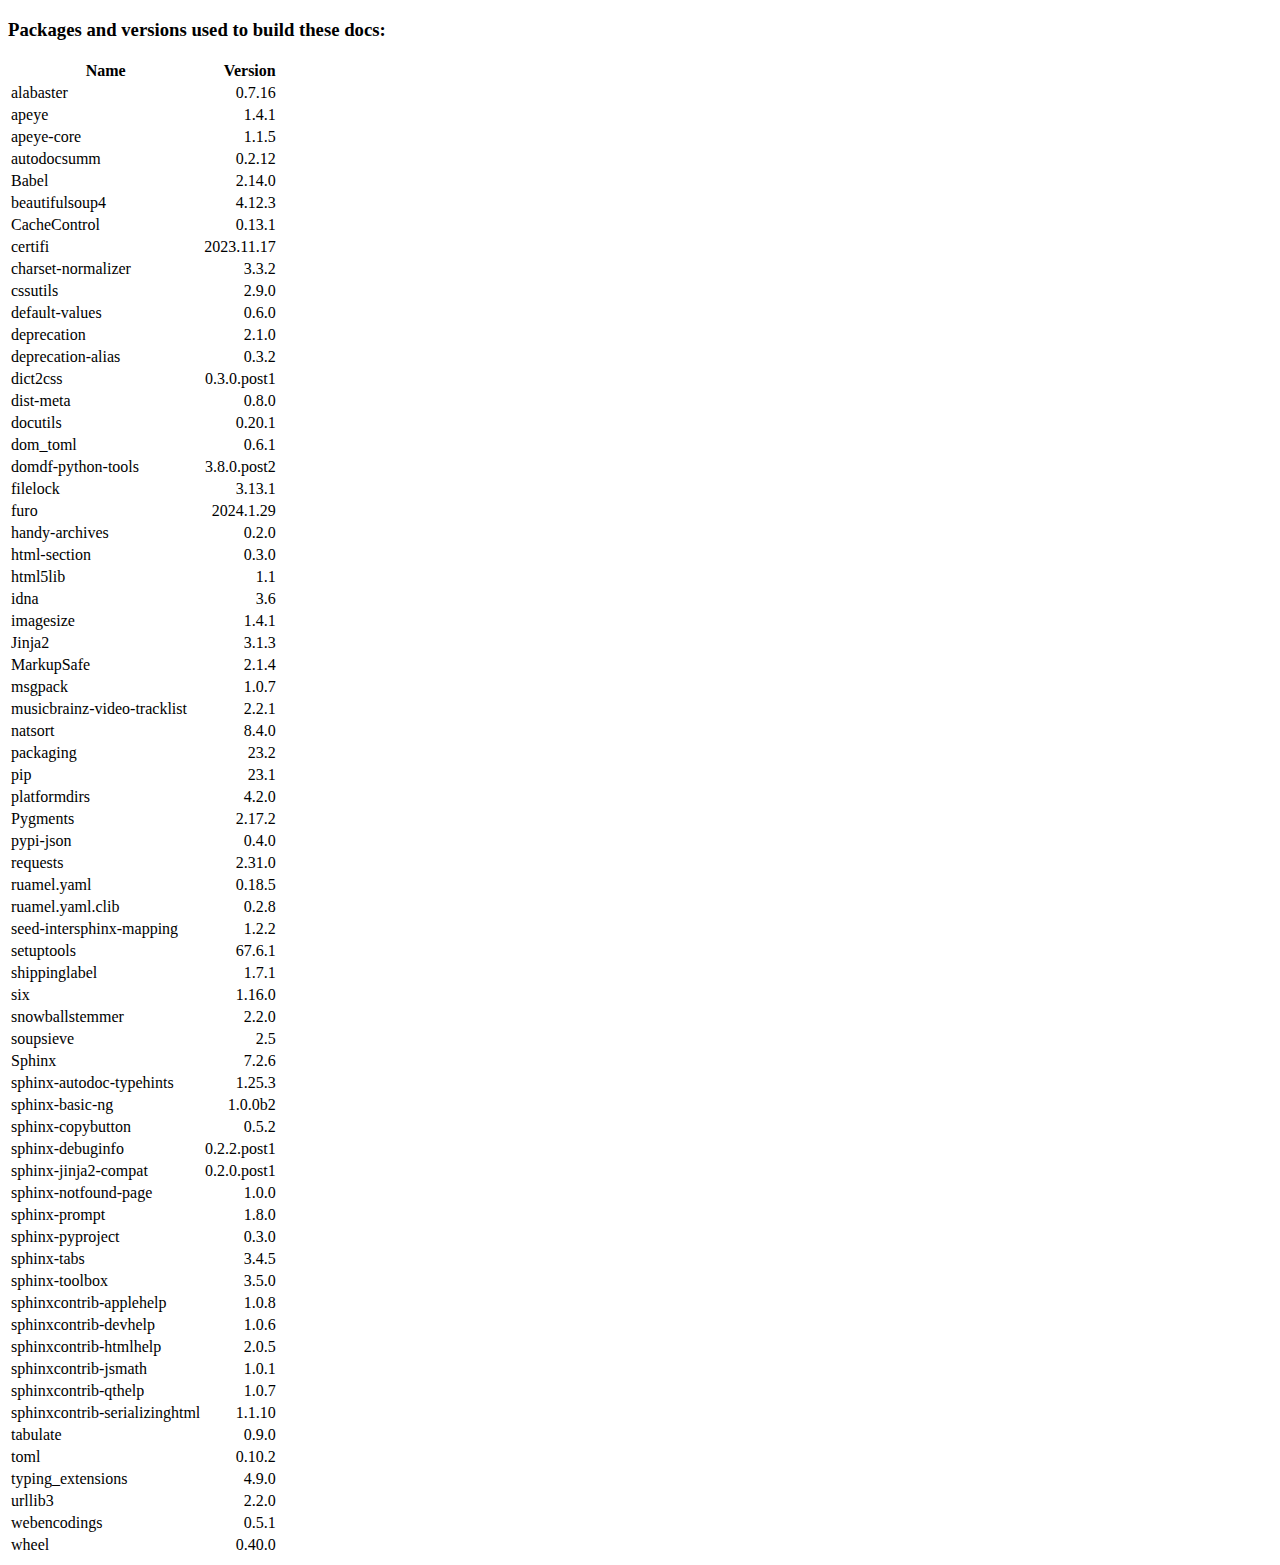
<file: _debug/index.html>
<!doctype html>

<html lang="en">
<head>
  <meta charset="utf-8">
  <title>Sphinx Debuginfo</title>
  <meta name="description" content="Packages and versions used to build these docs">
</head>

<body>
<h3>Packages and versions used to build these docs:</h3>
<table>
<thead>
<tr><th>Name                         </th><th style="text-align: right;">    Version</th></tr>
</thead>
<tbody>
<tr><td>alabaster                    </td><td style="text-align: right;">     0.7.16</td></tr>
<tr><td>apeye                        </td><td style="text-align: right;">      1.4.1</td></tr>
<tr><td>apeye-core                   </td><td style="text-align: right;">      1.1.5</td></tr>
<tr><td>autodocsumm                  </td><td style="text-align: right;">     0.2.12</td></tr>
<tr><td>Babel                        </td><td style="text-align: right;">     2.14.0</td></tr>
<tr><td>beautifulsoup4               </td><td style="text-align: right;">     4.12.3</td></tr>
<tr><td>CacheControl                 </td><td style="text-align: right;">     0.13.1</td></tr>
<tr><td>certifi                      </td><td style="text-align: right;"> 2023.11.17</td></tr>
<tr><td>charset-normalizer           </td><td style="text-align: right;">      3.3.2</td></tr>
<tr><td>cssutils                     </td><td style="text-align: right;">      2.9.0</td></tr>
<tr><td>default-values               </td><td style="text-align: right;">      0.6.0</td></tr>
<tr><td>deprecation                  </td><td style="text-align: right;">      2.1.0</td></tr>
<tr><td>deprecation-alias            </td><td style="text-align: right;">      0.3.2</td></tr>
<tr><td>dict2css                     </td><td style="text-align: right;">0.3.0.post1</td></tr>
<tr><td>dist-meta                    </td><td style="text-align: right;">      0.8.0</td></tr>
<tr><td>docutils                     </td><td style="text-align: right;">     0.20.1</td></tr>
<tr><td>dom_toml                     </td><td style="text-align: right;">      0.6.1</td></tr>
<tr><td>domdf-python-tools           </td><td style="text-align: right;">3.8.0.post2</td></tr>
<tr><td>filelock                     </td><td style="text-align: right;">     3.13.1</td></tr>
<tr><td>furo                         </td><td style="text-align: right;">  2024.1.29</td></tr>
<tr><td>handy-archives               </td><td style="text-align: right;">      0.2.0</td></tr>
<tr><td>html-section                 </td><td style="text-align: right;">      0.3.0</td></tr>
<tr><td>html5lib                     </td><td style="text-align: right;">        1.1</td></tr>
<tr><td>idna                         </td><td style="text-align: right;">        3.6</td></tr>
<tr><td>imagesize                    </td><td style="text-align: right;">      1.4.1</td></tr>
<tr><td>Jinja2                       </td><td style="text-align: right;">      3.1.3</td></tr>
<tr><td>MarkupSafe                   </td><td style="text-align: right;">      2.1.4</td></tr>
<tr><td>msgpack                      </td><td style="text-align: right;">      1.0.7</td></tr>
<tr><td>musicbrainz-video-tracklist  </td><td style="text-align: right;">      2.2.1</td></tr>
<tr><td>natsort                      </td><td style="text-align: right;">      8.4.0</td></tr>
<tr><td>packaging                    </td><td style="text-align: right;">       23.2</td></tr>
<tr><td>pip                          </td><td style="text-align: right;">       23.1</td></tr>
<tr><td>platformdirs                 </td><td style="text-align: right;">      4.2.0</td></tr>
<tr><td>Pygments                     </td><td style="text-align: right;">     2.17.2</td></tr>
<tr><td>pypi-json                    </td><td style="text-align: right;">      0.4.0</td></tr>
<tr><td>requests                     </td><td style="text-align: right;">     2.31.0</td></tr>
<tr><td>ruamel.yaml                  </td><td style="text-align: right;">     0.18.5</td></tr>
<tr><td>ruamel.yaml.clib             </td><td style="text-align: right;">      0.2.8</td></tr>
<tr><td>seed-intersphinx-mapping     </td><td style="text-align: right;">      1.2.2</td></tr>
<tr><td>setuptools                   </td><td style="text-align: right;">     67.6.1</td></tr>
<tr><td>shippinglabel                </td><td style="text-align: right;">      1.7.1</td></tr>
<tr><td>six                          </td><td style="text-align: right;">     1.16.0</td></tr>
<tr><td>snowballstemmer              </td><td style="text-align: right;">      2.2.0</td></tr>
<tr><td>soupsieve                    </td><td style="text-align: right;">        2.5</td></tr>
<tr><td>Sphinx                       </td><td style="text-align: right;">      7.2.6</td></tr>
<tr><td>sphinx-autodoc-typehints     </td><td style="text-align: right;">     1.25.3</td></tr>
<tr><td>sphinx-basic-ng              </td><td style="text-align: right;">    1.0.0b2</td></tr>
<tr><td>sphinx-copybutton            </td><td style="text-align: right;">      0.5.2</td></tr>
<tr><td>sphinx-debuginfo             </td><td style="text-align: right;">0.2.2.post1</td></tr>
<tr><td>sphinx-jinja2-compat         </td><td style="text-align: right;">0.2.0.post1</td></tr>
<tr><td>sphinx-notfound-page         </td><td style="text-align: right;">      1.0.0</td></tr>
<tr><td>sphinx-prompt                </td><td style="text-align: right;">      1.8.0</td></tr>
<tr><td>sphinx-pyproject             </td><td style="text-align: right;">      0.3.0</td></tr>
<tr><td>sphinx-tabs                  </td><td style="text-align: right;">      3.4.5</td></tr>
<tr><td>sphinx-toolbox               </td><td style="text-align: right;">      3.5.0</td></tr>
<tr><td>sphinxcontrib-applehelp      </td><td style="text-align: right;">      1.0.8</td></tr>
<tr><td>sphinxcontrib-devhelp        </td><td style="text-align: right;">      1.0.6</td></tr>
<tr><td>sphinxcontrib-htmlhelp       </td><td style="text-align: right;">      2.0.5</td></tr>
<tr><td>sphinxcontrib-jsmath         </td><td style="text-align: right;">      1.0.1</td></tr>
<tr><td>sphinxcontrib-qthelp         </td><td style="text-align: right;">      1.0.7</td></tr>
<tr><td>sphinxcontrib-serializinghtml</td><td style="text-align: right;">     1.1.10</td></tr>
<tr><td>tabulate                     </td><td style="text-align: right;">      0.9.0</td></tr>
<tr><td>toml                         </td><td style="text-align: right;">     0.10.2</td></tr>
<tr><td>typing_extensions            </td><td style="text-align: right;">      4.9.0</td></tr>
<tr><td>urllib3                      </td><td style="text-align: right;">      2.2.0</td></tr>
<tr><td>webencodings                 </td><td style="text-align: right;">      0.5.1</td></tr>
<tr><td>wheel                        </td><td style="text-align: right;">     0.40.0</td></tr>
</tbody>
</table>
</body>

</html>
</file>
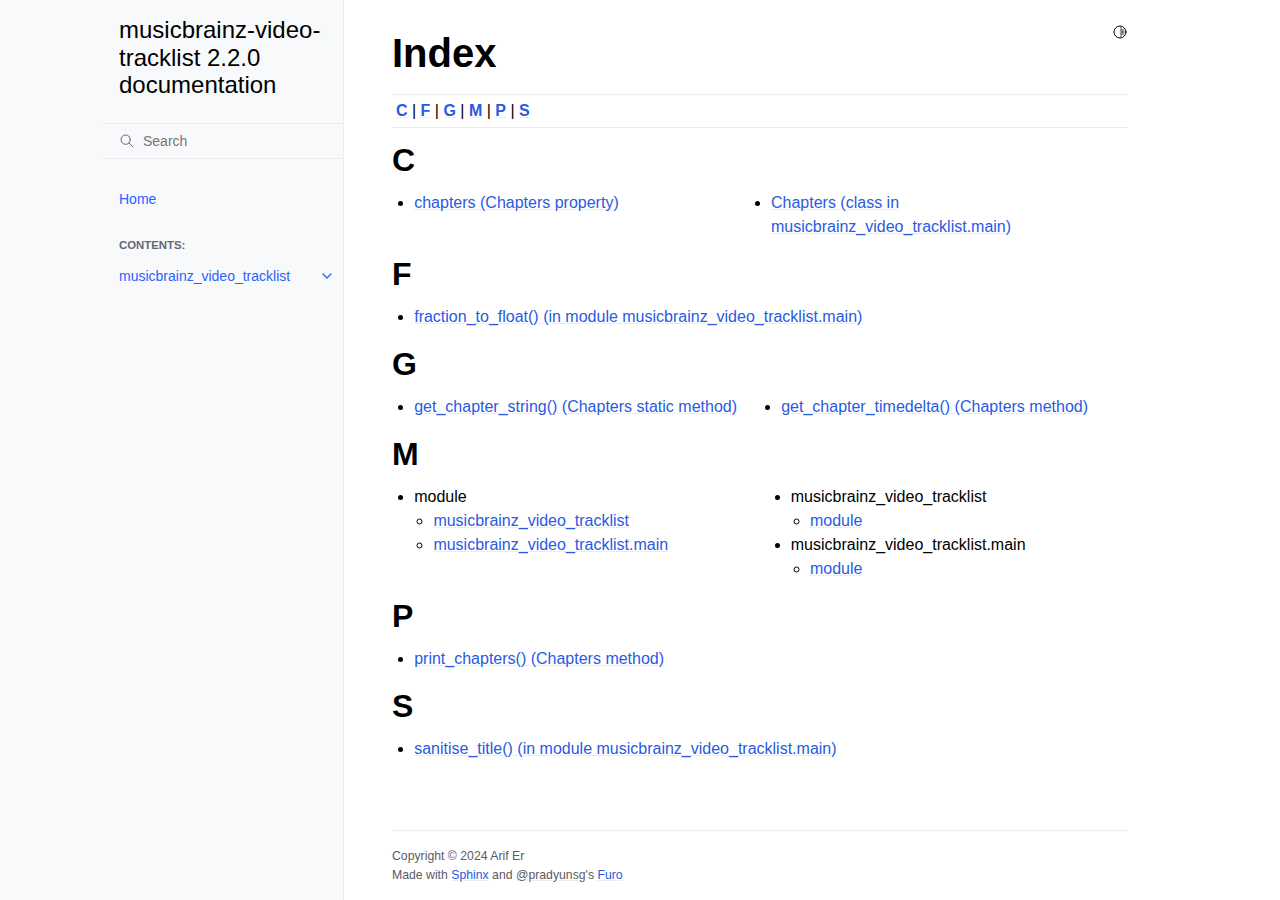
<file: genindex.html>
<!doctype html>
<html class="no-js" lang="en" data-content_root="./">
  <head><meta charset="utf-8"/>
    <meta name="viewport" content="width=device-width,initial-scale=1"/>
    <meta name="color-scheme" content="light dark"><link rel="index" title="Index" href="#" /><link rel="search" title="Search" href="search.html" />

    <!-- Generated with Sphinx 7.2.6 and Furo 2024.01.29 --><title>Index - musicbrainz-video-tracklist 2.2.0 documentation</title>
<link rel="stylesheet" type="text/css" href="_static/pygments.css?v=80d5e7a1" />
    <link rel="stylesheet" type="text/css" href="_static/styles/furo.css?v=135e06be" />
    <link rel="stylesheet" type="text/css" href="_static/css/sphinx-toolbox.css" />
    <link rel="stylesheet" type="text/css" href="_static/copybutton.css?v=76b2166b" />
    <link rel="stylesheet" type="text/css" href="_static/tabs.css?v=a5c4661c" />
    <link rel="stylesheet" type="text/css" href="_static/sphinx_toolbox_installation.css" />
    <link rel="stylesheet" type="text/css" href="_static/styles/furo-extensions.css?v=36a5483c" />
    
    


<style>
  body {
    --color-code-background: #f8f8f8;
  --color-code-foreground: black;
  --toc-title-font-size: 12pt;
  --toc-font-size: 12pt;
  --admonition-font-size: 12pt;
  
  }
  @media not print {
    body[data-theme="dark"] {
      --color-code-background: #202020;
  --color-code-foreground: #d0d0d0;
  --toc-title-font-size: 12pt;
  --toc-font-size: 12pt;
  --admonition-font-size: 12pt;
  
    }
    @media (prefers-color-scheme: dark) {
      body:not([data-theme="light"]) {
        --color-code-background: #202020;
  --color-code-foreground: #d0d0d0;
  --toc-title-font-size: 12pt;
  --toc-font-size: 12pt;
  --admonition-font-size: 12pt;
  
      }
    }
  }
</style>
	<link href="_static/style.css" rel="stylesheet" type="text/css">
</head>
  <body>
    
    <script>
      document.body.dataset.theme = localStorage.getItem("theme") || "auto";
    </script>
    

<svg xmlns="http://www.w3.org/2000/svg" style="display: none;">
  <symbol id="svg-toc" viewBox="0 0 24 24">
    <title>Contents</title>
    <svg stroke="currentColor" fill="currentColor" stroke-width="0" viewBox="0 0 1024 1024">
      <path d="M408 442h480c4.4 0 8-3.6 8-8v-56c0-4.4-3.6-8-8-8H408c-4.4 0-8 3.6-8 8v56c0 4.4 3.6 8 8 8zm-8 204c0 4.4 3.6 8 8 8h480c4.4 0 8-3.6 8-8v-56c0-4.4-3.6-8-8-8H408c-4.4 0-8 3.6-8 8v56zm504-486H120c-4.4 0-8 3.6-8 8v56c0 4.4 3.6 8 8 8h784c4.4 0 8-3.6 8-8v-56c0-4.4-3.6-8-8-8zm0 632H120c-4.4 0-8 3.6-8 8v56c0 4.4 3.6 8 8 8h784c4.4 0 8-3.6 8-8v-56c0-4.4-3.6-8-8-8zM115.4 518.9L271.7 642c5.8 4.6 14.4.5 14.4-6.9V388.9c0-7.4-8.5-11.5-14.4-6.9L115.4 505.1a8.74 8.74 0 0 0 0 13.8z"/>
    </svg>
  </symbol>
  <symbol id="svg-menu" viewBox="0 0 24 24">
    <title>Menu</title>
    <svg xmlns="http://www.w3.org/2000/svg" viewBox="0 0 24 24" fill="none" stroke="currentColor"
      stroke-width="2" stroke-linecap="round" stroke-linejoin="round" class="feather-menu">
      <line x1="3" y1="12" x2="21" y2="12"></line>
      <line x1="3" y1="6" x2="21" y2="6"></line>
      <line x1="3" y1="18" x2="21" y2="18"></line>
    </svg>
  </symbol>
  <symbol id="svg-arrow-right" viewBox="0 0 24 24">
    <title>Expand</title>
    <svg xmlns="http://www.w3.org/2000/svg" viewBox="0 0 24 24" fill="none" stroke="currentColor"
      stroke-width="2" stroke-linecap="round" stroke-linejoin="round" class="feather-chevron-right">
      <polyline points="9 18 15 12 9 6"></polyline>
    </svg>
  </symbol>
  <symbol id="svg-sun" viewBox="0 0 24 24">
    <title>Light mode</title>
    <svg xmlns="http://www.w3.org/2000/svg" viewBox="0 0 24 24" fill="none" stroke="currentColor"
      stroke-width="1.5" stroke-linecap="round" stroke-linejoin="round" class="feather-sun">
      <circle cx="12" cy="12" r="5"></circle>
      <line x1="12" y1="1" x2="12" y2="3"></line>
      <line x1="12" y1="21" x2="12" y2="23"></line>
      <line x1="4.22" y1="4.22" x2="5.64" y2="5.64"></line>
      <line x1="18.36" y1="18.36" x2="19.78" y2="19.78"></line>
      <line x1="1" y1="12" x2="3" y2="12"></line>
      <line x1="21" y1="12" x2="23" y2="12"></line>
      <line x1="4.22" y1="19.78" x2="5.64" y2="18.36"></line>
      <line x1="18.36" y1="5.64" x2="19.78" y2="4.22"></line>
    </svg>
  </symbol>
  <symbol id="svg-moon" viewBox="0 0 24 24">
    <title>Dark mode</title>
    <svg xmlns="http://www.w3.org/2000/svg" viewBox="0 0 24 24" fill="none" stroke="currentColor"
      stroke-width="1.5" stroke-linecap="round" stroke-linejoin="round" class="icon-tabler-moon">
      <path stroke="none" d="M0 0h24v24H0z" fill="none" />
      <path d="M12 3c.132 0 .263 0 .393 0a7.5 7.5 0 0 0 7.92 12.446a9 9 0 1 1 -8.313 -12.454z" />
    </svg>
  </symbol>
  <symbol id="svg-sun-half" viewBox="0 0 24 24">
    <title>Auto light/dark mode</title>
    <svg xmlns="http://www.w3.org/2000/svg" viewBox="0 0 24 24" fill="none" stroke="currentColor"
      stroke-width="1.5" stroke-linecap="round" stroke-linejoin="round" class="icon-tabler-shadow">
      <path stroke="none" d="M0 0h24v24H0z" fill="none"/>
      <circle cx="12" cy="12" r="9" />
      <path d="M13 12h5" />
      <path d="M13 15h4" />
      <path d="M13 18h1" />
      <path d="M13 9h4" />
      <path d="M13 6h1" />
    </svg>
  </symbol>
</svg>

<input type="checkbox" class="sidebar-toggle" name="__navigation" id="__navigation">
<input type="checkbox" class="sidebar-toggle" name="__toc" id="__toc">
<label class="overlay sidebar-overlay" for="__navigation">
  <div class="visually-hidden">Hide navigation sidebar</div>
</label>
<label class="overlay toc-overlay" for="__toc">
  <div class="visually-hidden">Hide table of contents sidebar</div>
</label>



<div class="page">
  <header class="mobile-header">
    <div class="header-left">
      <label class="nav-overlay-icon" for="__navigation">
        <div class="visually-hidden">Toggle site navigation sidebar</div>
        <i class="icon"><svg><use href="#svg-menu"></use></svg></i>
      </label>
    </div>
    <div class="header-center">
      <a href="index.html"><div class="brand">musicbrainz-video-tracklist 2.2.0 documentation</div></a>
    </div>
    <div class="header-right">
      <div class="theme-toggle-container theme-toggle-header">
        <button class="theme-toggle">
          <div class="visually-hidden">Toggle Light / Dark / Auto color theme</div>
          <svg class="theme-icon-when-auto"><use href="#svg-sun-half"></use></svg>
          <svg class="theme-icon-when-dark"><use href="#svg-moon"></use></svg>
          <svg class="theme-icon-when-light"><use href="#svg-sun"></use></svg>
        </button>
      </div>
      <label class="toc-overlay-icon toc-header-icon no-toc" for="__toc">
        <div class="visually-hidden">Toggle table of contents sidebar</div>
        <i class="icon"><svg><use href="#svg-toc"></use></svg></i>
      </label>
    </div>
  </header>
  <aside class="sidebar-drawer">
    <div class="sidebar-container">
      
      <div class="sidebar-sticky"><a class="sidebar-brand" href="index.html">
  
  
  <span class="sidebar-brand-text">musicbrainz-video-tracklist 2.2.0 documentation</span>
  
</a><form class="sidebar-search-container" method="get" action="search.html" role="search">
  <input class="sidebar-search" placeholder="Search" name="q" aria-label="Search">
  <input type="hidden" name="check_keywords" value="yes">
  <input type="hidden" name="area" value="default">
</form>
<div id="searchbox"></div><div class="sidebar-scroll"><div class="sidebar-tree">
  <ul>
<li class="toctree-l1"><a class="reference internal" href="index.html">Home</a></li>
</ul>
<p class="caption" role="heading"><span class="caption-text">Contents:</span></p>
<ul>
<li class="toctree-l1 has-children"><a class="reference internal" href="api/modules.html">musicbrainz_video_tracklist</a><input class="toctree-checkbox" id="toctree-checkbox-1" name="toctree-checkbox-1" role="switch" type="checkbox"/><label for="toctree-checkbox-1"><div class="visually-hidden">Toggle navigation of musicbrainz_video_tracklist</div><i class="icon"><svg><use href="#svg-arrow-right"></use></svg></i></label><ul>
<li class="toctree-l2 has-children"><a class="reference internal" href="api/musicbrainz_video_tracklist.html"><code class="xref py py-mod docutils literal notranslate"><span class="pre">musicbrainz_video_tracklist</span></code></a><input class="toctree-checkbox" id="toctree-checkbox-2" name="toctree-checkbox-2" role="switch" type="checkbox"/><label for="toctree-checkbox-2"><div class="visually-hidden">Toggle navigation of musicbrainz_video_tracklist</div><i class="icon"><svg><use href="#svg-arrow-right"></use></svg></i></label><ul>
<li class="toctree-l3"><a class="reference internal" href="api/musicbrainz_video_tracklist.main.html"><code class="xref py py-mod docutils literal notranslate"><span class="pre">musicbrainz_video_tracklist.main</span></code></a></li>
</ul>
</li>
</ul>
</li>
</ul>

</div>
</div>

      </div>
      
    </div>
  </aside>
  <div class="main">
    <div class="content">
      <div class="article-container">
        <a href="#" class="back-to-top muted-link">
          <svg xmlns="http://www.w3.org/2000/svg" viewBox="0 0 24 24">
            <path d="M13 20h-2V8l-5.5 5.5-1.42-1.42L12 4.16l7.92 7.92-1.42 1.42L13 8v12z"></path>
          </svg>
          <span>Back to top</span>
        </a>
        <div class="content-icon-container">
          <div class="theme-toggle-container theme-toggle-content">
            <button class="theme-toggle">
              <div class="visually-hidden">Toggle Light / Dark / Auto color theme</div>
              <svg class="theme-icon-when-auto"><use href="#svg-sun-half"></use></svg>
              <svg class="theme-icon-when-dark"><use href="#svg-moon"></use></svg>
              <svg class="theme-icon-when-light"><use href="#svg-sun"></use></svg>
            </button>
          </div>
          <label class="toc-overlay-icon toc-content-icon no-toc" for="__toc">
            <div class="visually-hidden">Toggle table of contents sidebar</div>
            <i class="icon"><svg><use href="#svg-toc"></use></svg></i>
          </label>
        </div>
        <article role="main">
          
<section class="genindex-section">
  <h1 id="index">Index</h1>
  <div class="genindex-jumpbox"><a href="#C"><strong>C</strong></a> | <a href="#F"><strong>F</strong></a> | <a href="#G"><strong>G</strong></a> | <a href="#M"><strong>M</strong></a> | <a href="#P"><strong>P</strong></a> | <a href="#S"><strong>S</strong></a></div>
</section>
<section id="C" class="genindex-section">
  <h2>C</h2>
  <table style="width: 100%" class="indextable genindextable"><tr>
    <td style="width: 33%; vertical-align: top;"><ul>
        <li><a href="api/musicbrainz_video_tracklist.main.html#musicbrainz_video_tracklist.main.Chapters.chapters">chapters (Chapters property)</a>
</li>
    </ul></td>
    <td style="width: 33%; vertical-align: top;"><ul>
        <li><a href="api/musicbrainz_video_tracklist.main.html#musicbrainz_video_tracklist.main.Chapters">Chapters (class in musicbrainz_video_tracklist.main)</a>
</li>
    </ul></td>
  </tr></table>
</section>

<section id="F" class="genindex-section">
  <h2>F</h2>
  <table style="width: 100%" class="indextable genindextable"><tr>
    <td style="width: 33%; vertical-align: top;"><ul>
        <li><a href="api/musicbrainz_video_tracklist.main.html#musicbrainz_video_tracklist.main.fraction_to_float">fraction_to_float() (in module musicbrainz_video_tracklist.main)</a>
</li>
    </ul></td>
  </tr></table>
</section>

<section id="G" class="genindex-section">
  <h2>G</h2>
  <table style="width: 100%" class="indextable genindextable"><tr>
    <td style="width: 33%; vertical-align: top;"><ul>
        <li><a href="api/musicbrainz_video_tracklist.main.html#musicbrainz_video_tracklist.main.Chapters.get_chapter_string">get_chapter_string() (Chapters static method)</a>
</li>
    </ul></td>
    <td style="width: 33%; vertical-align: top;"><ul>
        <li><a href="api/musicbrainz_video_tracklist.main.html#musicbrainz_video_tracklist.main.Chapters.get_chapter_timedelta">get_chapter_timedelta() (Chapters method)</a>
</li>
    </ul></td>
  </tr></table>
</section>

<section id="M" class="genindex-section">
  <h2>M</h2>
  <table style="width: 100%" class="indextable genindextable"><tr>
    <td style="width: 33%; vertical-align: top;"><ul>
        <li>
    module

        <ul>
          <li><a href="api/musicbrainz_video_tracklist.html#module-musicbrainz_video_tracklist">musicbrainz_video_tracklist</a>
</li>
          <li><a href="api/musicbrainz_video_tracklist.main.html#module-musicbrainz_video_tracklist.main">musicbrainz_video_tracklist.main</a>
</li>
        </ul></li>
    </ul></td>
    <td style="width: 33%; vertical-align: top;"><ul>
        <li>
    musicbrainz_video_tracklist

        <ul>
          <li><a href="api/musicbrainz_video_tracklist.html#module-musicbrainz_video_tracklist">module</a>
</li>
        </ul></li>
        <li>
    musicbrainz_video_tracklist.main

        <ul>
          <li><a href="api/musicbrainz_video_tracklist.main.html#module-musicbrainz_video_tracklist.main">module</a>
</li>
        </ul></li>
    </ul></td>
  </tr></table>
</section>

<section id="P" class="genindex-section">
  <h2>P</h2>
  <table style="width: 100%" class="indextable genindextable"><tr>
    <td style="width: 33%; vertical-align: top;"><ul>
        <li><a href="api/musicbrainz_video_tracklist.main.html#musicbrainz_video_tracklist.main.Chapters.print_chapters">print_chapters() (Chapters method)</a>
</li>
    </ul></td>
  </tr></table>
</section>

<section id="S" class="genindex-section">
  <h2>S</h2>
  <table style="width: 100%" class="indextable genindextable"><tr>
    <td style="width: 33%; vertical-align: top;"><ul>
        <li><a href="api/musicbrainz_video_tracklist.main.html#musicbrainz_video_tracklist.main.sanitise_title">sanitise_title() (in module musicbrainz_video_tracklist.main)</a>
</li>
    </ul></td>
  </tr></table>
</section>


        </article>
      </div>
      <footer>
        
        <div class="related-pages">
          
          
        </div>
        <div class="bottom-of-page">
          <div class="left-details">
            <div class="copyright">
                Copyright &#169; 2024 Arif Er
            </div>
            Made with <a href="https://www.sphinx-doc.org/">Sphinx</a> and <a class="muted-link" href="https://pradyunsg.me">@pradyunsg</a>'s
            
            <a href="https://github.com/pradyunsg/furo">Furo</a>
            
          </div>
          <div class="right-details">
            
          </div>
        </div>
        
      </footer>
    </div>
    <aside class="toc-drawer no-toc">
      
      
      
    </aside>
  </div>
</div><script src="_static/documentation_options.js?v=b21de401"></script>
    <script src="_static/doctools.js?v=888ff710"></script>
    <script src="_static/sphinx_highlight.js?v=dc90522c"></script>
    <script src="_static/scripts/furo.js?v=32e29ea5"></script>
    <script src="_static/clipboard.min.js?v=a7894cd8"></script>
    <script src="_static/copybutton.js?v=f281be69"></script>
    <script src="_static/tabs.js?v=3030b3cb"></script>
    <script src="_static/sphinx_toolbox_installation.js"></script>
    </body>
</html>
</file>
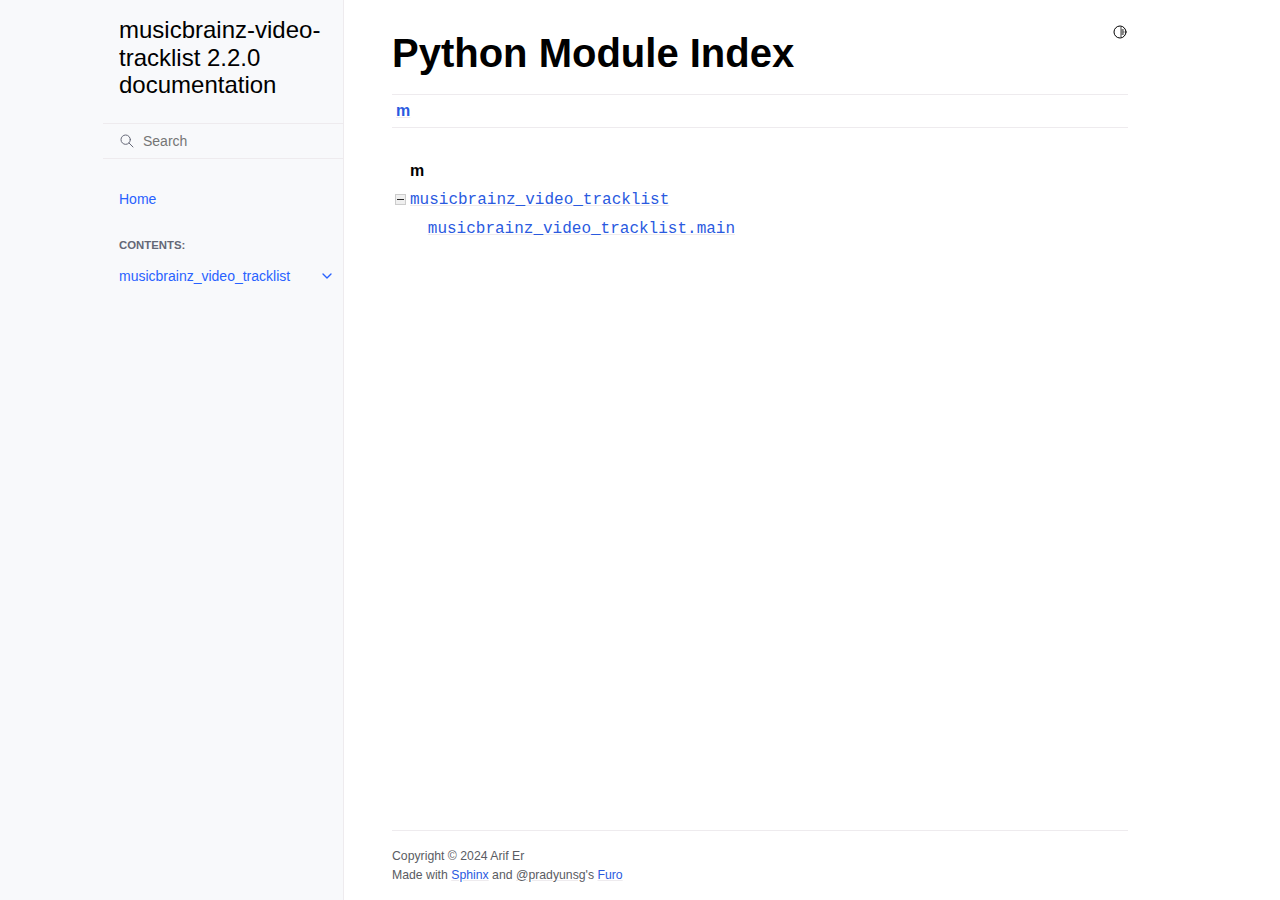
<file: py-modindex.html>
<!doctype html>
<html class="no-js" lang="en" data-content_root="./">
  <head><meta charset="utf-8"/>
    <meta name="viewport" content="width=device-width,initial-scale=1"/>
    <meta name="color-scheme" content="light dark"><link rel="index" title="Index" href="genindex.html" /><link rel="search" title="Search" href="search.html" />

    <!-- Generated with Sphinx 7.2.6 and Furo 2024.01.29 --><title>Python Module Index - musicbrainz-video-tracklist 2.2.0 documentation</title>
<link rel="stylesheet" type="text/css" href="_static/pygments.css?v=80d5e7a1" />
    <link rel="stylesheet" type="text/css" href="_static/styles/furo.css?v=135e06be" />
    <link rel="stylesheet" type="text/css" href="_static/css/sphinx-toolbox.css" />
    <link rel="stylesheet" type="text/css" href="_static/copybutton.css?v=76b2166b" />
    <link rel="stylesheet" type="text/css" href="_static/tabs.css?v=a5c4661c" />
    <link rel="stylesheet" type="text/css" href="_static/sphinx_toolbox_installation.css" />
    <link rel="stylesheet" type="text/css" href="_static/styles/furo-extensions.css?v=36a5483c" />
    
    


<style>
  body {
    --color-code-background: #f8f8f8;
  --color-code-foreground: black;
  --toc-title-font-size: 12pt;
  --toc-font-size: 12pt;
  --admonition-font-size: 12pt;
  
  }
  @media not print {
    body[data-theme="dark"] {
      --color-code-background: #202020;
  --color-code-foreground: #d0d0d0;
  --toc-title-font-size: 12pt;
  --toc-font-size: 12pt;
  --admonition-font-size: 12pt;
  
    }
    @media (prefers-color-scheme: dark) {
      body:not([data-theme="light"]) {
        --color-code-background: #202020;
  --color-code-foreground: #d0d0d0;
  --toc-title-font-size: 12pt;
  --toc-font-size: 12pt;
  --admonition-font-size: 12pt;
  
      }
    }
  }
</style>
	<link href="_static/style.css" rel="stylesheet" type="text/css">
</head>
  <body>
    
    <script>
      document.body.dataset.theme = localStorage.getItem("theme") || "auto";
    </script>
    

<svg xmlns="http://www.w3.org/2000/svg" style="display: none;">
  <symbol id="svg-toc" viewBox="0 0 24 24">
    <title>Contents</title>
    <svg stroke="currentColor" fill="currentColor" stroke-width="0" viewBox="0 0 1024 1024">
      <path d="M408 442h480c4.4 0 8-3.6 8-8v-56c0-4.4-3.6-8-8-8H408c-4.4 0-8 3.6-8 8v56c0 4.4 3.6 8 8 8zm-8 204c0 4.4 3.6 8 8 8h480c4.4 0 8-3.6 8-8v-56c0-4.4-3.6-8-8-8H408c-4.4 0-8 3.6-8 8v56zm504-486H120c-4.4 0-8 3.6-8 8v56c0 4.4 3.6 8 8 8h784c4.4 0 8-3.6 8-8v-56c0-4.4-3.6-8-8-8zm0 632H120c-4.4 0-8 3.6-8 8v56c0 4.4 3.6 8 8 8h784c4.4 0 8-3.6 8-8v-56c0-4.4-3.6-8-8-8zM115.4 518.9L271.7 642c5.8 4.6 14.4.5 14.4-6.9V388.9c0-7.4-8.5-11.5-14.4-6.9L115.4 505.1a8.74 8.74 0 0 0 0 13.8z"/>
    </svg>
  </symbol>
  <symbol id="svg-menu" viewBox="0 0 24 24">
    <title>Menu</title>
    <svg xmlns="http://www.w3.org/2000/svg" viewBox="0 0 24 24" fill="none" stroke="currentColor"
      stroke-width="2" stroke-linecap="round" stroke-linejoin="round" class="feather-menu">
      <line x1="3" y1="12" x2="21" y2="12"></line>
      <line x1="3" y1="6" x2="21" y2="6"></line>
      <line x1="3" y1="18" x2="21" y2="18"></line>
    </svg>
  </symbol>
  <symbol id="svg-arrow-right" viewBox="0 0 24 24">
    <title>Expand</title>
    <svg xmlns="http://www.w3.org/2000/svg" viewBox="0 0 24 24" fill="none" stroke="currentColor"
      stroke-width="2" stroke-linecap="round" stroke-linejoin="round" class="feather-chevron-right">
      <polyline points="9 18 15 12 9 6"></polyline>
    </svg>
  </symbol>
  <symbol id="svg-sun" viewBox="0 0 24 24">
    <title>Light mode</title>
    <svg xmlns="http://www.w3.org/2000/svg" viewBox="0 0 24 24" fill="none" stroke="currentColor"
      stroke-width="1.5" stroke-linecap="round" stroke-linejoin="round" class="feather-sun">
      <circle cx="12" cy="12" r="5"></circle>
      <line x1="12" y1="1" x2="12" y2="3"></line>
      <line x1="12" y1="21" x2="12" y2="23"></line>
      <line x1="4.22" y1="4.22" x2="5.64" y2="5.64"></line>
      <line x1="18.36" y1="18.36" x2="19.78" y2="19.78"></line>
      <line x1="1" y1="12" x2="3" y2="12"></line>
      <line x1="21" y1="12" x2="23" y2="12"></line>
      <line x1="4.22" y1="19.78" x2="5.64" y2="18.36"></line>
      <line x1="18.36" y1="5.64" x2="19.78" y2="4.22"></line>
    </svg>
  </symbol>
  <symbol id="svg-moon" viewBox="0 0 24 24">
    <title>Dark mode</title>
    <svg xmlns="http://www.w3.org/2000/svg" viewBox="0 0 24 24" fill="none" stroke="currentColor"
      stroke-width="1.5" stroke-linecap="round" stroke-linejoin="round" class="icon-tabler-moon">
      <path stroke="none" d="M0 0h24v24H0z" fill="none" />
      <path d="M12 3c.132 0 .263 0 .393 0a7.5 7.5 0 0 0 7.92 12.446a9 9 0 1 1 -8.313 -12.454z" />
    </svg>
  </symbol>
  <symbol id="svg-sun-half" viewBox="0 0 24 24">
    <title>Auto light/dark mode</title>
    <svg xmlns="http://www.w3.org/2000/svg" viewBox="0 0 24 24" fill="none" stroke="currentColor"
      stroke-width="1.5" stroke-linecap="round" stroke-linejoin="round" class="icon-tabler-shadow">
      <path stroke="none" d="M0 0h24v24H0z" fill="none"/>
      <circle cx="12" cy="12" r="9" />
      <path d="M13 12h5" />
      <path d="M13 15h4" />
      <path d="M13 18h1" />
      <path d="M13 9h4" />
      <path d="M13 6h1" />
    </svg>
  </symbol>
</svg>

<input type="checkbox" class="sidebar-toggle" name="__navigation" id="__navigation">
<input type="checkbox" class="sidebar-toggle" name="__toc" id="__toc">
<label class="overlay sidebar-overlay" for="__navigation">
  <div class="visually-hidden">Hide navigation sidebar</div>
</label>
<label class="overlay toc-overlay" for="__toc">
  <div class="visually-hidden">Hide table of contents sidebar</div>
</label>



<div class="page">
  <header class="mobile-header">
    <div class="header-left">
      <label class="nav-overlay-icon" for="__navigation">
        <div class="visually-hidden">Toggle site navigation sidebar</div>
        <i class="icon"><svg><use href="#svg-menu"></use></svg></i>
      </label>
    </div>
    <div class="header-center">
      <a href="index.html"><div class="brand">musicbrainz-video-tracklist 2.2.0 documentation</div></a>
    </div>
    <div class="header-right">
      <div class="theme-toggle-container theme-toggle-header">
        <button class="theme-toggle">
          <div class="visually-hidden">Toggle Light / Dark / Auto color theme</div>
          <svg class="theme-icon-when-auto"><use href="#svg-sun-half"></use></svg>
          <svg class="theme-icon-when-dark"><use href="#svg-moon"></use></svg>
          <svg class="theme-icon-when-light"><use href="#svg-sun"></use></svg>
        </button>
      </div>
      <label class="toc-overlay-icon toc-header-icon no-toc" for="__toc">
        <div class="visually-hidden">Toggle table of contents sidebar</div>
        <i class="icon"><svg><use href="#svg-toc"></use></svg></i>
      </label>
    </div>
  </header>
  <aside class="sidebar-drawer">
    <div class="sidebar-container">
      
      <div class="sidebar-sticky"><a class="sidebar-brand" href="index.html">
  
  
  <span class="sidebar-brand-text">musicbrainz-video-tracklist 2.2.0 documentation</span>
  
</a><form class="sidebar-search-container" method="get" action="search.html" role="search">
  <input class="sidebar-search" placeholder="Search" name="q" aria-label="Search">
  <input type="hidden" name="check_keywords" value="yes">
  <input type="hidden" name="area" value="default">
</form>
<div id="searchbox"></div><div class="sidebar-scroll"><div class="sidebar-tree">
  <ul>
<li class="toctree-l1"><a class="reference internal" href="index.html">Home</a></li>
</ul>
<p class="caption" role="heading"><span class="caption-text">Contents:</span></p>
<ul>
<li class="toctree-l1 has-children"><a class="reference internal" href="api/modules.html">musicbrainz_video_tracklist</a><input class="toctree-checkbox" id="toctree-checkbox-1" name="toctree-checkbox-1" role="switch" type="checkbox"/><label for="toctree-checkbox-1"><div class="visually-hidden">Toggle navigation of musicbrainz_video_tracklist</div><i class="icon"><svg><use href="#svg-arrow-right"></use></svg></i></label><ul>
<li class="toctree-l2 has-children"><a class="reference internal" href="api/musicbrainz_video_tracklist.html"><code class="xref py py-mod docutils literal notranslate"><span class="pre">musicbrainz_video_tracklist</span></code></a><input class="toctree-checkbox" id="toctree-checkbox-2" name="toctree-checkbox-2" role="switch" type="checkbox"/><label for="toctree-checkbox-2"><div class="visually-hidden">Toggle navigation of musicbrainz_video_tracklist</div><i class="icon"><svg><use href="#svg-arrow-right"></use></svg></i></label><ul>
<li class="toctree-l3"><a class="reference internal" href="api/musicbrainz_video_tracklist.main.html"><code class="xref py py-mod docutils literal notranslate"><span class="pre">musicbrainz_video_tracklist.main</span></code></a></li>
</ul>
</li>
</ul>
</li>
</ul>

</div>
</div>

      </div>
      
    </div>
  </aside>
  <div class="main">
    <div class="content">
      <div class="article-container">
        <a href="#" class="back-to-top muted-link">
          <svg xmlns="http://www.w3.org/2000/svg" viewBox="0 0 24 24">
            <path d="M13 20h-2V8l-5.5 5.5-1.42-1.42L12 4.16l7.92 7.92-1.42 1.42L13 8v12z"></path>
          </svg>
          <span>Back to top</span>
        </a>
        <div class="content-icon-container">
          <div class="theme-toggle-container theme-toggle-content">
            <button class="theme-toggle">
              <div class="visually-hidden">Toggle Light / Dark / Auto color theme</div>
              <svg class="theme-icon-when-auto"><use href="#svg-sun-half"></use></svg>
              <svg class="theme-icon-when-dark"><use href="#svg-moon"></use></svg>
              <svg class="theme-icon-when-light"><use href="#svg-sun"></use></svg>
            </button>
          </div>
          <label class="toc-overlay-icon toc-content-icon no-toc" for="__toc">
            <div class="visually-hidden">Toggle table of contents sidebar</div>
            <i class="icon"><svg><use href="#svg-toc"></use></svg></i>
          </label>
        </div>
        <article role="main">
          
<section class="domainindex-section">
  <h1>Python Module Index</h1>
  <div class="domainindex-jumpbox"><a href="#cap-m"><strong>m</strong></a></div>
</section>
<table class="domainindex-table">
  <tr class="pcap">
    <td></td><td>&#160;</td><td></td>
  </tr>
  <tr class="cap" id="cap-m">
    <td></td><td><strong>m</strong></td><td></td>
  </tr>
  <tr>
    <td><img src="_static/minus.png" class="toggler"
              id="toggle-1" style="display: none" alt="-" /></td>
    <td>
        <a href="api/musicbrainz_video_tracklist.html#module-musicbrainz_video_tracklist"><code class="xref">musicbrainz_video_tracklist</code></a></td><td>
    <em></em></td>
  </tr>
  <tr class="cg-1">
    <td></td>
    <td>&#160;&#160;&#160;
        <a href="api/musicbrainz_video_tracklist.main.html#module-musicbrainz_video_tracklist.main"><code class="xref">musicbrainz_video_tracklist.main</code></a></td><td>
    <em></em></td>
  </tr>
</table>

        </article>
      </div>
      <footer>
        
        <div class="related-pages">
          
          
        </div>
        <div class="bottom-of-page">
          <div class="left-details">
            <div class="copyright">
                Copyright &#169; 2024 Arif Er
            </div>
            Made with <a href="https://www.sphinx-doc.org/">Sphinx</a> and <a class="muted-link" href="https://pradyunsg.me">@pradyunsg</a>'s
            
            <a href="https://github.com/pradyunsg/furo">Furo</a>
            
          </div>
          <div class="right-details">
            
          </div>
        </div>
        
      </footer>
    </div>
    <aside class="toc-drawer no-toc">
      
      
      
    </aside>
  </div>
</div><script src="_static/documentation_options.js?v=b21de401"></script>
    <script src="_static/doctools.js?v=888ff710"></script>
    <script src="_static/sphinx_highlight.js?v=dc90522c"></script>
    <script src="_static/scripts/furo.js?v=32e29ea5"></script>
    <script src="_static/clipboard.min.js?v=a7894cd8"></script>
    <script src="_static/copybutton.js?v=f281be69"></script>
    <script src="_static/tabs.js?v=3030b3cb"></script>
    <script src="_static/sphinx_toolbox_installation.js"></script>
    </body>
</html>
</file>
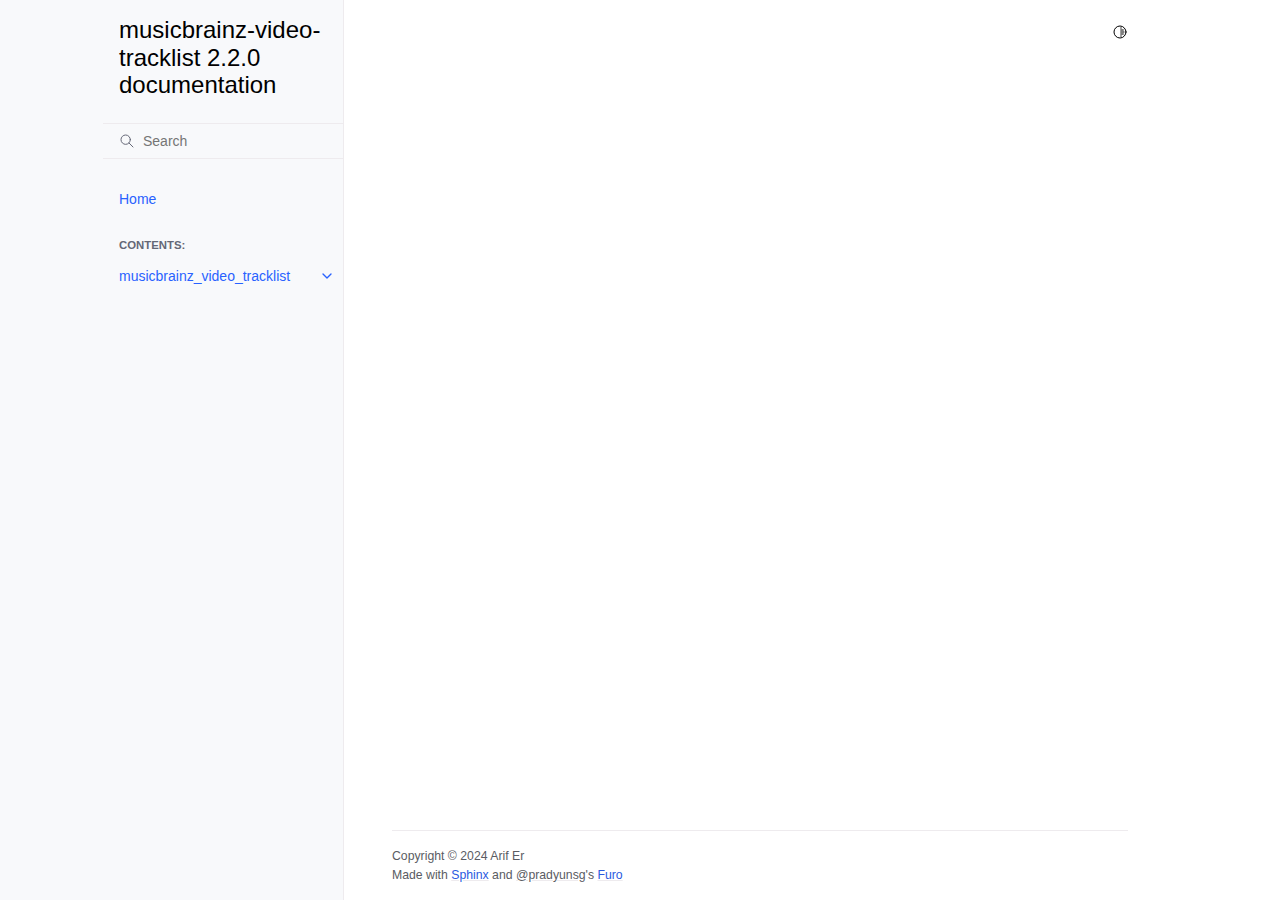
<file: search.html>
<!doctype html>
<html class="no-js" lang="en" data-content_root="./">
  <head><meta charset="utf-8"/>
    <meta name="viewport" content="width=device-width,initial-scale=1"/>
    <meta name="color-scheme" content="light dark"><link rel="index" title="Index" href="genindex.html" /><link rel="search" title="Search" href="#" />

    <!-- Generated with Sphinx 7.2.6 and Furo 2024.01.29 --><title>Search - musicbrainz-video-tracklist 2.2.0 documentation</title><link rel="stylesheet" type="text/css" href="_static/pygments.css?v=80d5e7a1" />
    <link rel="stylesheet" type="text/css" href="_static/styles/furo.css?v=135e06be" />
    <link rel="stylesheet" type="text/css" href="_static/css/sphinx-toolbox.css" />
    <link rel="stylesheet" type="text/css" href="_static/copybutton.css?v=76b2166b" />
    <link rel="stylesheet" type="text/css" href="_static/tabs.css?v=a5c4661c" />
    <link rel="stylesheet" type="text/css" href="_static/sphinx_toolbox_installation.css" />
    <link rel="stylesheet" type="text/css" href="_static/styles/furo-extensions.css?v=36a5483c" />
    
    


<style>
  body {
    --color-code-background: #f8f8f8;
  --color-code-foreground: black;
  --toc-title-font-size: 12pt;
  --toc-font-size: 12pt;
  --admonition-font-size: 12pt;
  
  }
  @media not print {
    body[data-theme="dark"] {
      --color-code-background: #202020;
  --color-code-foreground: #d0d0d0;
  --toc-title-font-size: 12pt;
  --toc-font-size: 12pt;
  --admonition-font-size: 12pt;
  
    }
    @media (prefers-color-scheme: dark) {
      body:not([data-theme="light"]) {
        --color-code-background: #202020;
  --color-code-foreground: #d0d0d0;
  --toc-title-font-size: 12pt;
  --toc-font-size: 12pt;
  --admonition-font-size: 12pt;
  
      }
    }
  }
</style>
	<link href="_static/style.css" rel="stylesheet" type="text/css">
</head>
  <body>
    
    <script>
      document.body.dataset.theme = localStorage.getItem("theme") || "auto";
    </script>
    

<svg xmlns="http://www.w3.org/2000/svg" style="display: none;">
  <symbol id="svg-toc" viewBox="0 0 24 24">
    <title>Contents</title>
    <svg stroke="currentColor" fill="currentColor" stroke-width="0" viewBox="0 0 1024 1024">
      <path d="M408 442h480c4.4 0 8-3.6 8-8v-56c0-4.4-3.6-8-8-8H408c-4.4 0-8 3.6-8 8v56c0 4.4 3.6 8 8 8zm-8 204c0 4.4 3.6 8 8 8h480c4.4 0 8-3.6 8-8v-56c0-4.4-3.6-8-8-8H408c-4.4 0-8 3.6-8 8v56zm504-486H120c-4.4 0-8 3.6-8 8v56c0 4.4 3.6 8 8 8h784c4.4 0 8-3.6 8-8v-56c0-4.4-3.6-8-8-8zm0 632H120c-4.4 0-8 3.6-8 8v56c0 4.4 3.6 8 8 8h784c4.4 0 8-3.6 8-8v-56c0-4.4-3.6-8-8-8zM115.4 518.9L271.7 642c5.8 4.6 14.4.5 14.4-6.9V388.9c0-7.4-8.5-11.5-14.4-6.9L115.4 505.1a8.74 8.74 0 0 0 0 13.8z"/>
    </svg>
  </symbol>
  <symbol id="svg-menu" viewBox="0 0 24 24">
    <title>Menu</title>
    <svg xmlns="http://www.w3.org/2000/svg" viewBox="0 0 24 24" fill="none" stroke="currentColor"
      stroke-width="2" stroke-linecap="round" stroke-linejoin="round" class="feather-menu">
      <line x1="3" y1="12" x2="21" y2="12"></line>
      <line x1="3" y1="6" x2="21" y2="6"></line>
      <line x1="3" y1="18" x2="21" y2="18"></line>
    </svg>
  </symbol>
  <symbol id="svg-arrow-right" viewBox="0 0 24 24">
    <title>Expand</title>
    <svg xmlns="http://www.w3.org/2000/svg" viewBox="0 0 24 24" fill="none" stroke="currentColor"
      stroke-width="2" stroke-linecap="round" stroke-linejoin="round" class="feather-chevron-right">
      <polyline points="9 18 15 12 9 6"></polyline>
    </svg>
  </symbol>
  <symbol id="svg-sun" viewBox="0 0 24 24">
    <title>Light mode</title>
    <svg xmlns="http://www.w3.org/2000/svg" viewBox="0 0 24 24" fill="none" stroke="currentColor"
      stroke-width="1.5" stroke-linecap="round" stroke-linejoin="round" class="feather-sun">
      <circle cx="12" cy="12" r="5"></circle>
      <line x1="12" y1="1" x2="12" y2="3"></line>
      <line x1="12" y1="21" x2="12" y2="23"></line>
      <line x1="4.22" y1="4.22" x2="5.64" y2="5.64"></line>
      <line x1="18.36" y1="18.36" x2="19.78" y2="19.78"></line>
      <line x1="1" y1="12" x2="3" y2="12"></line>
      <line x1="21" y1="12" x2="23" y2="12"></line>
      <line x1="4.22" y1="19.78" x2="5.64" y2="18.36"></line>
      <line x1="18.36" y1="5.64" x2="19.78" y2="4.22"></line>
    </svg>
  </symbol>
  <symbol id="svg-moon" viewBox="0 0 24 24">
    <title>Dark mode</title>
    <svg xmlns="http://www.w3.org/2000/svg" viewBox="0 0 24 24" fill="none" stroke="currentColor"
      stroke-width="1.5" stroke-linecap="round" stroke-linejoin="round" class="icon-tabler-moon">
      <path stroke="none" d="M0 0h24v24H0z" fill="none" />
      <path d="M12 3c.132 0 .263 0 .393 0a7.5 7.5 0 0 0 7.92 12.446a9 9 0 1 1 -8.313 -12.454z" />
    </svg>
  </symbol>
  <symbol id="svg-sun-half" viewBox="0 0 24 24">
    <title>Auto light/dark mode</title>
    <svg xmlns="http://www.w3.org/2000/svg" viewBox="0 0 24 24" fill="none" stroke="currentColor"
      stroke-width="1.5" stroke-linecap="round" stroke-linejoin="round" class="icon-tabler-shadow">
      <path stroke="none" d="M0 0h24v24H0z" fill="none"/>
      <circle cx="12" cy="12" r="9" />
      <path d="M13 12h5" />
      <path d="M13 15h4" />
      <path d="M13 18h1" />
      <path d="M13 9h4" />
      <path d="M13 6h1" />
    </svg>
  </symbol>
</svg>

<input type="checkbox" class="sidebar-toggle" name="__navigation" id="__navigation">
<input type="checkbox" class="sidebar-toggle" name="__toc" id="__toc">
<label class="overlay sidebar-overlay" for="__navigation">
  <div class="visually-hidden">Hide navigation sidebar</div>
</label>
<label class="overlay toc-overlay" for="__toc">
  <div class="visually-hidden">Hide table of contents sidebar</div>
</label>



<div class="page">
  <header class="mobile-header">
    <div class="header-left">
      <label class="nav-overlay-icon" for="__navigation">
        <div class="visually-hidden">Toggle site navigation sidebar</div>
        <i class="icon"><svg><use href="#svg-menu"></use></svg></i>
      </label>
    </div>
    <div class="header-center">
      <a href="index.html"><div class="brand">musicbrainz-video-tracklist 2.2.0 documentation</div></a>
    </div>
    <div class="header-right">
      <div class="theme-toggle-container theme-toggle-header">
        <button class="theme-toggle">
          <div class="visually-hidden">Toggle Light / Dark / Auto color theme</div>
          <svg class="theme-icon-when-auto"><use href="#svg-sun-half"></use></svg>
          <svg class="theme-icon-when-dark"><use href="#svg-moon"></use></svg>
          <svg class="theme-icon-when-light"><use href="#svg-sun"></use></svg>
        </button>
      </div>
      <label class="toc-overlay-icon toc-header-icon no-toc" for="__toc">
        <div class="visually-hidden">Toggle table of contents sidebar</div>
        <i class="icon"><svg><use href="#svg-toc"></use></svg></i>
      </label>
    </div>
  </header>
  <aside class="sidebar-drawer">
    <div class="sidebar-container">
      
      <div class="sidebar-sticky"><a class="sidebar-brand" href="index.html">
  
  
  <span class="sidebar-brand-text">musicbrainz-video-tracklist 2.2.0 documentation</span>
  
</a><form class="sidebar-search-container" method="get" action="#" role="search">
  <input class="sidebar-search" placeholder="Search" name="q" aria-label="Search">
  <input type="hidden" name="check_keywords" value="yes">
  <input type="hidden" name="area" value="default">
</form>
<div id="searchbox"></div><div class="sidebar-scroll"><div class="sidebar-tree">
  <ul>
<li class="toctree-l1"><a class="reference internal" href="index.html">Home</a></li>
</ul>
<p class="caption" role="heading"><span class="caption-text">Contents:</span></p>
<ul>
<li class="toctree-l1 has-children"><a class="reference internal" href="api/modules.html">musicbrainz_video_tracklist</a><input class="toctree-checkbox" id="toctree-checkbox-1" name="toctree-checkbox-1" role="switch" type="checkbox"/><label for="toctree-checkbox-1"><div class="visually-hidden">Toggle navigation of musicbrainz_video_tracklist</div><i class="icon"><svg><use href="#svg-arrow-right"></use></svg></i></label><ul>
<li class="toctree-l2 has-children"><a class="reference internal" href="api/musicbrainz_video_tracklist.html"><code class="xref py py-mod docutils literal notranslate"><span class="pre">musicbrainz_video_tracklist</span></code></a><input class="toctree-checkbox" id="toctree-checkbox-2" name="toctree-checkbox-2" role="switch" type="checkbox"/><label for="toctree-checkbox-2"><div class="visually-hidden">Toggle navigation of musicbrainz_video_tracklist</div><i class="icon"><svg><use href="#svg-arrow-right"></use></svg></i></label><ul>
<li class="toctree-l3"><a class="reference internal" href="api/musicbrainz_video_tracklist.main.html"><code class="xref py py-mod docutils literal notranslate"><span class="pre">musicbrainz_video_tracklist.main</span></code></a></li>
</ul>
</li>
</ul>
</li>
</ul>

</div>
</div>

      </div>
      
    </div>
  </aside>
  <div class="main">
    <div class="content">
      <div class="article-container">
        <a href="#" class="back-to-top muted-link">
          <svg xmlns="http://www.w3.org/2000/svg" viewBox="0 0 24 24">
            <path d="M13 20h-2V8l-5.5 5.5-1.42-1.42L12 4.16l7.92 7.92-1.42 1.42L13 8v12z"></path>
          </svg>
          <span>Back to top</span>
        </a>
        <div class="content-icon-container">
          <div class="theme-toggle-container theme-toggle-content">
            <button class="theme-toggle">
              <div class="visually-hidden">Toggle Light / Dark / Auto color theme</div>
              <svg class="theme-icon-when-auto"><use href="#svg-sun-half"></use></svg>
              <svg class="theme-icon-when-dark"><use href="#svg-moon"></use></svg>
              <svg class="theme-icon-when-light"><use href="#svg-sun"></use></svg>
            </button>
          </div>
          <label class="toc-overlay-icon toc-content-icon no-toc" for="__toc">
            <div class="visually-hidden">Toggle table of contents sidebar</div>
            <i class="icon"><svg><use href="#svg-toc"></use></svg></i>
          </label>
        </div>
        <article role="main">
          
<noscript>
<div class="admonition error">
  <p class="admonition-title">Error</p>
  <p>
    Please activate JavaScript to enable the search functionality.
  </p>
</div>
</noscript>

<div id="search-results"></div>

        </article>
      </div>
      <footer>
        
        <div class="related-pages">
          
          
        </div>
        <div class="bottom-of-page">
          <div class="left-details">
            <div class="copyright">
                Copyright &#169; 2024 Arif Er
            </div>
            Made with <a href="https://www.sphinx-doc.org/">Sphinx</a> and <a class="muted-link" href="https://pradyunsg.me">@pradyunsg</a>'s
            
            <a href="https://github.com/pradyunsg/furo">Furo</a>
            
          </div>
          <div class="right-details">
            
          </div>
        </div>
        
      </footer>
    </div>
    <aside class="toc-drawer no-toc">
      
      
      
    </aside>
  </div>
</div><script src="_static/documentation_options.js?v=b21de401"></script>
    <script src="_static/doctools.js?v=888ff710"></script>
    <script src="_static/sphinx_highlight.js?v=dc90522c"></script>
    <script src="_static/scripts/furo.js?v=32e29ea5"></script>
    <script src="_static/clipboard.min.js?v=a7894cd8"></script>
    <script src="_static/copybutton.js?v=f281be69"></script>
    <script src="_static/tabs.js?v=3030b3cb"></script>
    <script src="_static/sphinx_toolbox_installation.js"></script>
    
<script src="_static/searchtools.js"></script>
<script src="_static/language_data.js"></script>
<script src="searchindex.js"></script></body>
</html>
</file>
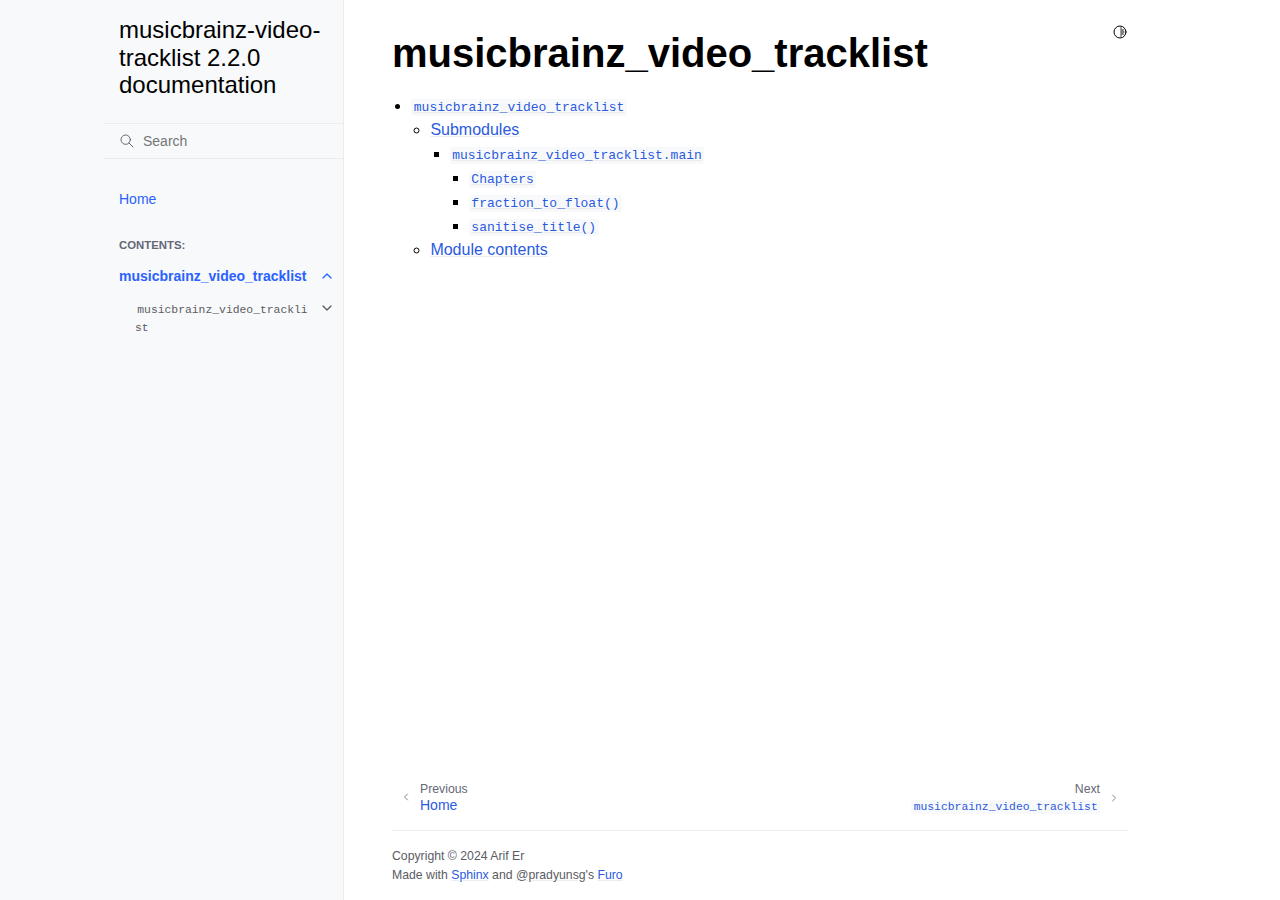
<file: api/modules.html>
<!doctype html>
<html class="no-js" lang="en" data-content_root="../">
  <head><meta charset="utf-8"/>
    <meta name="viewport" content="width=device-width,initial-scale=1"/>
    <meta name="color-scheme" content="light dark"><meta name="viewport" content="width=device-width, initial-scale=1" />
<link rel="index" title="Index" href="../genindex.html" /><link rel="search" title="Search" href="../search.html" /><link rel="next" title="musicbrainz_video_tracklist" href="musicbrainz_video_tracklist.html" /><link rel="prev" title="Documentation for musicbrainz-video-tracklist" href="../index.html" />

    <!-- Generated with Sphinx 7.2.6 and Furo 2024.01.29 -->
        <title>musicbrainz_video_tracklist - musicbrainz-video-tracklist 2.2.0 documentation</title>
      <link rel="stylesheet" type="text/css" href="../_static/pygments.css?v=80d5e7a1" />
    <link rel="stylesheet" type="text/css" href="../_static/styles/furo.css?v=135e06be" />
    <link rel="stylesheet" type="text/css" href="../_static/css/sphinx-toolbox.css" />
    <link rel="stylesheet" type="text/css" href="../_static/copybutton.css?v=76b2166b" />
    <link rel="stylesheet" type="text/css" href="../_static/tabs.css?v=a5c4661c" />
    <link rel="stylesheet" type="text/css" href="../_static/sphinx_toolbox_installation.css" />
    <link rel="stylesheet" type="text/css" href="../_static/styles/furo-extensions.css?v=36a5483c" />
    
    


<style>
  body {
    --color-code-background: #f8f8f8;
  --color-code-foreground: black;
  --toc-title-font-size: 12pt;
  --toc-font-size: 12pt;
  --admonition-font-size: 12pt;
  
  }
  @media not print {
    body[data-theme="dark"] {
      --color-code-background: #202020;
  --color-code-foreground: #d0d0d0;
  --toc-title-font-size: 12pt;
  --toc-font-size: 12pt;
  --admonition-font-size: 12pt;
  
    }
    @media (prefers-color-scheme: dark) {
      body:not([data-theme="light"]) {
        --color-code-background: #202020;
  --color-code-foreground: #d0d0d0;
  --toc-title-font-size: 12pt;
  --toc-font-size: 12pt;
  --admonition-font-size: 12pt;
  
      }
    }
  }
</style>
	<link href="../_static/style.css" rel="stylesheet" type="text/css">
</head>
  <body>
    
    <script>
      document.body.dataset.theme = localStorage.getItem("theme") || "auto";
    </script>
    

<svg xmlns="http://www.w3.org/2000/svg" style="display: none;">
  <symbol id="svg-toc" viewBox="0 0 24 24">
    <title>Contents</title>
    <svg stroke="currentColor" fill="currentColor" stroke-width="0" viewBox="0 0 1024 1024">
      <path d="M408 442h480c4.4 0 8-3.6 8-8v-56c0-4.4-3.6-8-8-8H408c-4.4 0-8 3.6-8 8v56c0 4.4 3.6 8 8 8zm-8 204c0 4.4 3.6 8 8 8h480c4.4 0 8-3.6 8-8v-56c0-4.4-3.6-8-8-8H408c-4.4 0-8 3.6-8 8v56zm504-486H120c-4.4 0-8 3.6-8 8v56c0 4.4 3.6 8 8 8h784c4.4 0 8-3.6 8-8v-56c0-4.4-3.6-8-8-8zm0 632H120c-4.4 0-8 3.6-8 8v56c0 4.4 3.6 8 8 8h784c4.4 0 8-3.6 8-8v-56c0-4.4-3.6-8-8-8zM115.4 518.9L271.7 642c5.8 4.6 14.4.5 14.4-6.9V388.9c0-7.4-8.5-11.5-14.4-6.9L115.4 505.1a8.74 8.74 0 0 0 0 13.8z"/>
    </svg>
  </symbol>
  <symbol id="svg-menu" viewBox="0 0 24 24">
    <title>Menu</title>
    <svg xmlns="http://www.w3.org/2000/svg" viewBox="0 0 24 24" fill="none" stroke="currentColor"
      stroke-width="2" stroke-linecap="round" stroke-linejoin="round" class="feather-menu">
      <line x1="3" y1="12" x2="21" y2="12"></line>
      <line x1="3" y1="6" x2="21" y2="6"></line>
      <line x1="3" y1="18" x2="21" y2="18"></line>
    </svg>
  </symbol>
  <symbol id="svg-arrow-right" viewBox="0 0 24 24">
    <title>Expand</title>
    <svg xmlns="http://www.w3.org/2000/svg" viewBox="0 0 24 24" fill="none" stroke="currentColor"
      stroke-width="2" stroke-linecap="round" stroke-linejoin="round" class="feather-chevron-right">
      <polyline points="9 18 15 12 9 6"></polyline>
    </svg>
  </symbol>
  <symbol id="svg-sun" viewBox="0 0 24 24">
    <title>Light mode</title>
    <svg xmlns="http://www.w3.org/2000/svg" viewBox="0 0 24 24" fill="none" stroke="currentColor"
      stroke-width="1.5" stroke-linecap="round" stroke-linejoin="round" class="feather-sun">
      <circle cx="12" cy="12" r="5"></circle>
      <line x1="12" y1="1" x2="12" y2="3"></line>
      <line x1="12" y1="21" x2="12" y2="23"></line>
      <line x1="4.22" y1="4.22" x2="5.64" y2="5.64"></line>
      <line x1="18.36" y1="18.36" x2="19.78" y2="19.78"></line>
      <line x1="1" y1="12" x2="3" y2="12"></line>
      <line x1="21" y1="12" x2="23" y2="12"></line>
      <line x1="4.22" y1="19.78" x2="5.64" y2="18.36"></line>
      <line x1="18.36" y1="5.64" x2="19.78" y2="4.22"></line>
    </svg>
  </symbol>
  <symbol id="svg-moon" viewBox="0 0 24 24">
    <title>Dark mode</title>
    <svg xmlns="http://www.w3.org/2000/svg" viewBox="0 0 24 24" fill="none" stroke="currentColor"
      stroke-width="1.5" stroke-linecap="round" stroke-linejoin="round" class="icon-tabler-moon">
      <path stroke="none" d="M0 0h24v24H0z" fill="none" />
      <path d="M12 3c.132 0 .263 0 .393 0a7.5 7.5 0 0 0 7.92 12.446a9 9 0 1 1 -8.313 -12.454z" />
    </svg>
  </symbol>
  <symbol id="svg-sun-half" viewBox="0 0 24 24">
    <title>Auto light/dark mode</title>
    <svg xmlns="http://www.w3.org/2000/svg" viewBox="0 0 24 24" fill="none" stroke="currentColor"
      stroke-width="1.5" stroke-linecap="round" stroke-linejoin="round" class="icon-tabler-shadow">
      <path stroke="none" d="M0 0h24v24H0z" fill="none"/>
      <circle cx="12" cy="12" r="9" />
      <path d="M13 12h5" />
      <path d="M13 15h4" />
      <path d="M13 18h1" />
      <path d="M13 9h4" />
      <path d="M13 6h1" />
    </svg>
  </symbol>
</svg>

<input type="checkbox" class="sidebar-toggle" name="__navigation" id="__navigation">
<input type="checkbox" class="sidebar-toggle" name="__toc" id="__toc">
<label class="overlay sidebar-overlay" for="__navigation">
  <div class="visually-hidden">Hide navigation sidebar</div>
</label>
<label class="overlay toc-overlay" for="__toc">
  <div class="visually-hidden">Hide table of contents sidebar</div>
</label>



<div class="page">
  <header class="mobile-header">
    <div class="header-left">
      <label class="nav-overlay-icon" for="__navigation">
        <div class="visually-hidden">Toggle site navigation sidebar</div>
        <i class="icon"><svg><use href="#svg-menu"></use></svg></i>
      </label>
    </div>
    <div class="header-center">
      <a href="../index.html"><div class="brand">musicbrainz-video-tracklist 2.2.0 documentation</div></a>
    </div>
    <div class="header-right">
      <div class="theme-toggle-container theme-toggle-header">
        <button class="theme-toggle">
          <div class="visually-hidden">Toggle Light / Dark / Auto color theme</div>
          <svg class="theme-icon-when-auto"><use href="#svg-sun-half"></use></svg>
          <svg class="theme-icon-when-dark"><use href="#svg-moon"></use></svg>
          <svg class="theme-icon-when-light"><use href="#svg-sun"></use></svg>
        </button>
      </div>
      <label class="toc-overlay-icon toc-header-icon no-toc" for="__toc">
        <div class="visually-hidden">Toggle table of contents sidebar</div>
        <i class="icon"><svg><use href="#svg-toc"></use></svg></i>
      </label>
    </div>
  </header>
  <aside class="sidebar-drawer">
    <div class="sidebar-container">
      
      <div class="sidebar-sticky"><a class="sidebar-brand" href="../index.html">
  
  
  <span class="sidebar-brand-text">musicbrainz-video-tracklist 2.2.0 documentation</span>
  
</a><form class="sidebar-search-container" method="get" action="../search.html" role="search">
  <input class="sidebar-search" placeholder="Search" name="q" aria-label="Search">
  <input type="hidden" name="check_keywords" value="yes">
  <input type="hidden" name="area" value="default">
</form>
<div id="searchbox"></div><div class="sidebar-scroll"><div class="sidebar-tree">
  <ul>
<li class="toctree-l1"><a class="reference internal" href="../index.html">Home</a></li>
</ul>
<p class="caption" role="heading"><span class="caption-text">Contents:</span></p>
<ul class="current">
<li class="toctree-l1 current has-children current-page"><a class="current reference internal" href="#">musicbrainz_video_tracklist</a><input checked="" class="toctree-checkbox" id="toctree-checkbox-1" name="toctree-checkbox-1" role="switch" type="checkbox"/><label for="toctree-checkbox-1"><div class="visually-hidden">Toggle navigation of musicbrainz_video_tracklist</div><i class="icon"><svg><use href="#svg-arrow-right"></use></svg></i></label><ul>
<li class="toctree-l2 has-children"><a class="reference internal" href="musicbrainz_video_tracklist.html"><code class="xref py py-mod docutils literal notranslate"><span class="pre">musicbrainz_video_tracklist</span></code></a><input class="toctree-checkbox" id="toctree-checkbox-2" name="toctree-checkbox-2" role="switch" type="checkbox"/><label for="toctree-checkbox-2"><div class="visually-hidden">Toggle navigation of musicbrainz_video_tracklist</div><i class="icon"><svg><use href="#svg-arrow-right"></use></svg></i></label><ul>
<li class="toctree-l3"><a class="reference internal" href="musicbrainz_video_tracklist.main.html"><code class="xref py py-mod docutils literal notranslate"><span class="pre">musicbrainz_video_tracklist.main</span></code></a></li>
</ul>
</li>
</ul>
</li>
</ul>

</div>
</div>

      </div>
      
    </div>
  </aside>
  <div class="main">
    <div class="content">
      <div class="article-container">
        <a href="#" class="back-to-top muted-link">
          <svg xmlns="http://www.w3.org/2000/svg" viewBox="0 0 24 24">
            <path d="M13 20h-2V8l-5.5 5.5-1.42-1.42L12 4.16l7.92 7.92-1.42 1.42L13 8v12z"></path>
          </svg>
          <span>Back to top</span>
        </a>
        <div class="content-icon-container">
          
<div class="theme-toggle-container theme-toggle-content">
            <button class="theme-toggle">
              <div class="visually-hidden">Toggle Light / Dark / Auto color theme</div>
              <svg class="theme-icon-when-auto"><use href="#svg-sun-half"></use></svg>
              <svg class="theme-icon-when-dark"><use href="#svg-moon"></use></svg>
              <svg class="theme-icon-when-light"><use href="#svg-sun"></use></svg>
            </button>
          </div>
          <label class="toc-overlay-icon toc-content-icon no-toc" for="__toc">
            <div class="visually-hidden">Toggle table of contents sidebar</div>
            <i class="icon"><svg><use href="#svg-toc"></use></svg></i>
          </label>
        </div>
        <article role="main">
          <section id="musicbrainz-video-tracklist">
<h1>musicbrainz_video_tracklist<a class="headerlink" href="#musicbrainz-video-tracklist" title="Link to this heading">#</a></h1>
<div class="toctree-wrapper compound">
<ul>
<li class="toctree-l1"><a class="reference internal" href="musicbrainz_video_tracklist.html"><code class="xref py py-mod docutils literal notranslate"><span class="pre">musicbrainz_video_tracklist</span></code></a><ul>
<li class="toctree-l2"><a class="reference internal" href="musicbrainz_video_tracklist.html#submodules">Submodules</a><ul>
<li class="toctree-l3"><a class="reference internal" href="musicbrainz_video_tracklist.main.html"><code class="xref py py-mod docutils literal notranslate"><span class="pre">musicbrainz_video_tracklist.main</span></code></a><ul>
<li class="toctree-l4"><a class="reference internal" href="musicbrainz_video_tracklist.main.html#musicbrainz_video_tracklist.main.Chapters"><code class="docutils literal notranslate"><span class="pre">Chapters</span></code></a></li>
<li class="toctree-l4"><a class="reference internal" href="musicbrainz_video_tracklist.main.html#musicbrainz_video_tracklist.main.fraction_to_float"><code class="docutils literal notranslate"><span class="pre">fraction_to_float()</span></code></a></li>
<li class="toctree-l4"><a class="reference internal" href="musicbrainz_video_tracklist.main.html#musicbrainz_video_tracklist.main.sanitise_title"><code class="docutils literal notranslate"><span class="pre">sanitise_title()</span></code></a></li>
</ul>
</li>
</ul>
</li>
<li class="toctree-l2"><a class="reference internal" href="musicbrainz_video_tracklist.html#module-musicbrainz_video_tracklist">Module contents</a></li>
</ul>
</li>
</ul>
</div>
</section>

        </article>
      </div>
      <footer>
        
        <div class="related-pages">
          <a class="next-page" href="musicbrainz_video_tracklist.html">
              <div class="page-info">
                <div class="context">
                  <span>Next</span>
                </div>
                <div class="title"><code class="xref py py-mod docutils literal notranslate"><span class="pre">musicbrainz_video_tracklist</span></code></div>
              </div>
              <svg class="furo-related-icon"><use href="#svg-arrow-right"></use></svg>
            </a>
          <a class="prev-page" href="../index.html">
              <svg class="furo-related-icon"><use href="#svg-arrow-right"></use></svg>
              <div class="page-info">
                <div class="context">
                  <span>Previous</span>
                </div>
                
                <div class="title">Home</div>
                
              </div>
            </a>
        </div>
        <div class="bottom-of-page">
          <div class="left-details">
            <div class="copyright">
                Copyright &#169; 2024 Arif Er
            </div>
            Made with <a href="https://www.sphinx-doc.org/">Sphinx</a> and <a class="muted-link" href="https://pradyunsg.me">@pradyunsg</a>'s
            
            <a href="https://github.com/pradyunsg/furo">Furo</a>
            
          </div>
          <div class="right-details">
            
          </div>
        </div>
        
      </footer>
    </div>
    <aside class="toc-drawer no-toc">
      
      
      
    </aside>
  </div>
</div><script src="../_static/documentation_options.js?v=b21de401"></script>
    <script src="../_static/doctools.js?v=888ff710"></script>
    <script src="../_static/sphinx_highlight.js?v=dc90522c"></script>
    <script src="../_static/scripts/furo.js?v=32e29ea5"></script>
    <script src="../_static/clipboard.min.js?v=a7894cd8"></script>
    <script src="../_static/copybutton.js?v=f281be69"></script>
    <script src="../_static/sphinx_toolbox_installation.js"></script>
    </body>
</html>
</file>
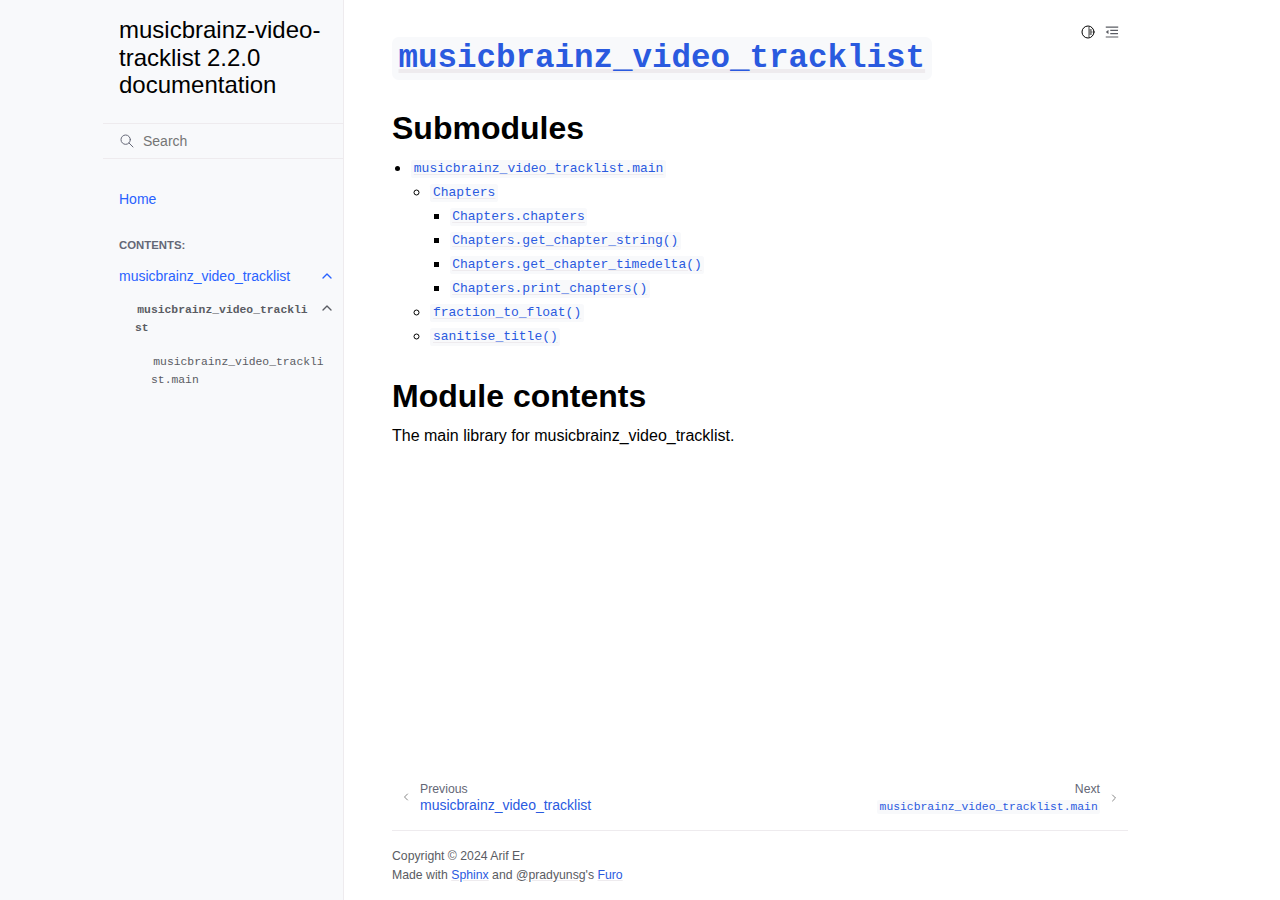
<file: api/musicbrainz_video_tracklist.html>
<!doctype html>
<html class="no-js" lang="en" data-content_root="../">
  <head><meta charset="utf-8"/>
    <meta name="viewport" content="width=device-width,initial-scale=1"/>
    <meta name="color-scheme" content="light dark"><meta name="viewport" content="width=device-width, initial-scale=1" />
<link rel="index" title="Index" href="../genindex.html" /><link rel="search" title="Search" href="../search.html" /><link rel="next" title="musicbrainz_video_tracklist.main" href="musicbrainz_video_tracklist.main.html" /><link rel="prev" title="musicbrainz_video_tracklist" href="modules.html" />

    <!-- Generated with Sphinx 7.2.6 and Furo 2024.01.29 -->
        <title>musicbrainz_video_tracklist - musicbrainz-video-tracklist 2.2.0 documentation</title>
      <link rel="stylesheet" type="text/css" href="../_static/pygments.css?v=80d5e7a1" />
    <link rel="stylesheet" type="text/css" href="../_static/styles/furo.css?v=135e06be" />
    <link rel="stylesheet" type="text/css" href="../_static/css/sphinx-toolbox.css" />
    <link rel="stylesheet" type="text/css" href="../_static/copybutton.css?v=76b2166b" />
    <link rel="stylesheet" type="text/css" href="../_static/tabs.css?v=a5c4661c" />
    <link rel="stylesheet" type="text/css" href="../_static/sphinx_toolbox_installation.css" />
    <link rel="stylesheet" type="text/css" href="../_static/styles/furo-extensions.css?v=36a5483c" />
    
    


<style>
  body {
    --color-code-background: #f8f8f8;
  --color-code-foreground: black;
  --toc-title-font-size: 12pt;
  --toc-font-size: 12pt;
  --admonition-font-size: 12pt;
  
  }
  @media not print {
    body[data-theme="dark"] {
      --color-code-background: #202020;
  --color-code-foreground: #d0d0d0;
  --toc-title-font-size: 12pt;
  --toc-font-size: 12pt;
  --admonition-font-size: 12pt;
  
    }
    @media (prefers-color-scheme: dark) {
      body:not([data-theme="light"]) {
        --color-code-background: #202020;
  --color-code-foreground: #d0d0d0;
  --toc-title-font-size: 12pt;
  --toc-font-size: 12pt;
  --admonition-font-size: 12pt;
  
      }
    }
  }
</style>
	<link href="../_static/style.css" rel="stylesheet" type="text/css">
</head>
  <body>
    
    <script>
      document.body.dataset.theme = localStorage.getItem("theme") || "auto";
    </script>
    

<svg xmlns="http://www.w3.org/2000/svg" style="display: none;">
  <symbol id="svg-toc" viewBox="0 0 24 24">
    <title>Contents</title>
    <svg stroke="currentColor" fill="currentColor" stroke-width="0" viewBox="0 0 1024 1024">
      <path d="M408 442h480c4.4 0 8-3.6 8-8v-56c0-4.4-3.6-8-8-8H408c-4.4 0-8 3.6-8 8v56c0 4.4 3.6 8 8 8zm-8 204c0 4.4 3.6 8 8 8h480c4.4 0 8-3.6 8-8v-56c0-4.4-3.6-8-8-8H408c-4.4 0-8 3.6-8 8v56zm504-486H120c-4.4 0-8 3.6-8 8v56c0 4.4 3.6 8 8 8h784c4.4 0 8-3.6 8-8v-56c0-4.4-3.6-8-8-8zm0 632H120c-4.4 0-8 3.6-8 8v56c0 4.4 3.6 8 8 8h784c4.4 0 8-3.6 8-8v-56c0-4.4-3.6-8-8-8zM115.4 518.9L271.7 642c5.8 4.6 14.4.5 14.4-6.9V388.9c0-7.4-8.5-11.5-14.4-6.9L115.4 505.1a8.74 8.74 0 0 0 0 13.8z"/>
    </svg>
  </symbol>
  <symbol id="svg-menu" viewBox="0 0 24 24">
    <title>Menu</title>
    <svg xmlns="http://www.w3.org/2000/svg" viewBox="0 0 24 24" fill="none" stroke="currentColor"
      stroke-width="2" stroke-linecap="round" stroke-linejoin="round" class="feather-menu">
      <line x1="3" y1="12" x2="21" y2="12"></line>
      <line x1="3" y1="6" x2="21" y2="6"></line>
      <line x1="3" y1="18" x2="21" y2="18"></line>
    </svg>
  </symbol>
  <symbol id="svg-arrow-right" viewBox="0 0 24 24">
    <title>Expand</title>
    <svg xmlns="http://www.w3.org/2000/svg" viewBox="0 0 24 24" fill="none" stroke="currentColor"
      stroke-width="2" stroke-linecap="round" stroke-linejoin="round" class="feather-chevron-right">
      <polyline points="9 18 15 12 9 6"></polyline>
    </svg>
  </symbol>
  <symbol id="svg-sun" viewBox="0 0 24 24">
    <title>Light mode</title>
    <svg xmlns="http://www.w3.org/2000/svg" viewBox="0 0 24 24" fill="none" stroke="currentColor"
      stroke-width="1.5" stroke-linecap="round" stroke-linejoin="round" class="feather-sun">
      <circle cx="12" cy="12" r="5"></circle>
      <line x1="12" y1="1" x2="12" y2="3"></line>
      <line x1="12" y1="21" x2="12" y2="23"></line>
      <line x1="4.22" y1="4.22" x2="5.64" y2="5.64"></line>
      <line x1="18.36" y1="18.36" x2="19.78" y2="19.78"></line>
      <line x1="1" y1="12" x2="3" y2="12"></line>
      <line x1="21" y1="12" x2="23" y2="12"></line>
      <line x1="4.22" y1="19.78" x2="5.64" y2="18.36"></line>
      <line x1="18.36" y1="5.64" x2="19.78" y2="4.22"></line>
    </svg>
  </symbol>
  <symbol id="svg-moon" viewBox="0 0 24 24">
    <title>Dark mode</title>
    <svg xmlns="http://www.w3.org/2000/svg" viewBox="0 0 24 24" fill="none" stroke="currentColor"
      stroke-width="1.5" stroke-linecap="round" stroke-linejoin="round" class="icon-tabler-moon">
      <path stroke="none" d="M0 0h24v24H0z" fill="none" />
      <path d="M12 3c.132 0 .263 0 .393 0a7.5 7.5 0 0 0 7.92 12.446a9 9 0 1 1 -8.313 -12.454z" />
    </svg>
  </symbol>
  <symbol id="svg-sun-half" viewBox="0 0 24 24">
    <title>Auto light/dark mode</title>
    <svg xmlns="http://www.w3.org/2000/svg" viewBox="0 0 24 24" fill="none" stroke="currentColor"
      stroke-width="1.5" stroke-linecap="round" stroke-linejoin="round" class="icon-tabler-shadow">
      <path stroke="none" d="M0 0h24v24H0z" fill="none"/>
      <circle cx="12" cy="12" r="9" />
      <path d="M13 12h5" />
      <path d="M13 15h4" />
      <path d="M13 18h1" />
      <path d="M13 9h4" />
      <path d="M13 6h1" />
    </svg>
  </symbol>
</svg>

<input type="checkbox" class="sidebar-toggle" name="__navigation" id="__navigation">
<input type="checkbox" class="sidebar-toggle" name="__toc" id="__toc">
<label class="overlay sidebar-overlay" for="__navigation">
  <div class="visually-hidden">Hide navigation sidebar</div>
</label>
<label class="overlay toc-overlay" for="__toc">
  <div class="visually-hidden">Hide table of contents sidebar</div>
</label>



<div class="page">
  <header class="mobile-header">
    <div class="header-left">
      <label class="nav-overlay-icon" for="__navigation">
        <div class="visually-hidden">Toggle site navigation sidebar</div>
        <i class="icon"><svg><use href="#svg-menu"></use></svg></i>
      </label>
    </div>
    <div class="header-center">
      <a href="../index.html"><div class="brand">musicbrainz-video-tracklist 2.2.0 documentation</div></a>
    </div>
    <div class="header-right">
      <div class="theme-toggle-container theme-toggle-header">
        <button class="theme-toggle">
          <div class="visually-hidden">Toggle Light / Dark / Auto color theme</div>
          <svg class="theme-icon-when-auto"><use href="#svg-sun-half"></use></svg>
          <svg class="theme-icon-when-dark"><use href="#svg-moon"></use></svg>
          <svg class="theme-icon-when-light"><use href="#svg-sun"></use></svg>
        </button>
      </div>
      <label class="toc-overlay-icon toc-header-icon" for="__toc">
        <div class="visually-hidden">Toggle table of contents sidebar</div>
        <i class="icon"><svg><use href="#svg-toc"></use></svg></i>
      </label>
    </div>
  </header>
  <aside class="sidebar-drawer">
    <div class="sidebar-container">
      
      <div class="sidebar-sticky"><a class="sidebar-brand" href="../index.html">
  
  
  <span class="sidebar-brand-text">musicbrainz-video-tracklist 2.2.0 documentation</span>
  
</a><form class="sidebar-search-container" method="get" action="../search.html" role="search">
  <input class="sidebar-search" placeholder="Search" name="q" aria-label="Search">
  <input type="hidden" name="check_keywords" value="yes">
  <input type="hidden" name="area" value="default">
</form>
<div id="searchbox"></div><div class="sidebar-scroll"><div class="sidebar-tree">
  <ul>
<li class="toctree-l1"><a class="reference internal" href="../index.html">Home</a></li>
</ul>
<p class="caption" role="heading"><span class="caption-text">Contents:</span></p>
<ul class="current">
<li class="toctree-l1 current has-children"><a class="reference internal" href="modules.html">musicbrainz_video_tracklist</a><input checked="" class="toctree-checkbox" id="toctree-checkbox-1" name="toctree-checkbox-1" role="switch" type="checkbox"/><label for="toctree-checkbox-1"><div class="visually-hidden">Toggle navigation of musicbrainz_video_tracklist</div><i class="icon"><svg><use href="#svg-arrow-right"></use></svg></i></label><ul class="current">
<li class="toctree-l2 current has-children current-page"><a class="current reference internal" href="#"><code class="xref py py-mod docutils literal notranslate"><span class="pre">musicbrainz_video_tracklist</span></code></a><input checked="" class="toctree-checkbox" id="toctree-checkbox-2" name="toctree-checkbox-2" role="switch" type="checkbox"/><label for="toctree-checkbox-2"><div class="visually-hidden">Toggle navigation of musicbrainz_video_tracklist</div><i class="icon"><svg><use href="#svg-arrow-right"></use></svg></i></label><ul>
<li class="toctree-l3"><a class="reference internal" href="musicbrainz_video_tracklist.main.html"><code class="xref py py-mod docutils literal notranslate"><span class="pre">musicbrainz_video_tracklist.main</span></code></a></li>
</ul>
</li>
</ul>
</li>
</ul>

</div>
</div>

      </div>
      
    </div>
  </aside>
  <div class="main">
    <div class="content">
      <div class="article-container">
        <a href="#" class="back-to-top muted-link">
          <svg xmlns="http://www.w3.org/2000/svg" viewBox="0 0 24 24">
            <path d="M13 20h-2V8l-5.5 5.5-1.42-1.42L12 4.16l7.92 7.92-1.42 1.42L13 8v12z"></path>
          </svg>
          <span>Back to top</span>
        </a>
        <div class="content-icon-container">
          
<div class="theme-toggle-container theme-toggle-content">
            <button class="theme-toggle">
              <div class="visually-hidden">Toggle Light / Dark / Auto color theme</div>
              <svg class="theme-icon-when-auto"><use href="#svg-sun-half"></use></svg>
              <svg class="theme-icon-when-dark"><use href="#svg-moon"></use></svg>
              <svg class="theme-icon-when-light"><use href="#svg-sun"></use></svg>
            </button>
          </div>
          <label class="toc-overlay-icon toc-content-icon" for="__toc">
            <div class="visually-hidden">Toggle table of contents sidebar</div>
            <i class="icon"><svg><use href="#svg-toc"></use></svg></i>
          </label>
        </div>
        <article role="main">
          <section id="musicbrainz-video-tracklist">
<h1><a class="reference internal" href="#module-musicbrainz_video_tracklist" title="musicbrainz_video_tracklist"><code class="xref py py-mod docutils literal notranslate"><span class="pre">musicbrainz_video_tracklist</span></code></a><a class="headerlink" href="#musicbrainz-video-tracklist" title="Link to this heading">#</a></h1>
<section id="submodules">
<h2>Submodules<a class="headerlink" href="#submodules" title="Link to this heading">#</a></h2>
<div class="toctree-wrapper compound">
<ul>
<li class="toctree-l1"><a class="reference internal" href="musicbrainz_video_tracklist.main.html"><code class="xref py py-mod docutils literal notranslate"><span class="pre">musicbrainz_video_tracklist.main</span></code></a><ul>
<li class="toctree-l2"><a class="reference internal" href="musicbrainz_video_tracklist.main.html#musicbrainz_video_tracklist.main.Chapters"><code class="docutils literal notranslate"><span class="pre">Chapters</span></code></a><ul>
<li class="toctree-l3"><a class="reference internal" href="musicbrainz_video_tracklist.main.html#musicbrainz_video_tracklist.main.Chapters.chapters"><code class="docutils literal notranslate"><span class="pre">Chapters.chapters</span></code></a></li>
<li class="toctree-l3"><a class="reference internal" href="musicbrainz_video_tracklist.main.html#musicbrainz_video_tracklist.main.Chapters.get_chapter_string"><code class="docutils literal notranslate"><span class="pre">Chapters.get_chapter_string()</span></code></a></li>
<li class="toctree-l3"><a class="reference internal" href="musicbrainz_video_tracklist.main.html#musicbrainz_video_tracklist.main.Chapters.get_chapter_timedelta"><code class="docutils literal notranslate"><span class="pre">Chapters.get_chapter_timedelta()</span></code></a></li>
<li class="toctree-l3"><a class="reference internal" href="musicbrainz_video_tracklist.main.html#musicbrainz_video_tracklist.main.Chapters.print_chapters"><code class="docutils literal notranslate"><span class="pre">Chapters.print_chapters()</span></code></a></li>
</ul>
</li>
<li class="toctree-l2"><a class="reference internal" href="musicbrainz_video_tracklist.main.html#musicbrainz_video_tracklist.main.fraction_to_float"><code class="docutils literal notranslate"><span class="pre">fraction_to_float()</span></code></a></li>
<li class="toctree-l2"><a class="reference internal" href="musicbrainz_video_tracklist.main.html#musicbrainz_video_tracklist.main.sanitise_title"><code class="docutils literal notranslate"><span class="pre">sanitise_title()</span></code></a></li>
</ul>
</li>
</ul>
</div>
</section>
<section id="module-musicbrainz_video_tracklist">
<span id="module-contents"></span><h2>Module contents<a class="headerlink" href="#module-musicbrainz_video_tracklist" title="Link to this heading">#</a></h2>
<p>The main library for musicbrainz_video_tracklist.</p>
</section>
</section>

        </article>
      </div>
      <footer>
        
        <div class="related-pages">
          <a class="next-page" href="musicbrainz_video_tracklist.main.html">
              <div class="page-info">
                <div class="context">
                  <span>Next</span>
                </div>
                <div class="title"><code class="xref py py-mod docutils literal notranslate"><span class="pre">musicbrainz_video_tracklist.main</span></code></div>
              </div>
              <svg class="furo-related-icon"><use href="#svg-arrow-right"></use></svg>
            </a>
          <a class="prev-page" href="modules.html">
              <svg class="furo-related-icon"><use href="#svg-arrow-right"></use></svg>
              <div class="page-info">
                <div class="context">
                  <span>Previous</span>
                </div>
                
                <div class="title">musicbrainz_video_tracklist</div>
                
              </div>
            </a>
        </div>
        <div class="bottom-of-page">
          <div class="left-details">
            <div class="copyright">
                Copyright &#169; 2024 Arif Er
            </div>
            Made with <a href="https://www.sphinx-doc.org/">Sphinx</a> and <a class="muted-link" href="https://pradyunsg.me">@pradyunsg</a>'s
            
            <a href="https://github.com/pradyunsg/furo">Furo</a>
            
          </div>
          <div class="right-details">
            
          </div>
        </div>
        
      </footer>
    </div>
    <aside class="toc-drawer">
      
      
      <div class="toc-sticky toc-scroll">
        <div class="toc-title-container">
          <span class="toc-title">
            On this page
          </span>
        </div>
        <div class="toc-tree-container">
          <div class="toc-tree">
            <ul>
<li><a class="reference internal" href="#"><code class="xref py py-mod docutils literal notranslate"><span class="pre">musicbrainz_video_tracklist</span></code></a><ul>
<li><a class="reference internal" href="#submodules">Submodules</a></li>
<li><a class="reference internal" href="#module-musicbrainz_video_tracklist">Module contents</a></li>
</ul>
</li>
</ul>

          </div>
        </div>
      </div>
      
      
    </aside>
  </div>
</div><script src="../_static/documentation_options.js?v=b21de401"></script>
    <script src="../_static/doctools.js?v=888ff710"></script>
    <script src="../_static/sphinx_highlight.js?v=dc90522c"></script>
    <script src="../_static/scripts/furo.js?v=32e29ea5"></script>
    <script src="../_static/clipboard.min.js?v=a7894cd8"></script>
    <script src="../_static/copybutton.js?v=f281be69"></script>
    <script src="../_static/sphinx_toolbox_installation.js"></script>
    </body>
</html>
</file>
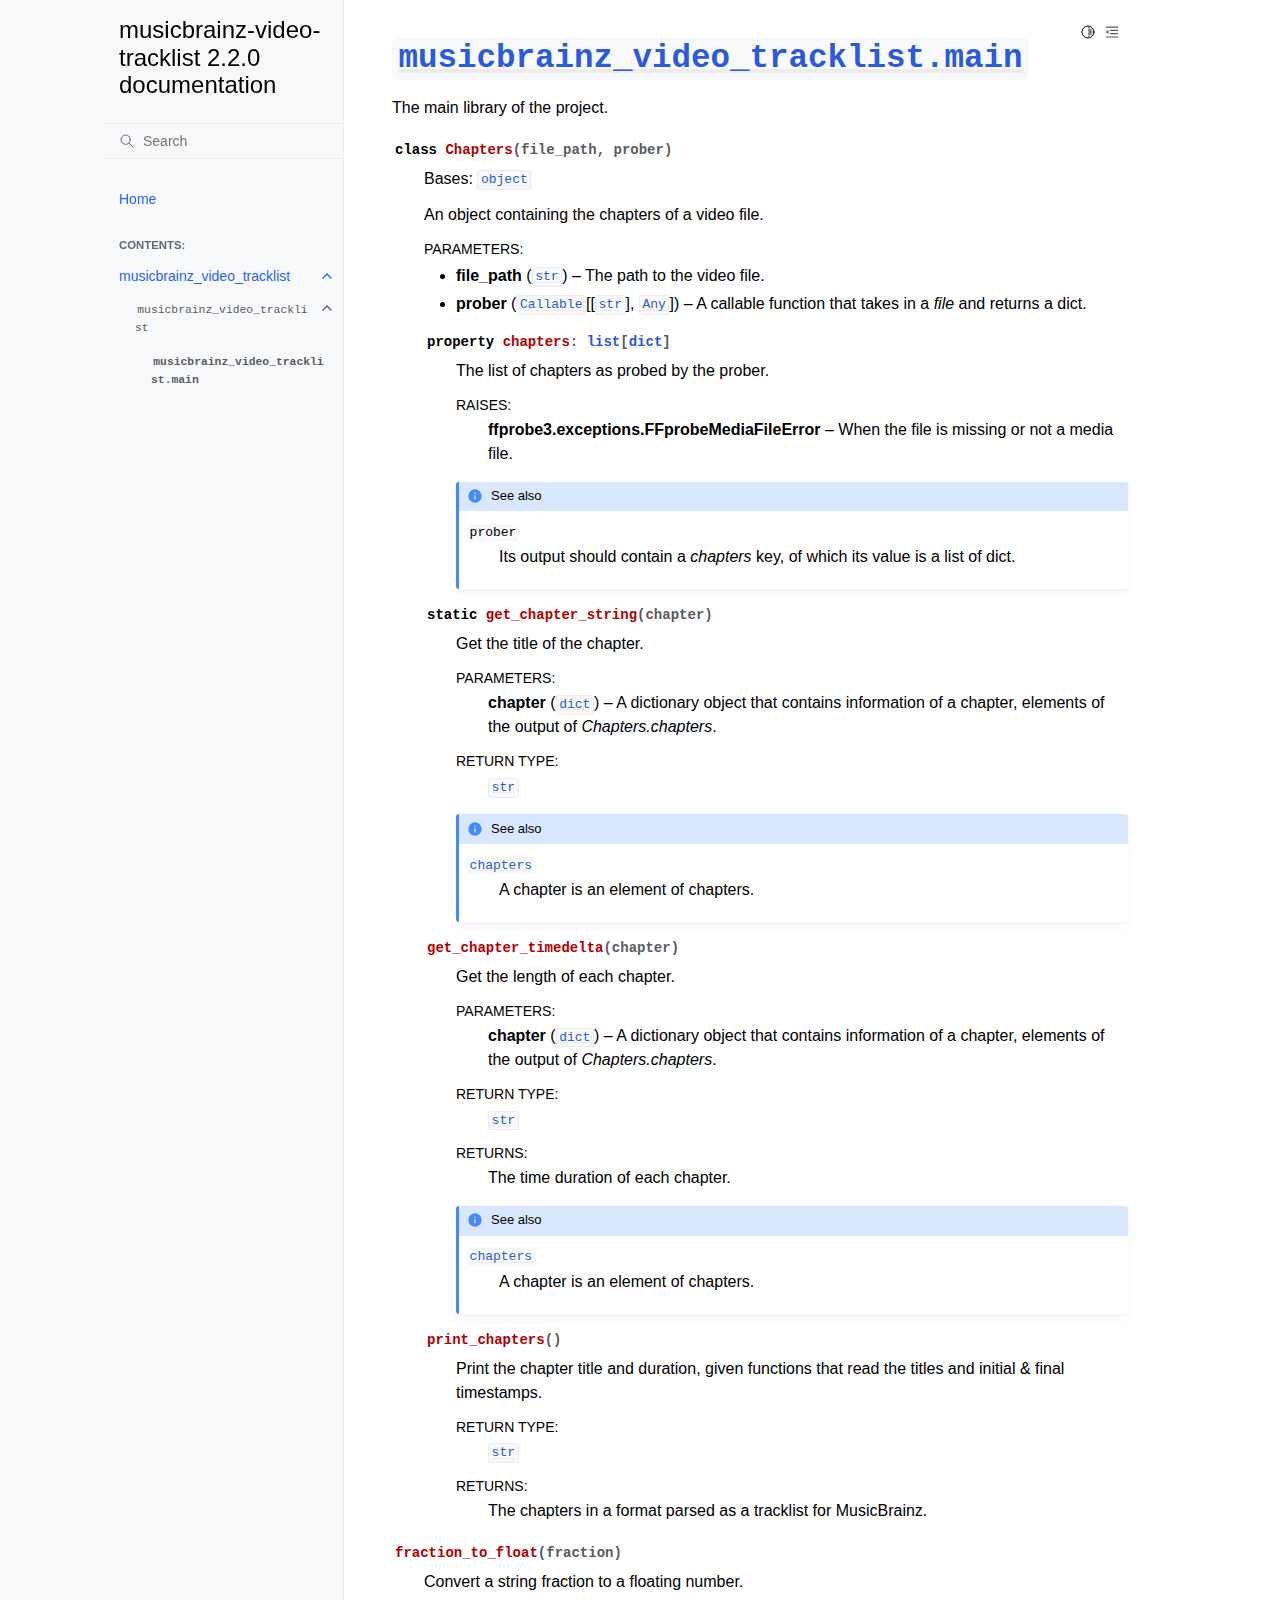
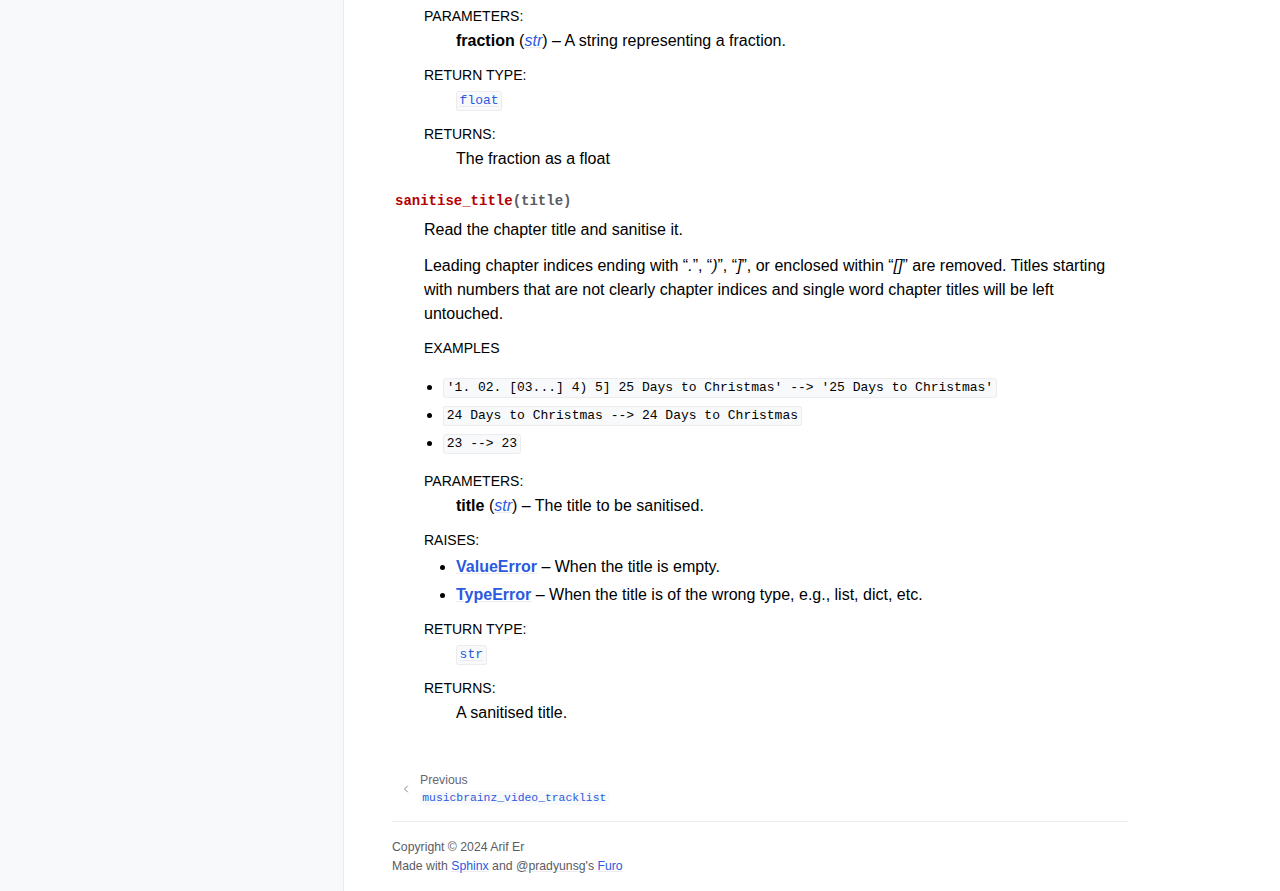
<file: api/musicbrainz_video_tracklist.main.html>
<!doctype html>
<html class="no-js" lang="en" data-content_root="../">
  <head><meta charset="utf-8"/>
    <meta name="viewport" content="width=device-width,initial-scale=1"/>
    <meta name="color-scheme" content="light dark"><meta name="viewport" content="width=device-width, initial-scale=1" />
<link rel="index" title="Index" href="../genindex.html" /><link rel="search" title="Search" href="../search.html" /><link rel="prev" title="musicbrainz_video_tracklist" href="musicbrainz_video_tracklist.html" />

    <!-- Generated with Sphinx 7.2.6 and Furo 2024.01.29 -->
        <title>musicbrainz_video_tracklist.main - musicbrainz-video-tracklist 2.2.0 documentation</title>
      <link rel="stylesheet" type="text/css" href="../_static/pygments.css?v=80d5e7a1" />
    <link rel="stylesheet" type="text/css" href="../_static/styles/furo.css?v=135e06be" />
    <link rel="stylesheet" type="text/css" href="../_static/css/sphinx-toolbox.css" />
    <link rel="stylesheet" type="text/css" href="../_static/copybutton.css?v=76b2166b" />
    <link rel="stylesheet" type="text/css" href="../_static/tabs.css?v=a5c4661c" />
    <link rel="stylesheet" type="text/css" href="../_static/sphinx_toolbox_installation.css" />
    <link rel="stylesheet" type="text/css" href="../_static/styles/furo-extensions.css?v=36a5483c" />
    
    


<style>
  body {
    --color-code-background: #f8f8f8;
  --color-code-foreground: black;
  --toc-title-font-size: 12pt;
  --toc-font-size: 12pt;
  --admonition-font-size: 12pt;
  
  }
  @media not print {
    body[data-theme="dark"] {
      --color-code-background: #202020;
  --color-code-foreground: #d0d0d0;
  --toc-title-font-size: 12pt;
  --toc-font-size: 12pt;
  --admonition-font-size: 12pt;
  
    }
    @media (prefers-color-scheme: dark) {
      body:not([data-theme="light"]) {
        --color-code-background: #202020;
  --color-code-foreground: #d0d0d0;
  --toc-title-font-size: 12pt;
  --toc-font-size: 12pt;
  --admonition-font-size: 12pt;
  
      }
    }
  }
</style>
	<link href="../_static/style.css" rel="stylesheet" type="text/css">
</head>
  <body>
    
    <script>
      document.body.dataset.theme = localStorage.getItem("theme") || "auto";
    </script>
    

<svg xmlns="http://www.w3.org/2000/svg" style="display: none;">
  <symbol id="svg-toc" viewBox="0 0 24 24">
    <title>Contents</title>
    <svg stroke="currentColor" fill="currentColor" stroke-width="0" viewBox="0 0 1024 1024">
      <path d="M408 442h480c4.4 0 8-3.6 8-8v-56c0-4.4-3.6-8-8-8H408c-4.4 0-8 3.6-8 8v56c0 4.4 3.6 8 8 8zm-8 204c0 4.4 3.6 8 8 8h480c4.4 0 8-3.6 8-8v-56c0-4.4-3.6-8-8-8H408c-4.4 0-8 3.6-8 8v56zm504-486H120c-4.4 0-8 3.6-8 8v56c0 4.4 3.6 8 8 8h784c4.4 0 8-3.6 8-8v-56c0-4.4-3.6-8-8-8zm0 632H120c-4.4 0-8 3.6-8 8v56c0 4.4 3.6 8 8 8h784c4.4 0 8-3.6 8-8v-56c0-4.4-3.6-8-8-8zM115.4 518.9L271.7 642c5.8 4.6 14.4.5 14.4-6.9V388.9c0-7.4-8.5-11.5-14.4-6.9L115.4 505.1a8.74 8.74 0 0 0 0 13.8z"/>
    </svg>
  </symbol>
  <symbol id="svg-menu" viewBox="0 0 24 24">
    <title>Menu</title>
    <svg xmlns="http://www.w3.org/2000/svg" viewBox="0 0 24 24" fill="none" stroke="currentColor"
      stroke-width="2" stroke-linecap="round" stroke-linejoin="round" class="feather-menu">
      <line x1="3" y1="12" x2="21" y2="12"></line>
      <line x1="3" y1="6" x2="21" y2="6"></line>
      <line x1="3" y1="18" x2="21" y2="18"></line>
    </svg>
  </symbol>
  <symbol id="svg-arrow-right" viewBox="0 0 24 24">
    <title>Expand</title>
    <svg xmlns="http://www.w3.org/2000/svg" viewBox="0 0 24 24" fill="none" stroke="currentColor"
      stroke-width="2" stroke-linecap="round" stroke-linejoin="round" class="feather-chevron-right">
      <polyline points="9 18 15 12 9 6"></polyline>
    </svg>
  </symbol>
  <symbol id="svg-sun" viewBox="0 0 24 24">
    <title>Light mode</title>
    <svg xmlns="http://www.w3.org/2000/svg" viewBox="0 0 24 24" fill="none" stroke="currentColor"
      stroke-width="1.5" stroke-linecap="round" stroke-linejoin="round" class="feather-sun">
      <circle cx="12" cy="12" r="5"></circle>
      <line x1="12" y1="1" x2="12" y2="3"></line>
      <line x1="12" y1="21" x2="12" y2="23"></line>
      <line x1="4.22" y1="4.22" x2="5.64" y2="5.64"></line>
      <line x1="18.36" y1="18.36" x2="19.78" y2="19.78"></line>
      <line x1="1" y1="12" x2="3" y2="12"></line>
      <line x1="21" y1="12" x2="23" y2="12"></line>
      <line x1="4.22" y1="19.78" x2="5.64" y2="18.36"></line>
      <line x1="18.36" y1="5.64" x2="19.78" y2="4.22"></line>
    </svg>
  </symbol>
  <symbol id="svg-moon" viewBox="0 0 24 24">
    <title>Dark mode</title>
    <svg xmlns="http://www.w3.org/2000/svg" viewBox="0 0 24 24" fill="none" stroke="currentColor"
      stroke-width="1.5" stroke-linecap="round" stroke-linejoin="round" class="icon-tabler-moon">
      <path stroke="none" d="M0 0h24v24H0z" fill="none" />
      <path d="M12 3c.132 0 .263 0 .393 0a7.5 7.5 0 0 0 7.92 12.446a9 9 0 1 1 -8.313 -12.454z" />
    </svg>
  </symbol>
  <symbol id="svg-sun-half" viewBox="0 0 24 24">
    <title>Auto light/dark mode</title>
    <svg xmlns="http://www.w3.org/2000/svg" viewBox="0 0 24 24" fill="none" stroke="currentColor"
      stroke-width="1.5" stroke-linecap="round" stroke-linejoin="round" class="icon-tabler-shadow">
      <path stroke="none" d="M0 0h24v24H0z" fill="none"/>
      <circle cx="12" cy="12" r="9" />
      <path d="M13 12h5" />
      <path d="M13 15h4" />
      <path d="M13 18h1" />
      <path d="M13 9h4" />
      <path d="M13 6h1" />
    </svg>
  </symbol>
</svg>

<input type="checkbox" class="sidebar-toggle" name="__navigation" id="__navigation">
<input type="checkbox" class="sidebar-toggle" name="__toc" id="__toc">
<label class="overlay sidebar-overlay" for="__navigation">
  <div class="visually-hidden">Hide navigation sidebar</div>
</label>
<label class="overlay toc-overlay" for="__toc">
  <div class="visually-hidden">Hide table of contents sidebar</div>
</label>



<div class="page">
  <header class="mobile-header">
    <div class="header-left">
      <label class="nav-overlay-icon" for="__navigation">
        <div class="visually-hidden">Toggle site navigation sidebar</div>
        <i class="icon"><svg><use href="#svg-menu"></use></svg></i>
      </label>
    </div>
    <div class="header-center">
      <a href="../index.html"><div class="brand">musicbrainz-video-tracklist 2.2.0 documentation</div></a>
    </div>
    <div class="header-right">
      <div class="theme-toggle-container theme-toggle-header">
        <button class="theme-toggle">
          <div class="visually-hidden">Toggle Light / Dark / Auto color theme</div>
          <svg class="theme-icon-when-auto"><use href="#svg-sun-half"></use></svg>
          <svg class="theme-icon-when-dark"><use href="#svg-moon"></use></svg>
          <svg class="theme-icon-when-light"><use href="#svg-sun"></use></svg>
        </button>
      </div>
      <label class="toc-overlay-icon toc-header-icon" for="__toc">
        <div class="visually-hidden">Toggle table of contents sidebar</div>
        <i class="icon"><svg><use href="#svg-toc"></use></svg></i>
      </label>
    </div>
  </header>
  <aside class="sidebar-drawer">
    <div class="sidebar-container">
      
      <div class="sidebar-sticky"><a class="sidebar-brand" href="../index.html">
  
  
  <span class="sidebar-brand-text">musicbrainz-video-tracklist 2.2.0 documentation</span>
  
</a><form class="sidebar-search-container" method="get" action="../search.html" role="search">
  <input class="sidebar-search" placeholder="Search" name="q" aria-label="Search">
  <input type="hidden" name="check_keywords" value="yes">
  <input type="hidden" name="area" value="default">
</form>
<div id="searchbox"></div><div class="sidebar-scroll"><div class="sidebar-tree">
  <ul>
<li class="toctree-l1"><a class="reference internal" href="../index.html">Home</a></li>
</ul>
<p class="caption" role="heading"><span class="caption-text">Contents:</span></p>
<ul class="current">
<li class="toctree-l1 current has-children"><a class="reference internal" href="modules.html">musicbrainz_video_tracklist</a><input checked="" class="toctree-checkbox" id="toctree-checkbox-1" name="toctree-checkbox-1" role="switch" type="checkbox"/><label for="toctree-checkbox-1"><div class="visually-hidden">Toggle navigation of musicbrainz_video_tracklist</div><i class="icon"><svg><use href="#svg-arrow-right"></use></svg></i></label><ul class="current">
<li class="toctree-l2 current has-children"><a class="reference internal" href="musicbrainz_video_tracklist.html"><code class="xref py py-mod docutils literal notranslate"><span class="pre">musicbrainz_video_tracklist</span></code></a><input checked="" class="toctree-checkbox" id="toctree-checkbox-2" name="toctree-checkbox-2" role="switch" type="checkbox"/><label for="toctree-checkbox-2"><div class="visually-hidden">Toggle navigation of musicbrainz_video_tracklist</div><i class="icon"><svg><use href="#svg-arrow-right"></use></svg></i></label><ul class="current">
<li class="toctree-l3 current current-page"><a class="current reference internal" href="#"><code class="xref py py-mod docutils literal notranslate"><span class="pre">musicbrainz_video_tracklist.main</span></code></a></li>
</ul>
</li>
</ul>
</li>
</ul>

</div>
</div>

      </div>
      
    </div>
  </aside>
  <div class="main">
    <div class="content">
      <div class="article-container">
        <a href="#" class="back-to-top muted-link">
          <svg xmlns="http://www.w3.org/2000/svg" viewBox="0 0 24 24">
            <path d="M13 20h-2V8l-5.5 5.5-1.42-1.42L12 4.16l7.92 7.92-1.42 1.42L13 8v12z"></path>
          </svg>
          <span>Back to top</span>
        </a>
        <div class="content-icon-container">
          
<div class="theme-toggle-container theme-toggle-content">
            <button class="theme-toggle">
              <div class="visually-hidden">Toggle Light / Dark / Auto color theme</div>
              <svg class="theme-icon-when-auto"><use href="#svg-sun-half"></use></svg>
              <svg class="theme-icon-when-dark"><use href="#svg-moon"></use></svg>
              <svg class="theme-icon-when-light"><use href="#svg-sun"></use></svg>
            </button>
          </div>
          <label class="toc-overlay-icon toc-content-icon" for="__toc">
            <div class="visually-hidden">Toggle table of contents sidebar</div>
            <i class="icon"><svg><use href="#svg-toc"></use></svg></i>
          </label>
        </div>
        <article role="main">
          <section id="module-musicbrainz_video_tracklist.main">
<span id="musicbrainz-video-tracklist-main"></span><h1><a class="reference internal" href="#module-musicbrainz_video_tracklist.main" title="musicbrainz_video_tracklist.main"><code class="xref py py-mod docutils literal notranslate"><span class="pre">musicbrainz_video_tracklist.main</span></code></a><a class="headerlink" href="#module-musicbrainz_video_tracklist.main" title="Link to this heading">#</a></h1>
<p>The main library of the project.</p>
<dl class="py class">
<dt class="sig sig-object py" id="musicbrainz_video_tracklist.main.Chapters">
<em class="property"><span class="pre">class</span><span class="w"> </span></em><span class="sig-name descname"><span class="pre">Chapters</span></span><span class="sig-paren">(</span><em class="sig-param"><span class="n"><span class="pre">file_path</span></span></em>, <em class="sig-param"><span class="n"><span class="pre">prober</span></span></em><span class="sig-paren">)</span><a class="headerlink" href="#musicbrainz_video_tracklist.main.Chapters" title="Link to this definition">#</a></dt>
<dd><p>Bases: <a class="reference external" href="https://docs.python.org/3/library/functions.html#object" title="(in Python v3.12)"><code class="xref py py-class docutils literal notranslate"><span class="pre">object</span></code></a></p>
<p>An object containing the chapters of a video file.</p>
<dl class="field-list simple">
<dt class="field-odd">Parameters<span class="colon">:</span></dt>
<dd class="field-odd"><ul class="simple">
<li><p><strong>file_path</strong> (<span class="sphinx_autodoc_typehints-type"><a class="reference external" href="https://docs.python.org/3/library/stdtypes.html#str" title="(in Python v3.12)"><code class="xref py py-class docutils literal notranslate"><span class="pre">str</span></code></a></span>) – The path to the video file.</p></li>
<li><p><strong>prober</strong> (<span class="sphinx_autodoc_typehints-type"><a class="reference external" href="https://docs.python.org/3/library/typing.html#typing.Callable" title="(in Python v3.12)"><code class="xref py py-data docutils literal notranslate"><span class="pre">Callable</span></code></a>[[<a class="reference external" href="https://docs.python.org/3/library/stdtypes.html#str" title="(in Python v3.12)"><code class="xref py py-class docutils literal notranslate"><span class="pre">str</span></code></a>], <a class="reference external" href="https://docs.python.org/3/library/typing.html#typing.Any" title="(in Python v3.12)"><code class="xref py py-data docutils literal notranslate"><span class="pre">Any</span></code></a>]</span>) – A callable function that takes in a <cite>file</cite> and returns a dict.</p></li>
</ul>
</dd>
</dl>
<dl class="py property">
<dt class="sig sig-object py" id="musicbrainz_video_tracklist.main.Chapters.chapters">
<em class="property"><span class="pre">property</span><span class="w"> </span></em><span class="sig-name descname"><span class="pre">chapters</span></span><em class="property"><span class="p"><span class="pre">:</span></span><span class="w"> </span><a class="reference external" href="https://docs.python.org/3/library/stdtypes.html#list" title="(in Python v3.12)"><span class="pre">list</span></a><span class="p"><span class="pre">[</span></span><a class="reference external" href="https://docs.python.org/3/library/stdtypes.html#dict" title="(in Python v3.12)"><span class="pre">dict</span></a><span class="p"><span class="pre">]</span></span></em><a class="headerlink" href="#musicbrainz_video_tracklist.main.Chapters.chapters" title="Link to this definition">#</a></dt>
<dd><p>The list of chapters as probed by the prober.</p>
<dl class="field-list simple">
<dt class="field-odd">Raises<span class="colon">:</span></dt>
<dd class="field-odd"><p><strong>ffprobe3.exceptions.FFprobeMediaFileError</strong> – When the file is missing or not a media file.</p>
</dd>
</dl>
<div class="admonition seealso">
<p class="admonition-title">See also</p>
<dl class="simple">
<dt><code class="xref py py-obj docutils literal notranslate"><span class="pre">prober</span></code></dt><dd><p>Its output should contain a <cite>chapters</cite> key, of which its value is a list of dict.</p>
</dd>
</dl>
</div>
</dd></dl>

<dl class="py method">
<dt class="sig sig-object py" id="musicbrainz_video_tracklist.main.Chapters.get_chapter_string">
<em class="property"><span class="pre">static</span><span class="w"> </span></em><span class="sig-name descname"><span class="pre">get_chapter_string</span></span><span class="sig-paren">(</span><em class="sig-param"><span class="n"><span class="pre">chapter</span></span></em><span class="sig-paren">)</span><a class="headerlink" href="#musicbrainz_video_tracklist.main.Chapters.get_chapter_string" title="Link to this definition">#</a></dt>
<dd><p>Get the title of the chapter.</p>
<dl class="field-list simple">
<dt class="field-odd">Parameters<span class="colon">:</span></dt>
<dd class="field-odd"><p><strong>chapter</strong> (<span class="sphinx_autodoc_typehints-type"><a class="reference external" href="https://docs.python.org/3/library/stdtypes.html#dict" title="(in Python v3.12)"><code class="xref py py-class docutils literal notranslate"><span class="pre">dict</span></code></a></span>) – A dictionary object that contains information of a chapter,
elements of the output of <cite>Chapters.chapters</cite>.</p>
</dd>
<dt class="field-even">Return type<span class="colon">:</span></dt>
<dd class="field-even"><p><span class="sphinx_autodoc_typehints-type"><a class="reference external" href="https://docs.python.org/3/library/stdtypes.html#str" title="(in Python v3.12)"><code class="xref py py-class docutils literal notranslate"><span class="pre">str</span></code></a></span></p>
</dd>
</dl>
<div class="admonition seealso">
<p class="admonition-title">See also</p>
<dl class="simple">
<dt><a class="reference internal" href="#musicbrainz_video_tracklist.main.Chapters.chapters" title="musicbrainz_video_tracklist.main.Chapters.chapters"><code class="xref py py-obj docutils literal notranslate"><span class="pre">chapters</span></code></a></dt><dd><p>A chapter is an element of chapters.</p>
</dd>
</dl>
</div>
</dd></dl>

<dl class="py method">
<dt class="sig sig-object py" id="musicbrainz_video_tracklist.main.Chapters.get_chapter_timedelta">
<span class="sig-name descname"><span class="pre">get_chapter_timedelta</span></span><span class="sig-paren">(</span><em class="sig-param"><span class="n"><span class="pre">chapter</span></span></em><span class="sig-paren">)</span><a class="headerlink" href="#musicbrainz_video_tracklist.main.Chapters.get_chapter_timedelta" title="Link to this definition">#</a></dt>
<dd><p>Get the length of each chapter.</p>
<dl class="field-list simple">
<dt class="field-odd">Parameters<span class="colon">:</span></dt>
<dd class="field-odd"><p><strong>chapter</strong> (<span class="sphinx_autodoc_typehints-type"><a class="reference external" href="https://docs.python.org/3/library/stdtypes.html#dict" title="(in Python v3.12)"><code class="xref py py-class docutils literal notranslate"><span class="pre">dict</span></code></a></span>) – A dictionary object that contains information of a chapter,
elements of the output of <cite>Chapters.chapters</cite>.</p>
</dd>
<dt class="field-even">Return type<span class="colon">:</span></dt>
<dd class="field-even"><p><span class="sphinx_autodoc_typehints-type"><a class="reference external" href="https://docs.python.org/3/library/stdtypes.html#str" title="(in Python v3.12)"><code class="xref py py-class docutils literal notranslate"><span class="pre">str</span></code></a></span></p>
</dd>
<dt class="field-odd">Returns<span class="colon">:</span></dt>
<dd class="field-odd"><p>The time duration of each chapter.</p>
</dd>
</dl>
<div class="admonition seealso">
<p class="admonition-title">See also</p>
<dl class="simple">
<dt><a class="reference internal" href="#musicbrainz_video_tracklist.main.Chapters.chapters" title="musicbrainz_video_tracklist.main.Chapters.chapters"><code class="xref py py-obj docutils literal notranslate"><span class="pre">chapters</span></code></a></dt><dd><p>A chapter is an element of chapters.</p>
</dd>
</dl>
</div>
</dd></dl>

<dl class="py method">
<dt class="sig sig-object py" id="musicbrainz_video_tracklist.main.Chapters.print_chapters">
<span class="sig-name descname"><span class="pre">print_chapters</span></span><span class="sig-paren">(</span><span class="sig-paren">)</span><a class="headerlink" href="#musicbrainz_video_tracklist.main.Chapters.print_chapters" title="Link to this definition">#</a></dt>
<dd><p>Print the chapter title and duration, given functions that read the
titles and initial &amp; final timestamps.</p>
<dl class="field-list simple">
<dt class="field-odd">Return type<span class="colon">:</span></dt>
<dd class="field-odd"><p><span class="sphinx_autodoc_typehints-type"><a class="reference external" href="https://docs.python.org/3/library/stdtypes.html#str" title="(in Python v3.12)"><code class="xref py py-class docutils literal notranslate"><span class="pre">str</span></code></a></span></p>
</dd>
<dt class="field-even">Returns<span class="colon">:</span></dt>
<dd class="field-even"><p>The chapters in a format parsed as a tracklist for MusicBrainz.</p>
</dd>
</dl>
</dd></dl>

</dd></dl>

<dl class="py function">
<dt class="sig sig-object py" id="musicbrainz_video_tracklist.main.fraction_to_float">
<span class="sig-name descname"><span class="pre">fraction_to_float</span></span><span class="sig-paren">(</span><em class="sig-param"><span class="n"><span class="pre">fraction</span></span></em><span class="sig-paren">)</span><a class="headerlink" href="#musicbrainz_video_tracklist.main.fraction_to_float" title="Link to this definition">#</a></dt>
<dd><p>Convert a string fraction to a floating number.</p>
<dl class="field-list simple">
<dt class="field-odd">Parameters<span class="colon">:</span></dt>
<dd class="field-odd"><p><strong>fraction</strong> (<a class="reference external" href="https://docs.python.org/3/library/stdtypes.html#str" title="(in Python v3.12)"><em>str</em></a>) – A string representing a fraction.</p>
</dd>
<dt class="field-even">Return type<span class="colon">:</span></dt>
<dd class="field-even"><p><span class="sphinx_autodoc_typehints-type"><a class="reference external" href="https://docs.python.org/3/library/functions.html#float" title="(in Python v3.12)"><code class="xref py py-class docutils literal notranslate"><span class="pre">float</span></code></a></span></p>
</dd>
<dt class="field-odd">Returns<span class="colon">:</span></dt>
<dd class="field-odd"><p>The fraction as a float</p>
</dd>
</dl>
</dd></dl>

<dl class="py function">
<dt class="sig sig-object py" id="musicbrainz_video_tracklist.main.sanitise_title">
<span class="sig-name descname"><span class="pre">sanitise_title</span></span><span class="sig-paren">(</span><em class="sig-param"><span class="n"><span class="pre">title</span></span></em><span class="sig-paren">)</span><a class="headerlink" href="#musicbrainz_video_tracklist.main.sanitise_title" title="Link to this definition">#</a></dt>
<dd><p>Read the chapter title and sanitise it.</p>
<p>Leading chapter indices ending with “<cite>.</cite>”, “<cite>)</cite>”, “<cite>]</cite>”, or enclosed within
“<cite>[]</cite>” are removed. Titles starting with numbers that are not clearly
chapter indices and single word chapter titles will be left untouched.</p>
<p class="rubric">Examples</p>
<ul class="simple">
<li><p><code class="docutils literal notranslate"><span class="pre">'1.</span> <span class="pre">02.</span> <span class="pre">[03...]</span> <span class="pre">4)</span> <span class="pre">5]</span> <span class="pre">25</span> <span class="pre">Days</span> <span class="pre">to</span> <span class="pre">Christmas'</span> <span class="pre">--&gt;</span> <span class="pre">'25</span> <span class="pre">Days</span> <span class="pre">to</span> <span class="pre">Christmas'</span></code></p></li>
<li><p><code class="docutils literal notranslate"><span class="pre">24</span> <span class="pre">Days</span> <span class="pre">to</span> <span class="pre">Christmas</span> <span class="pre">--&gt;</span> <span class="pre">24</span> <span class="pre">Days</span> <span class="pre">to</span> <span class="pre">Christmas</span></code></p></li>
<li><p><code class="docutils literal notranslate"><span class="pre">23</span> <span class="pre">--&gt;</span> <span class="pre">23</span></code></p></li>
</ul>
<dl class="field-list simple">
<dt class="field-odd">Parameters<span class="colon">:</span></dt>
<dd class="field-odd"><p><strong>title</strong> (<a class="reference external" href="https://docs.python.org/3/library/stdtypes.html#str" title="(in Python v3.12)"><em>str</em></a>) – The title to be sanitised.</p>
</dd>
<dt class="field-even">Raises<span class="colon">:</span></dt>
<dd class="field-even"><ul class="simple">
<li><p><a class="reference external" href="https://docs.python.org/3/library/exceptions.html#ValueError" title="(in Python v3.12)"><strong>ValueError</strong></a> – When the title is empty.</p></li>
<li><p><a class="reference external" href="https://docs.python.org/3/library/exceptions.html#TypeError" title="(in Python v3.12)"><strong>TypeError</strong></a> – When the title is of the wrong type, e.g., list, dict, etc.</p></li>
</ul>
</dd>
<dt class="field-odd">Return type<span class="colon">:</span></dt>
<dd class="field-odd"><p><span class="sphinx_autodoc_typehints-type"><a class="reference external" href="https://docs.python.org/3/library/stdtypes.html#str" title="(in Python v3.12)"><code class="xref py py-class docutils literal notranslate"><span class="pre">str</span></code></a></span></p>
</dd>
<dt class="field-even">Returns<span class="colon">:</span></dt>
<dd class="field-even"><p>A sanitised title.</p>
</dd>
</dl>
</dd></dl>

</section>

        </article>
      </div>
      <footer>
        
        <div class="related-pages">
          
          <a class="prev-page" href="musicbrainz_video_tracklist.html">
              <svg class="furo-related-icon"><use href="#svg-arrow-right"></use></svg>
              <div class="page-info">
                <div class="context">
                  <span>Previous</span>
                </div>
                
                <div class="title"><code class="xref py py-mod docutils literal notranslate"><span class="pre">musicbrainz_video_tracklist</span></code></div>
                
              </div>
            </a>
        </div>
        <div class="bottom-of-page">
          <div class="left-details">
            <div class="copyright">
                Copyright &#169; 2024 Arif Er
            </div>
            Made with <a href="https://www.sphinx-doc.org/">Sphinx</a> and <a class="muted-link" href="https://pradyunsg.me">@pradyunsg</a>'s
            
            <a href="https://github.com/pradyunsg/furo">Furo</a>
            
          </div>
          <div class="right-details">
            
          </div>
        </div>
        
      </footer>
    </div>
    <aside class="toc-drawer">
      
      
      <div class="toc-sticky toc-scroll">
        <div class="toc-title-container">
          <span class="toc-title">
            On this page
          </span>
        </div>
        <div class="toc-tree-container">
          <div class="toc-tree">
            <ul>
<li><a class="reference internal" href="#"><code class="xref py py-mod docutils literal notranslate"><span class="pre">musicbrainz_video_tracklist.main</span></code></a><ul>
<li><a class="reference internal" href="#musicbrainz_video_tracklist.main.Chapters"><code class="docutils literal notranslate"><span class="pre">Chapters</span></code></a><ul>
<li><a class="reference internal" href="#musicbrainz_video_tracklist.main.Chapters.chapters"><code class="docutils literal notranslate"><span class="pre">Chapters.chapters</span></code></a></li>
<li><a class="reference internal" href="#musicbrainz_video_tracklist.main.Chapters.get_chapter_string"><code class="docutils literal notranslate"><span class="pre">Chapters.get_chapter_string()</span></code></a></li>
<li><a class="reference internal" href="#musicbrainz_video_tracklist.main.Chapters.get_chapter_timedelta"><code class="docutils literal notranslate"><span class="pre">Chapters.get_chapter_timedelta()</span></code></a></li>
<li><a class="reference internal" href="#musicbrainz_video_tracklist.main.Chapters.print_chapters"><code class="docutils literal notranslate"><span class="pre">Chapters.print_chapters()</span></code></a></li>
</ul>
</li>
<li><a class="reference internal" href="#musicbrainz_video_tracklist.main.fraction_to_float"><code class="docutils literal notranslate"><span class="pre">fraction_to_float()</span></code></a></li>
<li><a class="reference internal" href="#musicbrainz_video_tracklist.main.sanitise_title"><code class="docutils literal notranslate"><span class="pre">sanitise_title()</span></code></a></li>
</ul>
</li>
</ul>

          </div>
        </div>
      </div>
      
      
    </aside>
  </div>
</div><script src="../_static/documentation_options.js?v=b21de401"></script>
    <script src="../_static/doctools.js?v=888ff710"></script>
    <script src="../_static/sphinx_highlight.js?v=dc90522c"></script>
    <script src="../_static/scripts/furo.js?v=32e29ea5"></script>
    <script src="../_static/clipboard.min.js?v=a7894cd8"></script>
    <script src="../_static/copybutton.js?v=f281be69"></script>
    <script src="../_static/sphinx_toolbox_installation.js"></script>
    </body>
</html>
</file>
<file: _static/pygments.css>
.highlight pre { line-height: 125%; }
.highlight td.linenos .normal { color: inherit; background-color: transparent; padding-left: 5px; padding-right: 5px; }
.highlight span.linenos { color: inherit; background-color: transparent; padding-left: 5px; padding-right: 5px; }
.highlight td.linenos .special { color: #000000; background-color: #ffffc0; padding-left: 5px; padding-right: 5px; }
.highlight span.linenos.special { color: #000000; background-color: #ffffc0; padding-left: 5px; padding-right: 5px; }
.highlight .hll { background-color: #ffffcc }
.highlight { background: #f8f8f8; }
.highlight .c { color: #3D7B7B; font-style: italic } /* Comment */
.highlight .err { border: 1px solid #FF0000 } /* Error */
.highlight .k { color: #008000; font-weight: bold } /* Keyword */
.highlight .o { color: #666666 } /* Operator */
.highlight .ch { color: #3D7B7B; font-style: italic } /* Comment.Hashbang */
.highlight .cm { color: #3D7B7B; font-style: italic } /* Comment.Multiline */
.highlight .cp { color: #9C6500 } /* Comment.Preproc */
.highlight .cpf { color: #3D7B7B; font-style: italic } /* Comment.PreprocFile */
.highlight .c1 { color: #3D7B7B; font-style: italic } /* Comment.Single */
.highlight .cs { color: #3D7B7B; font-style: italic } /* Comment.Special */
.highlight .gd { color: #A00000 } /* Generic.Deleted */
.highlight .ge { font-style: italic } /* Generic.Emph */
.highlight .ges { font-weight: bold; font-style: italic } /* Generic.EmphStrong */
.highlight .gr { color: #E40000 } /* Generic.Error */
.highlight .gh { color: #000080; font-weight: bold } /* Generic.Heading */
.highlight .gi { color: #008400 } /* Generic.Inserted */
.highlight .go { color: #717171 } /* Generic.Output */
.highlight .gp { color: #000080; font-weight: bold } /* Generic.Prompt */
.highlight .gs { font-weight: bold } /* Generic.Strong */
.highlight .gu { color: #800080; font-weight: bold } /* Generic.Subheading */
.highlight .gt { color: #0044DD } /* Generic.Traceback */
.highlight .kc { color: #008000; font-weight: bold } /* Keyword.Constant */
.highlight .kd { color: #008000; font-weight: bold } /* Keyword.Declaration */
.highlight .kn { color: #008000; font-weight: bold } /* Keyword.Namespace */
.highlight .kp { color: #008000 } /* Keyword.Pseudo */
.highlight .kr { color: #008000; font-weight: bold } /* Keyword.Reserved */
.highlight .kt { color: #B00040 } /* Keyword.Type */
.highlight .m { color: #666666 } /* Literal.Number */
.highlight .s { color: #BA2121 } /* Literal.String */
.highlight .na { color: #687822 } /* Name.Attribute */
.highlight .nb { color: #008000 } /* Name.Builtin */
.highlight .nc { color: #0000FF; font-weight: bold } /* Name.Class */
.highlight .no { color: #880000 } /* Name.Constant */
.highlight .nd { color: #AA22FF } /* Name.Decorator */
.highlight .ni { color: #717171; font-weight: bold } /* Name.Entity */
.highlight .ne { color: #CB3F38; font-weight: bold } /* Name.Exception */
.highlight .nf { color: #0000FF } /* Name.Function */
.highlight .nl { color: #767600 } /* Name.Label */
.highlight .nn { color: #0000FF; font-weight: bold } /* Name.Namespace */
.highlight .nt { color: #008000; font-weight: bold } /* Name.Tag */
.highlight .nv { color: #19177C } /* Name.Variable */
.highlight .ow { color: #AA22FF; font-weight: bold } /* Operator.Word */
.highlight .w { color: #bbbbbb } /* Text.Whitespace */
.highlight .mb { color: #666666 } /* Literal.Number.Bin */
.highlight .mf { color: #666666 } /* Literal.Number.Float */
.highlight .mh { color: #666666 } /* Literal.Number.Hex */
.highlight .mi { color: #666666 } /* Literal.Number.Integer */
.highlight .mo { color: #666666 } /* Literal.Number.Oct */
.highlight .sa { color: #BA2121 } /* Literal.String.Affix */
.highlight .sb { color: #BA2121 } /* Literal.String.Backtick */
.highlight .sc { color: #BA2121 } /* Literal.String.Char */
.highlight .dl { color: #BA2121 } /* Literal.String.Delimiter */
.highlight .sd { color: #BA2121; font-style: italic } /* Literal.String.Doc */
.highlight .s2 { color: #BA2121 } /* Literal.String.Double */
.highlight .se { color: #AA5D1F; font-weight: bold } /* Literal.String.Escape */
.highlight .sh { color: #BA2121 } /* Literal.String.Heredoc */
.highlight .si { color: #A45A77; font-weight: bold } /* Literal.String.Interpol */
.highlight .sx { color: #008000 } /* Literal.String.Other */
.highlight .sr { color: #A45A77 } /* Literal.String.Regex */
.highlight .s1 { color: #BA2121 } /* Literal.String.Single */
.highlight .ss { color: #19177C } /* Literal.String.Symbol */
.highlight .bp { color: #008000 } /* Name.Builtin.Pseudo */
.highlight .fm { color: #0000FF } /* Name.Function.Magic */
.highlight .vc { color: #19177C } /* Name.Variable.Class */
.highlight .vg { color: #19177C } /* Name.Variable.Global */
.highlight .vi { color: #19177C } /* Name.Variable.Instance */
.highlight .vm { color: #19177C } /* Name.Variable.Magic */
.highlight .il { color: #666666 } /* Literal.Number.Integer.Long */
@media not print {
body[data-theme="dark"] .highlight pre { line-height: 125%; }
body[data-theme="dark"] .highlight td.linenos .normal { color: #aaaaaa; background-color: transparent; padding-left: 5px; padding-right: 5px; }
body[data-theme="dark"] .highlight span.linenos { color: #aaaaaa; background-color: transparent; padding-left: 5px; padding-right: 5px; }
body[data-theme="dark"] .highlight td.linenos .special { color: #000000; background-color: #ffffc0; padding-left: 5px; padding-right: 5px; }
body[data-theme="dark"] .highlight span.linenos.special { color: #000000; background-color: #ffffc0; padding-left: 5px; padding-right: 5px; }
body[data-theme="dark"] .highlight .hll { background-color: #404040 }
body[data-theme="dark"] .highlight { background: #202020; color: #d0d0d0 }
body[data-theme="dark"] .highlight .c { color: #ababab; font-style: italic } /* Comment */
body[data-theme="dark"] .highlight .err { color: #a61717; background-color: #e3d2d2 } /* Error */
body[data-theme="dark"] .highlight .esc { color: #d0d0d0 } /* Escape */
body[data-theme="dark"] .highlight .g { color: #d0d0d0 } /* Generic */
body[data-theme="dark"] .highlight .k { color: #6ebf26; font-weight: bold } /* Keyword */
body[data-theme="dark"] .highlight .l { color: #d0d0d0 } /* Literal */
body[data-theme="dark"] .highlight .n { color: #d0d0d0 } /* Name */
body[data-theme="dark"] .highlight .o { color: #d0d0d0 } /* Operator */
body[data-theme="dark"] .highlight .x { color: #d0d0d0 } /* Other */
body[data-theme="dark"] .highlight .p { color: #d0d0d0 } /* Punctuation */
body[data-theme="dark"] .highlight .ch { color: #ababab; font-style: italic } /* Comment.Hashbang */
body[data-theme="dark"] .highlight .cm { color: #ababab; font-style: italic } /* Comment.Multiline */
body[data-theme="dark"] .highlight .cp { color: #ff3a3a; font-weight: bold } /* Comment.Preproc */
body[data-theme="dark"] .highlight .cpf { color: #ababab; font-style: italic } /* Comment.PreprocFile */
body[data-theme="dark"] .highlight .c1 { color: #ababab; font-style: italic } /* Comment.Single */
body[data-theme="dark"] .highlight .cs { color: #e50808; font-weight: bold; background-color: #520000 } /* Comment.Special */
body[data-theme="dark"] .highlight .gd { color: #d22323 } /* Generic.Deleted */
body[data-theme="dark"] .highlight .ge { color: #d0d0d0; font-style: italic } /* Generic.Emph */
body[data-theme="dark"] .highlight .ges { color: #d0d0d0; font-weight: bold; font-style: italic } /* Generic.EmphStrong */
body[data-theme="dark"] .highlight .gr { color: #d22323 } /* Generic.Error */
body[data-theme="dark"] .highlight .gh { color: #ffffff; font-weight: bold } /* Generic.Heading */
body[data-theme="dark"] .highlight .gi { color: #589819 } /* Generic.Inserted */
body[data-theme="dark"] .highlight .go { color: #cccccc } /* Generic.Output */
body[data-theme="dark"] .highlight .gp { color: #aaaaaa } /* Generic.Prompt */
body[data-theme="dark"] .highlight .gs { color: #d0d0d0; font-weight: bold } /* Generic.Strong */
body[data-theme="dark"] .highlight .gu { color: #ffffff; text-decoration: underline } /* Generic.Subheading */
body[data-theme="dark"] .highlight .gt { color: #d22323 } /* Generic.Traceback */
body[data-theme="dark"] .highlight .kc { color: #6ebf26; font-weight: bold } /* Keyword.Constant */
body[data-theme="dark"] .highlight .kd { color: #6ebf26; font-weight: bold } /* Keyword.Declaration */
body[data-theme="dark"] .highlight .kn { color: #6ebf26; font-weight: bold } /* Keyword.Namespace */
body[data-theme="dark"] .highlight .kp { color: #6ebf26 } /* Keyword.Pseudo */
body[data-theme="dark"] .highlight .kr { color: #6ebf26; font-weight: bold } /* Keyword.Reserved */
body[data-theme="dark"] .highlight .kt { color: #6ebf26; font-weight: bold } /* Keyword.Type */
body[data-theme="dark"] .highlight .ld { color: #d0d0d0 } /* Literal.Date */
body[data-theme="dark"] .highlight .m { color: #51b2fd } /* Literal.Number */
body[data-theme="dark"] .highlight .s { color: #ed9d13 } /* Literal.String */
body[data-theme="dark"] .highlight .na { color: #bbbbbb } /* Name.Attribute */
body[data-theme="dark"] .highlight .nb { color: #2fbccd } /* Name.Builtin */
body[data-theme="dark"] .highlight .nc { color: #71adff; text-decoration: underline } /* Name.Class */
body[data-theme="dark"] .highlight .no { color: #40ffff } /* Name.Constant */
body[data-theme="dark"] .highlight .nd { color: #ffa500 } /* Name.Decorator */
body[data-theme="dark"] .highlight .ni { color: #d0d0d0 } /* Name.Entity */
body[data-theme="dark"] .highlight .ne { color: #bbbbbb } /* Name.Exception */
body[data-theme="dark"] .highlight .nf { color: #71adff } /* Name.Function */
body[data-theme="dark"] .highlight .nl { color: #d0d0d0 } /* Name.Label */
body[data-theme="dark"] .highlight .nn { color: #71adff; text-decoration: underline } /* Name.Namespace */
body[data-theme="dark"] .highlight .nx { color: #d0d0d0 } /* Name.Other */
body[data-theme="dark"] .highlight .py { color: #d0d0d0 } /* Name.Property */
body[data-theme="dark"] .highlight .nt { color: #6ebf26; font-weight: bold } /* Name.Tag */
body[data-theme="dark"] .highlight .nv { color: #40ffff } /* Name.Variable */
body[data-theme="dark"] .highlight .ow { color: #6ebf26; font-weight: bold } /* Operator.Word */
body[data-theme="dark"] .highlight .pm { color: #d0d0d0 } /* Punctuation.Marker */
body[data-theme="dark"] .highlight .w { color: #666666 } /* Text.Whitespace */
body[data-theme="dark"] .highlight .mb { color: #51b2fd } /* Literal.Number.Bin */
body[data-theme="dark"] .highlight .mf { color: #51b2fd } /* Literal.Number.Float */
body[data-theme="dark"] .highlight .mh { color: #51b2fd } /* Literal.Number.Hex */
body[data-theme="dark"] .highlight .mi { color: #51b2fd } /* Literal.Number.Integer */
body[data-theme="dark"] .highlight .mo { color: #51b2fd } /* Literal.Number.Oct */
body[data-theme="dark"] .highlight .sa { color: #ed9d13 } /* Literal.String.Affix */
body[data-theme="dark"] .highlight .sb { color: #ed9d13 } /* Literal.String.Backtick */
body[data-theme="dark"] .highlight .sc { color: #ed9d13 } /* Literal.String.Char */
body[data-theme="dark"] .highlight .dl { color: #ed9d13 } /* Literal.String.Delimiter */
body[data-theme="dark"] .highlight .sd { color: #ed9d13 } /* Literal.String.Doc */
body[data-theme="dark"] .highlight .s2 { color: #ed9d13 } /* Literal.String.Double */
body[data-theme="dark"] .highlight .se { color: #ed9d13 } /* Literal.String.Escape */
body[data-theme="dark"] .highlight .sh { color: #ed9d13 } /* Literal.String.Heredoc */
body[data-theme="dark"] .highlight .si { color: #ed9d13 } /* Literal.String.Interpol */
body[data-theme="dark"] .highlight .sx { color: #ffa500 } /* Literal.String.Other */
body[data-theme="dark"] .highlight .sr { color: #ed9d13 } /* Literal.String.Regex */
body[data-theme="dark"] .highlight .s1 { color: #ed9d13 } /* Literal.String.Single */
body[data-theme="dark"] .highlight .ss { color: #ed9d13 } /* Literal.String.Symbol */
body[data-theme="dark"] .highlight .bp { color: #2fbccd } /* Name.Builtin.Pseudo */
body[data-theme="dark"] .highlight .fm { color: #71adff } /* Name.Function.Magic */
body[data-theme="dark"] .highlight .vc { color: #40ffff } /* Name.Variable.Class */
body[data-theme="dark"] .highlight .vg { color: #40ffff } /* Name.Variable.Global */
body[data-theme="dark"] .highlight .vi { color: #40ffff } /* Name.Variable.Instance */
body[data-theme="dark"] .highlight .vm { color: #40ffff } /* Name.Variable.Magic */
body[data-theme="dark"] .highlight .il { color: #51b2fd } /* Literal.Number.Integer.Long */
@media (prefers-color-scheme: dark) {
body:not([data-theme="light"]) .highlight pre { line-height: 125%; }
body:not([data-theme="light"]) .highlight td.linenos .normal { color: #aaaaaa; background-color: transparent; padding-left: 5px; padding-right: 5px; }
body:not([data-theme="light"]) .highlight span.linenos { color: #aaaaaa; background-color: transparent; padding-left: 5px; padding-right: 5px; }
body:not([data-theme="light"]) .highlight td.linenos .special { color: #000000; background-color: #ffffc0; padding-left: 5px; padding-right: 5px; }
body:not([data-theme="light"]) .highlight span.linenos.special { color: #000000; background-color: #ffffc0; padding-left: 5px; padding-right: 5px; }
body:not([data-theme="light"]) .highlight .hll { background-color: #404040 }
body:not([data-theme="light"]) .highlight { background: #202020; color: #d0d0d0 }
body:not([data-theme="light"]) .highlight .c { color: #ababab; font-style: italic } /* Comment */
body:not([data-theme="light"]) .highlight .err { color: #a61717; background-color: #e3d2d2 } /* Error */
body:not([data-theme="light"]) .highlight .esc { color: #d0d0d0 } /* Escape */
body:not([data-theme="light"]) .highlight .g { color: #d0d0d0 } /* Generic */
body:not([data-theme="light"]) .highlight .k { color: #6ebf26; font-weight: bold } /* Keyword */
body:not([data-theme="light"]) .highlight .l { color: #d0d0d0 } /* Literal */
body:not([data-theme="light"]) .highlight .n { color: #d0d0d0 } /* Name */
body:not([data-theme="light"]) .highlight .o { color: #d0d0d0 } /* Operator */
body:not([data-theme="light"]) .highlight .x { color: #d0d0d0 } /* Other */
body:not([data-theme="light"]) .highlight .p { color: #d0d0d0 } /* Punctuation */
body:not([data-theme="light"]) .highlight .ch { color: #ababab; font-style: italic } /* Comment.Hashbang */
body:not([data-theme="light"]) .highlight .cm { color: #ababab; font-style: italic } /* Comment.Multiline */
body:not([data-theme="light"]) .highlight .cp { color: #ff3a3a; font-weight: bold } /* Comment.Preproc */
body:not([data-theme="light"]) .highlight .cpf { color: #ababab; font-style: italic } /* Comment.PreprocFile */
body:not([data-theme="light"]) .highlight .c1 { color: #ababab; font-style: italic } /* Comment.Single */
body:not([data-theme="light"]) .highlight .cs { color: #e50808; font-weight: bold; background-color: #520000 } /* Comment.Special */
body:not([data-theme="light"]) .highlight .gd { color: #d22323 } /* Generic.Deleted */
body:not([data-theme="light"]) .highlight .ge { color: #d0d0d0; font-style: italic } /* Generic.Emph */
body:not([data-theme="light"]) .highlight .ges { color: #d0d0d0; font-weight: bold; font-style: italic } /* Generic.EmphStrong */
body:not([data-theme="light"]) .highlight .gr { color: #d22323 } /* Generic.Error */
body:not([data-theme="light"]) .highlight .gh { color: #ffffff; font-weight: bold } /* Generic.Heading */
body:not([data-theme="light"]) .highlight .gi { color: #589819 } /* Generic.Inserted */
body:not([data-theme="light"]) .highlight .go { color: #cccccc } /* Generic.Output */
body:not([data-theme="light"]) .highlight .gp { color: #aaaaaa } /* Generic.Prompt */
body:not([data-theme="light"]) .highlight .gs { color: #d0d0d0; font-weight: bold } /* Generic.Strong */
body:not([data-theme="light"]) .highlight .gu { color: #ffffff; text-decoration: underline } /* Generic.Subheading */
body:not([data-theme="light"]) .highlight .gt { color: #d22323 } /* Generic.Traceback */
body:not([data-theme="light"]) .highlight .kc { color: #6ebf26; font-weight: bold } /* Keyword.Constant */
body:not([data-theme="light"]) .highlight .kd { color: #6ebf26; font-weight: bold } /* Keyword.Declaration */
body:not([data-theme="light"]) .highlight .kn { color: #6ebf26; font-weight: bold } /* Keyword.Namespace */
body:not([data-theme="light"]) .highlight .kp { color: #6ebf26 } /* Keyword.Pseudo */
body:not([data-theme="light"]) .highlight .kr { color: #6ebf26; font-weight: bold } /* Keyword.Reserved */
body:not([data-theme="light"]) .highlight .kt { color: #6ebf26; font-weight: bold } /* Keyword.Type */
body:not([data-theme="light"]) .highlight .ld { color: #d0d0d0 } /* Literal.Date */
body:not([data-theme="light"]) .highlight .m { color: #51b2fd } /* Literal.Number */
body:not([data-theme="light"]) .highlight .s { color: #ed9d13 } /* Literal.String */
body:not([data-theme="light"]) .highlight .na { color: #bbbbbb } /* Name.Attribute */
body:not([data-theme="light"]) .highlight .nb { color: #2fbccd } /* Name.Builtin */
body:not([data-theme="light"]) .highlight .nc { color: #71adff; text-decoration: underline } /* Name.Class */
body:not([data-theme="light"]) .highlight .no { color: #40ffff } /* Name.Constant */
body:not([data-theme="light"]) .highlight .nd { color: #ffa500 } /* Name.Decorator */
body:not([data-theme="light"]) .highlight .ni { color: #d0d0d0 } /* Name.Entity */
body:not([data-theme="light"]) .highlight .ne { color: #bbbbbb } /* Name.Exception */
body:not([data-theme="light"]) .highlight .nf { color: #71adff } /* Name.Function */
body:not([data-theme="light"]) .highlight .nl { color: #d0d0d0 } /* Name.Label */
body:not([data-theme="light"]) .highlight .nn { color: #71adff; text-decoration: underline } /* Name.Namespace */
body:not([data-theme="light"]) .highlight .nx { color: #d0d0d0 } /* Name.Other */
body:not([data-theme="light"]) .highlight .py { color: #d0d0d0 } /* Name.Property */
body:not([data-theme="light"]) .highlight .nt { color: #6ebf26; font-weight: bold } /* Name.Tag */
body:not([data-theme="light"]) .highlight .nv { color: #40ffff } /* Name.Variable */
body:not([data-theme="light"]) .highlight .ow { color: #6ebf26; font-weight: bold } /* Operator.Word */
body:not([data-theme="light"]) .highlight .pm { color: #d0d0d0 } /* Punctuation.Marker */
body:not([data-theme="light"]) .highlight .w { color: #666666 } /* Text.Whitespace */
body:not([data-theme="light"]) .highlight .mb { color: #51b2fd } /* Literal.Number.Bin */
body:not([data-theme="light"]) .highlight .mf { color: #51b2fd } /* Literal.Number.Float */
body:not([data-theme="light"]) .highlight .mh { color: #51b2fd } /* Literal.Number.Hex */
body:not([data-theme="light"]) .highlight .mi { color: #51b2fd } /* Literal.Number.Integer */
body:not([data-theme="light"]) .highlight .mo { color: #51b2fd } /* Literal.Number.Oct */
body:not([data-theme="light"]) .highlight .sa { color: #ed9d13 } /* Literal.String.Affix */
body:not([data-theme="light"]) .highlight .sb { color: #ed9d13 } /* Literal.String.Backtick */
body:not([data-theme="light"]) .highlight .sc { color: #ed9d13 } /* Literal.String.Char */
body:not([data-theme="light"]) .highlight .dl { color: #ed9d13 } /* Literal.String.Delimiter */
body:not([data-theme="light"]) .highlight .sd { color: #ed9d13 } /* Literal.String.Doc */
body:not([data-theme="light"]) .highlight .s2 { color: #ed9d13 } /* Literal.String.Double */
body:not([data-theme="light"]) .highlight .se { color: #ed9d13 } /* Literal.String.Escape */
body:not([data-theme="light"]) .highlight .sh { color: #ed9d13 } /* Literal.String.Heredoc */
body:not([data-theme="light"]) .highlight .si { color: #ed9d13 } /* Literal.String.Interpol */
body:not([data-theme="light"]) .highlight .sx { color: #ffa500 } /* Literal.String.Other */
body:not([data-theme="light"]) .highlight .sr { color: #ed9d13 } /* Literal.String.Regex */
body:not([data-theme="light"]) .highlight .s1 { color: #ed9d13 } /* Literal.String.Single */
body:not([data-theme="light"]) .highlight .ss { color: #ed9d13 } /* Literal.String.Symbol */
body:not([data-theme="light"]) .highlight .bp { color: #2fbccd } /* Name.Builtin.Pseudo */
body:not([data-theme="light"]) .highlight .fm { color: #71adff } /* Name.Function.Magic */
body:not([data-theme="light"]) .highlight .vc { color: #40ffff } /* Name.Variable.Class */
body:not([data-theme="light"]) .highlight .vg { color: #40ffff } /* Name.Variable.Global */
body:not([data-theme="light"]) .highlight .vi { color: #40ffff } /* Name.Variable.Instance */
body:not([data-theme="light"]) .highlight .vm { color: #40ffff } /* Name.Variable.Magic */
body:not([data-theme="light"]) .highlight .il { color: #51b2fd } /* Literal.Number.Integer.Long */
}
}
</file>
<file: _static/css/sphinx-toolbox.css>
p.source-link {
	margin-bottom: 0
}

p.source-link + hr.docutils {
	margin-top: 10px
}

p.sphinx-toolbox-extensions, div.sphinx-toolbox-extensions.highlight-python, div.sphinx-toolbox-extensions.highlight-python div.highlight {
	margin-bottom: 10px
}

div.rest-example.docutils.container {
	padding-left: 5px;
	border-style: dotted;
	border-width: 1px;
	border-color: darkgray
}

div[id*="installation"] .sphinx-tabs-tab {
	color: #2980b9
}

button.sphinx-tabs-tab, div.sphinx-tabs-panel {
	outline: None !important
}

.table-wrapper td p img.sphinx_toolbox_shield {
	vertical-align: middle
}

span.regex_literal {
	color: dimgrey
}

span.regex_at {
	color: orangered
}

span.regex_repeat_brace {
	color: orangered
}

span.regex_branch {
	color: orangered
}

span.regex_subpattern {
	color: dodgerblue
}

span.regex_in {
	color: darkorange
}

span.regex_category {
	color: darkseagreen
}

span.regex_repeat {
	color: orangered
}

span.regex_any {
	color: orangered
}

code.regex {
	font-size: 80%
}

span.regex {
	font-weight: bold
}
</file>
<file: _static/copybutton.css>
/* Copy buttons */
button.copybtn {
    position: absolute;
    display: flex;
    top: .3em;
    right: .3em;
    width: 1.7em;
    height: 1.7em;
	opacity: 0;
    transition: opacity 0.3s, border .3s, background-color .3s;
    user-select: none;
    padding: 0;
    border: none;
    outline: none;
    border-radius: 0.4em;
    /* The colors that GitHub uses */
    border: #1b1f2426 1px solid;
    background-color: #f6f8fa;
    color: #57606a;
}

button.copybtn.success {
    border-color: #22863a;
    color: #22863a;
}

button.copybtn svg {
    stroke: currentColor;
    width: 1.5em;
    height: 1.5em;
    padding: 0.1em;
}

div.highlight  {
    position: relative;
}

/* Show the copybutton */
.highlight:hover button.copybtn, button.copybtn.success {
	opacity: 1;
}

.highlight button.copybtn:hover {
    background-color: rgb(235, 235, 235);
}

.highlight button.copybtn:active {
    background-color: rgb(187, 187, 187);
}

/**
 * A minimal CSS-only tooltip copied from:
 *   https://codepen.io/mildrenben/pen/rVBrpK
 *
 * To use, write HTML like the following:
 *
 * <p class="o-tooltip--left" data-tooltip="Hey">Short</p>
 */
 .o-tooltip--left {
  position: relative;
 }

 .o-tooltip--left:after {
    opacity: 0;
    visibility: hidden;
    position: absolute;
    content: attr(data-tooltip);
    padding: .2em;
    font-size: .8em;
    left: -.2em;
    background: grey;
    color: white;
    white-space: nowrap;
    z-index: 2;
    border-radius: 2px;
    transform: translateX(-102%) translateY(0);
    transition: opacity 0.2s cubic-bezier(0.64, 0.09, 0.08, 1), transform 0.2s cubic-bezier(0.64, 0.09, 0.08, 1);
}

.o-tooltip--left:hover:after {
    display: block;
    opacity: 1;
    visibility: visible;
    transform: translateX(-100%) translateY(0);
    transition: opacity 0.2s cubic-bezier(0.64, 0.09, 0.08, 1), transform 0.2s cubic-bezier(0.64, 0.09, 0.08, 1);
    transition-delay: .5s;
}

/* By default the copy button shouldn't show up when printing a page */
@media print {
    button.copybtn {
        display: none;
    }
}
</file>
<file: _static/tabs.css>
.sphinx-tabs {
  margin-bottom: 1rem;
}

[role="tablist"] {
  border-bottom: 1px solid #a0b3bf;
}

.sphinx-tabs-tab {
  position: relative;
  font-family: Lato,'Helvetica Neue',Arial,Helvetica,sans-serif;
  color: #1D5C87;
  line-height: 24px;
  margin: 0;
  font-size: 16px;
  font-weight: 400;
  background-color: rgba(255, 255, 255, 0);
  border-radius: 5px 5px 0 0;
  border: 0;
  padding: 1rem 1.5rem;
  margin-bottom: 0;
}

.sphinx-tabs-tab[aria-selected="true"] {
  font-weight: 700;
  border: 1px solid #a0b3bf;
  border-bottom: 1px solid white;
  margin: -1px;
  background-color: white;
}

.sphinx-tabs-tab:focus {
  z-index: 1;
  outline-offset: 1px;
}

.sphinx-tabs-panel {
  position: relative;
  padding: 1rem;
  border: 1px solid #a0b3bf;
  margin: 0px -1px -1px -1px;
  border-radius: 0 0 5px 5px;
  border-top: 0;
  background: white;
}

.sphinx-tabs-panel.code-tab {
  padding: 0.4rem;
}

.sphinx-tab img {
	margin-bottom: 24 px;
}

/* Dark theme preference styling */

@media (prefers-color-scheme: dark) {
  body[data-theme="auto"] .sphinx-tabs-panel {
    color: white;
    background-color: rgb(50, 50, 50);
  }

  body[data-theme="auto"] .sphinx-tabs-tab {
    color: white;
    background-color: rgba(255, 255, 255, 0.05);
  }

  body[data-theme="auto"] .sphinx-tabs-tab[aria-selected="true"] {
    border-bottom: 1px solid rgb(50, 50, 50);
    background-color: rgb(50, 50, 50);
  }
}

/* Explicit dark theme styling */

body[data-theme="dark"] .sphinx-tabs-panel {
  color: white;
  background-color: rgb(50, 50, 50);
}

body[data-theme="dark"] .sphinx-tabs-tab {
  color: white;
  background-color: rgba(255, 255, 255, 0.05);
}

body[data-theme="dark"] .sphinx-tabs-tab[aria-selected="true"] {
  border-bottom: 2px solid rgb(50, 50, 50);
  background-color: rgb(50, 50, 50);
}
</file>
<file: _static/sphinx_toolbox_installation.css>
div[id*="installation"] .sphinx-tabs-tab{color:#2980b9}button.sphinx-tabs-tab,div.sphinx-tabs-panel{outline:None !important}
</file>
<file: _static/styles/furo-extensions.css>
#furo-sidebar-ad-placement{padding:var(--sidebar-item-spacing-vertical) var(--sidebar-item-spacing-horizontal)}#furo-sidebar-ad-placement .ethical-sidebar{background:var(--color-background-secondary);border:none;box-shadow:none}#furo-sidebar-ad-placement .ethical-sidebar:hover{background:var(--color-background-hover)}#furo-sidebar-ad-placement .ethical-sidebar a{color:var(--color-foreground-primary)}#furo-sidebar-ad-placement .ethical-callout a{color:var(--color-foreground-secondary)!important}#furo-readthedocs-versions{background:transparent;display:block;position:static;width:100%}#furo-readthedocs-versions .rst-versions{background:#1a1c1e}#furo-readthedocs-versions .rst-current-version{background:var(--color-sidebar-item-background);cursor:unset}#furo-readthedocs-versions .rst-current-version:hover{background:var(--color-sidebar-item-background)}#furo-readthedocs-versions .rst-current-version .fa-book{color:var(--color-foreground-primary)}#furo-readthedocs-versions>.rst-other-versions{padding:0}#furo-readthedocs-versions>.rst-other-versions small{opacity:1}#furo-readthedocs-versions .injected .rst-versions{position:unset}#furo-readthedocs-versions:focus-within,#furo-readthedocs-versions:hover{box-shadow:0 0 0 1px var(--color-sidebar-background-border)}#furo-readthedocs-versions:focus-within .rst-current-version,#furo-readthedocs-versions:hover .rst-current-version{background:#1a1c1e;font-size:inherit;height:auto;line-height:inherit;padding:12px;text-align:right}#furo-readthedocs-versions:focus-within .rst-current-version .fa-book,#furo-readthedocs-versions:hover .rst-current-version .fa-book{color:#fff;float:left}#furo-readthedocs-versions:focus-within .fa-caret-down,#furo-readthedocs-versions:hover .fa-caret-down{display:none}#furo-readthedocs-versions:focus-within .injected,#furo-readthedocs-versions:focus-within .rst-current-version,#furo-readthedocs-versions:focus-within .rst-other-versions,#furo-readthedocs-versions:hover .injected,#furo-readthedocs-versions:hover .rst-current-version,#furo-readthedocs-versions:hover .rst-other-versions{display:block}#furo-readthedocs-versions:focus-within>.rst-current-version,#furo-readthedocs-versions:hover>.rst-current-version{display:none}.highlight:hover button.copybtn{color:var(--color-code-foreground)}.highlight button.copybtn{align-items:center;background-color:var(--color-code-background);border:none;color:var(--color-background-item);cursor:pointer;height:1.25em;opacity:1;right:.5rem;top:.625rem;transition:color .3s,opacity .3s;width:1.25em}.highlight button.copybtn:hover{background-color:var(--color-code-background);color:var(--color-brand-content)}.highlight button.copybtn:after{background-color:transparent;color:var(--color-code-foreground);display:none}.highlight button.copybtn.success{color:#22863a;transition:color 0ms}.highlight button.copybtn.success:after{display:block}.highlight button.copybtn svg{padding:0}body{--sd-color-primary:var(--color-brand-primary);--sd-color-primary-highlight:var(--color-brand-content);--sd-color-primary-text:var(--color-background-primary);--sd-color-shadow:rgba(0,0,0,.05);--sd-color-card-border:var(--color-card-border);--sd-color-card-border-hover:var(--color-brand-content);--sd-color-card-background:var(--color-card-background);--sd-color-card-text:var(--color-foreground-primary);--sd-color-card-header:var(--color-card-marginals-background);--sd-color-card-footer:var(--color-card-marginals-background);--sd-color-tabs-label-active:var(--color-brand-content);--sd-color-tabs-label-hover:var(--color-foreground-muted);--sd-color-tabs-label-inactive:var(--color-foreground-muted);--sd-color-tabs-underline-active:var(--color-brand-content);--sd-color-tabs-underline-hover:var(--color-foreground-border);--sd-color-tabs-underline-inactive:var(--color-background-border);--sd-color-tabs-overline:var(--color-background-border);--sd-color-tabs-underline:var(--color-background-border)}.sd-tab-content{box-shadow:0 -2px var(--sd-color-tabs-overline),0 1px var(--sd-color-tabs-underline)}.sd-card{box-shadow:0 .1rem .25rem var(--sd-color-shadow),0 0 .0625rem rgba(0,0,0,.1)}.sd-shadow-sm{box-shadow:0 .1rem .25rem var(--sd-color-shadow),0 0 .0625rem rgba(0,0,0,.1)!important}.sd-shadow-md{box-shadow:0 .3rem .75rem var(--sd-color-shadow),0 0 .0625rem rgba(0,0,0,.1)!important}.sd-shadow-lg{box-shadow:0 .6rem 1.5rem var(--sd-color-shadow),0 0 .0625rem rgba(0,0,0,.1)!important}.sd-card-hover:hover{transform:none}.sd-cards-carousel{gap:.25rem;padding:.25rem}body{--tabs--label-text:var(--color-foreground-muted);--tabs--label-text--hover:var(--color-foreground-muted);--tabs--label-text--active:var(--color-brand-content);--tabs--label-text--active--hover:var(--color-brand-content);--tabs--label-background:transparent;--tabs--label-background--hover:transparent;--tabs--label-background--active:transparent;--tabs--label-background--active--hover:transparent;--tabs--padding-x:0.25em;--tabs--margin-x:1em;--tabs--border:var(--color-background-border);--tabs--label-border:transparent;--tabs--label-border--hover:var(--color-foreground-muted);--tabs--label-border--active:var(--color-brand-content);--tabs--label-border--active--hover:var(--color-brand-content)}[role=main] .container{max-width:none;padding-left:0;padding-right:0}.shadow.docutils{border:none;box-shadow:0 .2rem .5rem rgba(0,0,0,.05),0 0 .0625rem rgba(0,0,0,.1)!important}.sphinx-bs .card{background-color:var(--color-background-secondary);color:var(--color-foreground)}
/*# sourceMappingURL=furo-extensions.css.map*/
</file>
<file: _static/style.css>
div.highlight {
	-moz-tab-size: 4;
	tab-size: 4;
}

.field-list dt, dl.simple dt {
	margin-top: 0.5rem;
}

div.versionchanged ul, div.versionremoved ul {
	margin-left: 20px;
	margin-top: 0;
}

.longtable.autosummary {
	width: 100%;
}
</file>
<file: _static/styles/furo.css>
/*! normalize.css v8.0.1 | MIT License | github.com/necolas/normalize.css */html{-webkit-text-size-adjust:100%;line-height:1.15}body{margin:0}main{display:block}h1{font-size:2em;margin:.67em 0}hr{box-sizing:content-box;height:0;overflow:visible}pre{font-family:monospace,monospace;font-size:1em}a{background-color:transparent}abbr[title]{border-bottom:none;text-decoration:underline;text-decoration:underline dotted}b,strong{font-weight:bolder}code,kbd,samp{font-family:monospace,monospace;font-size:1em}sub,sup{font-size:75%;line-height:0;position:relative;vertical-align:baseline}sub{bottom:-.25em}sup{top:-.5em}img{border-style:none}button,input,optgroup,select,textarea{font-family:inherit;font-size:100%;line-height:1.15;margin:0}button,input{overflow:visible}button,select{text-transform:none}[type=button],[type=reset],[type=submit],button{-webkit-appearance:button}[type=button]::-moz-focus-inner,[type=reset]::-moz-focus-inner,[type=submit]::-moz-focus-inner,button::-moz-focus-inner{border-style:none;padding:0}[type=button]:-moz-focusring,[type=reset]:-moz-focusring,[type=submit]:-moz-focusring,button:-moz-focusring{outline:1px dotted ButtonText}fieldset{padding:.35em .75em .625em}legend{box-sizing:border-box;color:inherit;display:table;max-width:100%;padding:0;white-space:normal}progress{vertical-align:baseline}textarea{overflow:auto}[type=checkbox],[type=radio]{box-sizing:border-box;padding:0}[type=number]::-webkit-inner-spin-button,[type=number]::-webkit-outer-spin-button{height:auto}[type=search]{-webkit-appearance:textfield;outline-offset:-2px}[type=search]::-webkit-search-decoration{-webkit-appearance:none}::-webkit-file-upload-button{-webkit-appearance:button;font:inherit}details{display:block}summary{display:list-item}[hidden],template{display:none}@media print{.content-icon-container,.headerlink,.mobile-header,.related-pages{display:none!important}.highlight{border:.1pt solid var(--color-foreground-border)}a,blockquote,dl,ol,pre,table,ul{page-break-inside:avoid}caption,figure,h1,h2,h3,h4,h5,h6,img{page-break-after:avoid;page-break-inside:avoid}dl,ol,ul{page-break-before:avoid}}.visually-hidden{clip:rect(0,0,0,0)!important;border:0!important;height:1px!important;margin:-1px!important;overflow:hidden!important;padding:0!important;position:absolute!important;white-space:nowrap!important;width:1px!important}:-moz-focusring{outline:auto}body{--font-stack:-apple-system,BlinkMacSystemFont,Segoe UI,Helvetica,Arial,sans-serif,Apple Color Emoji,Segoe UI Emoji;--font-stack--monospace:"SFMono-Regular",Menlo,Consolas,Monaco,Liberation Mono,Lucida Console,monospace;--font-size--normal:100%;--font-size--small:87.5%;--font-size--small--2:81.25%;--font-size--small--3:75%;--font-size--small--4:62.5%;--sidebar-caption-font-size:var(--font-size--small--2);--sidebar-item-font-size:var(--font-size--small);--sidebar-search-input-font-size:var(--font-size--small);--toc-font-size:var(--font-size--small--3);--toc-font-size--mobile:var(--font-size--normal);--toc-title-font-size:var(--font-size--small--4);--admonition-font-size:0.8125rem;--admonition-title-font-size:0.8125rem;--code-font-size:var(--font-size--small--2);--api-font-size:var(--font-size--small);--header-height:calc(var(--sidebar-item-line-height) + var(--sidebar-item-spacing-vertical)*4);--header-padding:0.5rem;--sidebar-tree-space-above:1.5rem;--sidebar-caption-space-above:1rem;--sidebar-item-line-height:1rem;--sidebar-item-spacing-vertical:0.5rem;--sidebar-item-spacing-horizontal:1rem;--sidebar-item-height:calc(var(--sidebar-item-line-height) + var(--sidebar-item-spacing-vertical)*2);--sidebar-expander-width:var(--sidebar-item-height);--sidebar-search-space-above:0.5rem;--sidebar-search-input-spacing-vertical:0.5rem;--sidebar-search-input-spacing-horizontal:0.5rem;--sidebar-search-input-height:1rem;--sidebar-search-icon-size:var(--sidebar-search-input-height);--toc-title-padding:0.25rem 0;--toc-spacing-vertical:1.5rem;--toc-spacing-horizontal:1.5rem;--toc-item-spacing-vertical:0.4rem;--toc-item-spacing-horizontal:1rem;--icon-search:url('data:image/svg+xml;charset=utf-8,<svg xmlns="http://www.w3.org/2000/svg" viewBox="0 0 24 24" stroke-width="1.5" stroke="currentColor" fill="none" stroke-linecap="round" stroke-linejoin="round"><path d="M0 0h24v24H0z" stroke="none"/><circle cx="10" cy="10" r="7"/><path d="m21 21-6-6"/></svg>');--icon-pencil:url('data:image/svg+xml;charset=utf-8,<svg xmlns="http://www.w3.org/2000/svg" viewBox="0 0 24 24"><path d="M20.71 7.04c.39-.39.39-1.04 0-1.41l-2.34-2.34c-.37-.39-1.02-.39-1.41 0l-1.84 1.83 3.75 3.75M3 17.25V21h3.75L17.81 9.93l-3.75-3.75L3 17.25z"/></svg>');--icon-abstract:url('data:image/svg+xml;charset=utf-8,<svg xmlns="http://www.w3.org/2000/svg" viewBox="0 0 24 24"><path d="M4 5h16v2H4V5m0 4h16v2H4V9m0 4h16v2H4v-2m0 4h10v2H4v-2z"/></svg>');--icon-info:url('data:image/svg+xml;charset=utf-8,<svg xmlns="http://www.w3.org/2000/svg" viewBox="0 0 24 24"><path d="M13 9h-2V7h2m0 10h-2v-6h2m-1-9A10 10 0 0 0 2 12a10 10 0 0 0 10 10 10 10 0 0 0 10-10A10 10 0 0 0 12 2z"/></svg>');--icon-flame:url('data:image/svg+xml;charset=utf-8,<svg xmlns="http://www.w3.org/2000/svg" viewBox="0 0 24 24"><path d="M17.55 11.2c-.23-.3-.5-.56-.76-.82-.65-.6-1.4-1.03-2.03-1.66C13.3 7.26 13 4.85 13.91 3c-.91.23-1.75.75-2.45 1.32-2.54 2.08-3.54 5.75-2.34 8.9.04.1.08.2.08.33 0 .22-.15.42-.35.5-.22.1-.46.04-.64-.12a.83.83 0 0 1-.15-.17c-1.1-1.43-1.28-3.48-.53-5.12C5.89 10 5 12.3 5.14 14.47c.04.5.1 1 .27 1.5.14.6.4 1.2.72 1.73 1.04 1.73 2.87 2.97 4.84 3.22 2.1.27 4.35-.12 5.96-1.6 1.8-1.66 2.45-4.32 1.5-6.6l-.13-.26c-.2-.46-.47-.87-.8-1.25l.05-.01m-3.1 6.3c-.28.24-.73.5-1.08.6-1.1.4-2.2-.16-2.87-.82 1.19-.28 1.89-1.16 2.09-2.05.17-.8-.14-1.46-.27-2.23-.12-.74-.1-1.37.18-2.06.17.38.37.76.6 1.06.76 1 1.95 1.44 2.2 2.8.04.14.06.28.06.43.03.82-.32 1.72-.92 2.27h.01z"/></svg>');--icon-question:url('data:image/svg+xml;charset=utf-8,<svg xmlns="http://www.w3.org/2000/svg" viewBox="0 0 24 24"><path d="m15.07 11.25-.9.92C13.45 12.89 13 13.5 13 15h-2v-.5c0-1.11.45-2.11 1.17-2.83l1.24-1.26c.37-.36.59-.86.59-1.41a2 2 0 0 0-2-2 2 2 0 0 0-2 2H8a4 4 0 0 1 4-4 4 4 0 0 1 4 4 3.2 3.2 0 0 1-.93 2.25M13 19h-2v-2h2M12 2A10 10 0 0 0 2 12a10 10 0 0 0 10 10 10 10 0 0 0 10-10c0-5.53-4.5-10-10-10z"/></svg>');--icon-warning:url('data:image/svg+xml;charset=utf-8,<svg xmlns="http://www.w3.org/2000/svg" viewBox="0 0 24 24"><path d="M13 14h-2v-4h2m0 8h-2v-2h2M1 21h22L12 2 1 21z"/></svg>');--icon-failure:url('data:image/svg+xml;charset=utf-8,<svg xmlns="http://www.w3.org/2000/svg" viewBox="0 0 24 24"><path d="M12 2c5.53 0 10 4.47 10 10s-4.47 10-10 10S2 17.53 2 12 6.47 2 12 2m3.59 5L12 10.59 8.41 7 7 8.41 10.59 12 7 15.59 8.41 17 12 13.41 15.59 17 17 15.59 13.41 12 17 8.41 15.59 7z"/></svg>');--icon-spark:url('data:image/svg+xml;charset=utf-8,<svg xmlns="http://www.w3.org/2000/svg" viewBox="0 0 24 24"><path d="m11.5 20 4.86-9.73H13V4l-5 9.73h3.5V20M12 2c2.75 0 5.1 1 7.05 2.95C21 6.9 22 9.25 22 12s-1 5.1-2.95 7.05C17.1 21 14.75 22 12 22s-5.1-1-7.05-2.95C3 17.1 2 14.75 2 12s1-5.1 2.95-7.05C6.9 3 9.25 2 12 2z"/></svg>');--color-admonition-title--caution:#ff9100;--color-admonition-title-background--caution:rgba(255,145,0,.2);--color-admonition-title--warning:#ff9100;--color-admonition-title-background--warning:rgba(255,145,0,.2);--color-admonition-title--danger:#ff5252;--color-admonition-title-background--danger:rgba(255,82,82,.2);--color-admonition-title--attention:#ff5252;--color-admonition-title-background--attention:rgba(255,82,82,.2);--color-admonition-title--error:#ff5252;--color-admonition-title-background--error:rgba(255,82,82,.2);--color-admonition-title--hint:#00c852;--color-admonition-title-background--hint:rgba(0,200,82,.2);--color-admonition-title--tip:#00c852;--color-admonition-title-background--tip:rgba(0,200,82,.2);--color-admonition-title--important:#00bfa5;--color-admonition-title-background--important:rgba(0,191,165,.2);--color-admonition-title--note:#00b0ff;--color-admonition-title-background--note:rgba(0,176,255,.2);--color-admonition-title--seealso:#448aff;--color-admonition-title-background--seealso:rgba(68,138,255,.2);--color-admonition-title--admonition-todo:grey;--color-admonition-title-background--admonition-todo:hsla(0,0%,50%,.2);--color-admonition-title:#651fff;--color-admonition-title-background:rgba(101,31,255,.2);--icon-admonition-default:var(--icon-abstract);--color-topic-title:#14b8a6;--color-topic-title-background:rgba(20,184,166,.2);--icon-topic-default:var(--icon-pencil);--color-problematic:#b30000;--color-foreground-primary:#000;--color-foreground-secondary:#5a5c63;--color-foreground-muted:#646776;--color-foreground-border:#878787;--color-background-primary:#fff;--color-background-secondary:#f8f9fb;--color-background-hover:#efeff4;--color-background-hover--transparent:#efeff400;--color-background-border:#eeebee;--color-background-item:#ccc;--color-announcement-background:#000000dd;--color-announcement-text:#eeebee;--color-brand-primary:#2962ff;--color-brand-content:#2a5adf;--color-api-background:var(--color-background-hover--transparent);--color-api-background-hover:var(--color-background-hover);--color-api-overall:var(--color-foreground-secondary);--color-api-name:var(--color-problematic);--color-api-pre-name:var(--color-problematic);--color-api-paren:var(--color-foreground-secondary);--color-api-keyword:var(--color-foreground-primary);--color-highlight-on-target:#ffc;--color-inline-code-background:var(--color-background-secondary);--color-highlighted-background:#def;--color-highlighted-text:var(--color-foreground-primary);--color-guilabel-background:#ddeeff80;--color-guilabel-border:#bedaf580;--color-guilabel-text:var(--color-foreground-primary);--color-admonition-background:transparent;--color-table-header-background:var(--color-background-secondary);--color-table-border:var(--color-background-border);--color-card-border:var(--color-background-secondary);--color-card-background:transparent;--color-card-marginals-background:var(--color-background-secondary);--color-header-background:var(--color-background-primary);--color-header-border:var(--color-background-border);--color-header-text:var(--color-foreground-primary);--color-sidebar-background:var(--color-background-secondary);--color-sidebar-background-border:var(--color-background-border);--color-sidebar-brand-text:var(--color-foreground-primary);--color-sidebar-caption-text:var(--color-foreground-muted);--color-sidebar-link-text:var(--color-foreground-secondary);--color-sidebar-link-text--top-level:var(--color-brand-primary);--color-sidebar-item-background:var(--color-sidebar-background);--color-sidebar-item-background--current:var( --color-sidebar-item-background );--color-sidebar-item-background--hover:linear-gradient(90deg,var(--color-background-hover--transparent) 0%,var(--color-background-hover) var(--sidebar-item-spacing-horizontal),var(--color-background-hover) 100%);--color-sidebar-item-expander-background:transparent;--color-sidebar-item-expander-background--hover:var( --color-background-hover );--color-sidebar-search-text:var(--color-foreground-primary);--color-sidebar-search-background:var(--color-background-secondary);--color-sidebar-search-background--focus:var(--color-background-primary);--color-sidebar-search-border:var(--color-background-border);--color-sidebar-search-icon:var(--color-foreground-muted);--color-toc-background:var(--color-background-primary);--color-toc-title-text:var(--color-foreground-muted);--color-toc-item-text:var(--color-foreground-secondary);--color-toc-item-text--hover:var(--color-foreground-primary);--color-toc-item-text--active:var(--color-brand-primary);--color-content-foreground:var(--color-foreground-primary);--color-content-background:transparent;--color-link:var(--color-brand-content);--color-link--hover:var(--color-brand-content);--color-link-underline:var(--color-background-border);--color-link-underline--hover:var(--color-foreground-border)}.only-light{display:block!important}html body .only-dark{display:none!important}@media not print{body[data-theme=dark]{--color-problematic:#ee5151;--color-foreground-primary:#ffffffcc;--color-foreground-secondary:#9ca0a5;--color-foreground-muted:#81868d;--color-foreground-border:#666;--color-background-primary:#131416;--color-background-secondary:#1a1c1e;--color-background-hover:#1e2124;--color-background-hover--transparent:#1e212400;--color-background-border:#303335;--color-background-item:#444;--color-announcement-background:#000000dd;--color-announcement-text:#eeebee;--color-brand-primary:#2b8cee;--color-brand-content:#368ce2;--color-highlighted-background:#083563;--color-guilabel-background:#08356380;--color-guilabel-border:#13395f80;--color-api-keyword:var(--color-foreground-secondary);--color-highlight-on-target:#330;--color-admonition-background:#18181a;--color-card-border:var(--color-background-secondary);--color-card-background:#18181a;--color-card-marginals-background:var(--color-background-hover)}html body[data-theme=dark] .only-light{display:none!important}body[data-theme=dark] .only-dark{display:block!important}@media(prefers-color-scheme:dark){body:not([data-theme=light]){--color-problematic:#ee5151;--color-foreground-primary:#ffffffcc;--color-foreground-secondary:#9ca0a5;--color-foreground-muted:#81868d;--color-foreground-border:#666;--color-background-primary:#131416;--color-background-secondary:#1a1c1e;--color-background-hover:#1e2124;--color-background-hover--transparent:#1e212400;--color-background-border:#303335;--color-background-item:#444;--color-announcement-background:#000000dd;--color-announcement-text:#eeebee;--color-brand-primary:#2b8cee;--color-brand-content:#368ce2;--color-highlighted-background:#083563;--color-guilabel-background:#08356380;--color-guilabel-border:#13395f80;--color-api-keyword:var(--color-foreground-secondary);--color-highlight-on-target:#330;--color-admonition-background:#18181a;--color-card-border:var(--color-background-secondary);--color-card-background:#18181a;--color-card-marginals-background:var(--color-background-hover)}html body:not([data-theme=light]) .only-light{display:none!important}body:not([data-theme=light]) .only-dark{display:block!important}}}body[data-theme=auto] .theme-toggle svg.theme-icon-when-auto,body[data-theme=dark] .theme-toggle svg.theme-icon-when-dark,body[data-theme=light] .theme-toggle svg.theme-icon-when-light{display:block}body{font-family:var(--font-stack)}code,kbd,pre,samp{font-family:var(--font-stack--monospace)}body{-webkit-font-smoothing:antialiased;-moz-osx-font-smoothing:grayscale}article{line-height:1.5}h1,h2,h3,h4,h5,h6{border-radius:.5rem;font-weight:700;line-height:1.25;margin:.5rem -.5rem;padding-left:.5rem;padding-right:.5rem}h1+p,h2+p,h3+p,h4+p,h5+p,h6+p{margin-top:0}h1{font-size:2.5em;margin-bottom:1rem}h1,h2{margin-top:1.75rem}h2{font-size:2em}h3{font-size:1.5em}h4{font-size:1.25em}h5{font-size:1.125em}h6{font-size:1em}small{font-size:80%;opacity:75%}p{margin-bottom:.75rem;margin-top:.5rem}hr.docutils{background-color:var(--color-background-border);border:0;height:1px;margin:2rem 0;padding:0}.centered{text-align:center}a{color:var(--color-link);text-decoration:underline;text-decoration-color:var(--color-link-underline)}a:hover{color:var(--color-link--hover);text-decoration-color:var(--color-link-underline--hover)}a.muted-link{color:inherit}a.muted-link:hover{color:var(--color-link);text-decoration-color:var(--color-link-underline--hover)}html{overflow-x:hidden;overflow-y:scroll;scroll-behavior:smooth}.sidebar-scroll,.toc-scroll,article[role=main] *{scrollbar-color:var(--color-foreground-border) transparent;scrollbar-width:thin}.sidebar-scroll::-webkit-scrollbar,.toc-scroll::-webkit-scrollbar,article[role=main] ::-webkit-scrollbar{height:.25rem;width:.25rem}.sidebar-scroll::-webkit-scrollbar-thumb,.toc-scroll::-webkit-scrollbar-thumb,article[role=main] ::-webkit-scrollbar-thumb{background-color:var(--color-foreground-border);border-radius:.125rem}body,html{background:var(--color-background-primary);color:var(--color-foreground-primary);height:100%}article{background:var(--color-content-background);color:var(--color-content-foreground);overflow-wrap:break-word}.page{display:flex;min-height:100%}.mobile-header{background-color:var(--color-header-background);border-bottom:1px solid var(--color-header-border);color:var(--color-header-text);display:none;height:var(--header-height);width:100%;z-index:10}.mobile-header.scrolled{border-bottom:none;box-shadow:0 0 .2rem rgba(0,0,0,.1),0 .2rem .4rem rgba(0,0,0,.2)}.mobile-header .header-center a{color:var(--color-header-text);text-decoration:none}.main{display:flex;flex:1}.sidebar-drawer{background:var(--color-sidebar-background);border-right:1px solid var(--color-sidebar-background-border);box-sizing:border-box;display:flex;justify-content:flex-end;min-width:15em;width:calc(50% - 26em)}.sidebar-container,.toc-drawer{box-sizing:border-box;width:15em}.toc-drawer{background:var(--color-toc-background);padding-right:1rem}.sidebar-sticky,.toc-sticky{display:flex;flex-direction:column;height:min(100%,100vh);height:100vh;position:sticky;top:0}.sidebar-scroll,.toc-scroll{flex-grow:1;flex-shrink:1;overflow:auto;scroll-behavior:smooth}.content{display:flex;flex-direction:column;justify-content:space-between;padding:0 3em;width:46em}.icon{display:inline-block;height:1rem;width:1rem}.icon svg{height:100%;width:100%}.announcement{align-items:center;background-color:var(--color-announcement-background);color:var(--color-announcement-text);display:flex;height:var(--header-height);overflow-x:auto}.announcement+.page{min-height:calc(100% - var(--header-height))}.announcement-content{box-sizing:border-box;min-width:100%;padding:.5rem;text-align:center;white-space:nowrap}.announcement-content a{color:var(--color-announcement-text);text-decoration-color:var(--color-announcement-text)}.announcement-content a:hover{color:var(--color-announcement-text);text-decoration-color:var(--color-link--hover)}.no-js .theme-toggle-container{display:none}.theme-toggle-container{vertical-align:middle}.theme-toggle{background:transparent;border:none;cursor:pointer;padding:0}.theme-toggle svg{color:var(--color-foreground-primary);display:none;height:1rem;vertical-align:middle;width:1rem}.theme-toggle-header{float:left;padding:1rem .5rem}.nav-overlay-icon,.toc-overlay-icon{cursor:pointer;display:none}.nav-overlay-icon .icon,.toc-overlay-icon .icon{color:var(--color-foreground-secondary);height:1rem;width:1rem}.nav-overlay-icon,.toc-header-icon{align-items:center;justify-content:center}.toc-content-icon{height:1.5rem;width:1.5rem}.content-icon-container{display:flex;float:right;gap:.5rem;margin-bottom:1rem;margin-left:1rem;margin-top:1.5rem}.content-icon-container .edit-this-page svg{color:inherit;height:1rem;width:1rem}.sidebar-toggle{display:none;position:absolute}.sidebar-toggle[name=__toc]{left:20px}.sidebar-toggle:checked{left:40px}.overlay{background-color:rgba(0,0,0,.54);height:0;opacity:0;position:fixed;top:0;transition:width 0ms,height 0ms,opacity .25s ease-out;width:0}.sidebar-overlay{z-index:20}.toc-overlay{z-index:40}.sidebar-drawer{transition:left .25s ease-in-out;z-index:30}.toc-drawer{transition:right .25s ease-in-out;z-index:50}#__navigation:checked~.sidebar-overlay{height:100%;opacity:1;width:100%}#__navigation:checked~.page .sidebar-drawer{left:0;top:0}#__toc:checked~.toc-overlay{height:100%;opacity:1;width:100%}#__toc:checked~.page .toc-drawer{right:0;top:0}.back-to-top{background:var(--color-background-primary);border-radius:1rem;box-shadow:0 .2rem .5rem rgba(0,0,0,.05),0 0 1px 0 hsla(220,9%,46%,.502);display:none;font-size:.8125rem;left:0;margin-left:50%;padding:.5rem .75rem .5rem .5rem;position:fixed;text-decoration:none;top:1rem;transform:translateX(-50%);z-index:10}.back-to-top svg{fill:currentColor;display:inline-block;height:1rem;width:1rem}.back-to-top span{margin-left:.25rem}.show-back-to-top .back-to-top{align-items:center;display:flex}@media(min-width:97em){html{font-size:110%}}@media(max-width:82em){.toc-content-icon{display:flex}.toc-drawer{border-left:1px solid var(--color-background-muted);height:100vh;position:fixed;right:-15em;top:0}.toc-tree{border-left:none;font-size:var(--toc-font-size--mobile)}.sidebar-drawer{width:calc(50% - 18.5em)}}@media(max-width:67em){.nav-overlay-icon{display:flex}.sidebar-drawer{height:100vh;left:-15em;position:fixed;top:0;width:15em}.toc-header-icon{display:flex}.theme-toggle-content,.toc-content-icon{display:none}.theme-toggle-header{display:block}.mobile-header{align-items:center;display:flex;justify-content:space-between;position:sticky;top:0}.mobile-header .header-left,.mobile-header .header-right{display:flex;height:var(--header-height);padding:0 var(--header-padding)}.mobile-header .header-left label,.mobile-header .header-right label{height:100%;-webkit-user-select:none;-moz-user-select:none;user-select:none;width:100%}.nav-overlay-icon .icon,.theme-toggle svg{height:1.25rem;width:1.25rem}:target{scroll-margin-top:var(--header-height)}.back-to-top{top:calc(var(--header-height) + .5rem)}.page{flex-direction:column;justify-content:center}.content{margin-left:auto;margin-right:auto}}@media(max-width:52em){.content{overflow-x:auto;width:100%}}@media(max-width:46em){.content{padding:0 1em}article aside.sidebar{float:none;margin:1rem 0;width:100%}}.admonition,.topic{background:var(--color-admonition-background);border-radius:.2rem;box-shadow:0 .2rem .5rem rgba(0,0,0,.05),0 0 .0625rem rgba(0,0,0,.1);font-size:var(--admonition-font-size);margin:1rem auto;overflow:hidden;padding:0 .5rem .5rem;page-break-inside:avoid}.admonition>:nth-child(2),.topic>:nth-child(2){margin-top:0}.admonition>:last-child,.topic>:last-child{margin-bottom:0}.admonition p.admonition-title,p.topic-title{font-size:var(--admonition-title-font-size);font-weight:500;line-height:1.3;margin:0 -.5rem .5rem;padding:.4rem .5rem .4rem 2rem;position:relative}.admonition p.admonition-title:before,p.topic-title:before{content:"";height:1rem;left:.5rem;position:absolute;width:1rem}p.admonition-title{background-color:var(--color-admonition-title-background)}p.admonition-title:before{background-color:var(--color-admonition-title);-webkit-mask-image:var(--icon-admonition-default);mask-image:var(--icon-admonition-default);-webkit-mask-repeat:no-repeat;mask-repeat:no-repeat}p.topic-title{background-color:var(--color-topic-title-background)}p.topic-title:before{background-color:var(--color-topic-title);-webkit-mask-image:var(--icon-topic-default);mask-image:var(--icon-topic-default);-webkit-mask-repeat:no-repeat;mask-repeat:no-repeat}.admonition{border-left:.2rem solid var(--color-admonition-title)}.admonition.caution{border-left-color:var(--color-admonition-title--caution)}.admonition.caution>.admonition-title{background-color:var(--color-admonition-title-background--caution)}.admonition.caution>.admonition-title:before{background-color:var(--color-admonition-title--caution);-webkit-mask-image:var(--icon-spark);mask-image:var(--icon-spark)}.admonition.warning{border-left-color:var(--color-admonition-title--warning)}.admonition.warning>.admonition-title{background-color:var(--color-admonition-title-background--warning)}.admonition.warning>.admonition-title:before{background-color:var(--color-admonition-title--warning);-webkit-mask-image:var(--icon-warning);mask-image:var(--icon-warning)}.admonition.danger{border-left-color:var(--color-admonition-title--danger)}.admonition.danger>.admonition-title{background-color:var(--color-admonition-title-background--danger)}.admonition.danger>.admonition-title:before{background-color:var(--color-admonition-title--danger);-webkit-mask-image:var(--icon-spark);mask-image:var(--icon-spark)}.admonition.attention{border-left-color:var(--color-admonition-title--attention)}.admonition.attention>.admonition-title{background-color:var(--color-admonition-title-background--attention)}.admonition.attention>.admonition-title:before{background-color:var(--color-admonition-title--attention);-webkit-mask-image:var(--icon-warning);mask-image:var(--icon-warning)}.admonition.error{border-left-color:var(--color-admonition-title--error)}.admonition.error>.admonition-title{background-color:var(--color-admonition-title-background--error)}.admonition.error>.admonition-title:before{background-color:var(--color-admonition-title--error);-webkit-mask-image:var(--icon-failure);mask-image:var(--icon-failure)}.admonition.hint{border-left-color:var(--color-admonition-title--hint)}.admonition.hint>.admonition-title{background-color:var(--color-admonition-title-background--hint)}.admonition.hint>.admonition-title:before{background-color:var(--color-admonition-title--hint);-webkit-mask-image:var(--icon-question);mask-image:var(--icon-question)}.admonition.tip{border-left-color:var(--color-admonition-title--tip)}.admonition.tip>.admonition-title{background-color:var(--color-admonition-title-background--tip)}.admonition.tip>.admonition-title:before{background-color:var(--color-admonition-title--tip);-webkit-mask-image:var(--icon-info);mask-image:var(--icon-info)}.admonition.important{border-left-color:var(--color-admonition-title--important)}.admonition.important>.admonition-title{background-color:var(--color-admonition-title-background--important)}.admonition.important>.admonition-title:before{background-color:var(--color-admonition-title--important);-webkit-mask-image:var(--icon-flame);mask-image:var(--icon-flame)}.admonition.note{border-left-color:var(--color-admonition-title--note)}.admonition.note>.admonition-title{background-color:var(--color-admonition-title-background--note)}.admonition.note>.admonition-title:before{background-color:var(--color-admonition-title--note);-webkit-mask-image:var(--icon-pencil);mask-image:var(--icon-pencil)}.admonition.seealso{border-left-color:var(--color-admonition-title--seealso)}.admonition.seealso>.admonition-title{background-color:var(--color-admonition-title-background--seealso)}.admonition.seealso>.admonition-title:before{background-color:var(--color-admonition-title--seealso);-webkit-mask-image:var(--icon-info);mask-image:var(--icon-info)}.admonition.admonition-todo{border-left-color:var(--color-admonition-title--admonition-todo)}.admonition.admonition-todo>.admonition-title{background-color:var(--color-admonition-title-background--admonition-todo)}.admonition.admonition-todo>.admonition-title:before{background-color:var(--color-admonition-title--admonition-todo);-webkit-mask-image:var(--icon-pencil);mask-image:var(--icon-pencil)}.admonition-todo>.admonition-title{text-transform:uppercase}dl[class]:not(.option-list):not(.field-list):not(.footnote):not(.glossary):not(.simple) dd{margin-left:2rem}dl[class]:not(.option-list):not(.field-list):not(.footnote):not(.glossary):not(.simple) dd>:first-child{margin-top:.125rem}dl[class]:not(.option-list):not(.field-list):not(.footnote):not(.glossary):not(.simple) .field-list,dl[class]:not(.option-list):not(.field-list):not(.footnote):not(.glossary):not(.simple) dd>:last-child{margin-bottom:.75rem}dl[class]:not(.option-list):not(.field-list):not(.footnote):not(.glossary):not(.simple) .field-list>dt{font-size:var(--font-size--small);text-transform:uppercase}dl[class]:not(.option-list):not(.field-list):not(.footnote):not(.glossary):not(.simple) .field-list dd:empty{margin-bottom:.5rem}dl[class]:not(.option-list):not(.field-list):not(.footnote):not(.glossary):not(.simple) .field-list dd>ul{margin-left:-1.2rem}dl[class]:not(.option-list):not(.field-list):not(.footnote):not(.glossary):not(.simple) .field-list dd>ul>li>p:nth-child(2){margin-top:0}dl[class]:not(.option-list):not(.field-list):not(.footnote):not(.glossary):not(.simple) .field-list dd>ul>li>p+p:last-child:empty{margin-bottom:0;margin-top:0}dl[class]:not(.option-list):not(.field-list):not(.footnote):not(.glossary):not(.simple)>dt{color:var(--color-api-overall)}.sig:not(.sig-inline){background:var(--color-api-background);border-radius:.25rem;font-family:var(--font-stack--monospace);font-size:var(--api-font-size);font-weight:700;margin-left:-.25rem;margin-right:-.25rem;padding:.25rem .5rem .25rem 3em;text-indent:-2.5em;transition:background .1s ease-out}.sig:not(.sig-inline):hover{background:var(--color-api-background-hover)}.sig:not(.sig-inline) a.reference .viewcode-link{font-weight:400;width:3.5rem}em.property{font-style:normal}em.property:first-child{color:var(--color-api-keyword)}.sig-name{color:var(--color-api-name)}.sig-prename{color:var(--color-api-pre-name);font-weight:400}.sig-paren{color:var(--color-api-paren)}.sig-param{font-style:normal}.versionmodified{font-style:italic}div.deprecated p,div.versionadded p,div.versionchanged p{margin-bottom:.125rem;margin-top:.125rem}.viewcode-back,.viewcode-link{float:right;text-align:right}.line-block{margin-bottom:.75rem;margin-top:.5rem}.line-block .line-block{margin-bottom:0;margin-top:0;padding-left:1rem}.code-block-caption,article p.caption,table>caption{font-size:var(--font-size--small);text-align:center}.toctree-wrapper.compound .caption,.toctree-wrapper.compound :not(.caption)>.caption-text{font-size:var(--font-size--small);margin-bottom:0;text-align:initial;text-transform:uppercase}.toctree-wrapper.compound>ul{margin-bottom:0;margin-top:0}.sig-inline,code.literal{background:var(--color-inline-code-background);border-radius:.2em;font-size:var(--font-size--small--2);padding:.1em .2em}pre.literal-block .sig-inline,pre.literal-block code.literal{font-size:inherit;padding:0}p .sig-inline,p code.literal{border:1px solid var(--color-background-border)}.sig-inline{font-family:var(--font-stack--monospace)}div[class*=" highlight-"],div[class^=highlight-]{display:flex;margin:1em 0}div[class*=" highlight-"] .table-wrapper,div[class^=highlight-] .table-wrapper,pre{margin:0;padding:0}pre{overflow:auto}article[role=main] .highlight pre{line-height:1.5}.highlight pre,pre.literal-block{font-size:var(--code-font-size);padding:.625rem .875rem}pre.literal-block{background-color:var(--color-code-background);border-radius:.2rem;color:var(--color-code-foreground);margin-bottom:1rem;margin-top:1rem}.highlight{border-radius:.2rem;width:100%}.highlight .gp,.highlight span.linenos{pointer-events:none;-webkit-user-select:none;-moz-user-select:none;user-select:none}.highlight .hll{display:block;margin-left:-.875rem;margin-right:-.875rem;padding-left:.875rem;padding-right:.875rem}.code-block-caption{background-color:var(--color-code-background);border-bottom:1px solid;border-radius:.25rem;border-bottom-left-radius:0;border-bottom-right-radius:0;border-color:var(--color-background-border);color:var(--color-code-foreground);display:flex;font-weight:300;padding:.625rem .875rem}.code-block-caption+div[class]{margin-top:0}.code-block-caption+div[class] pre{border-top-left-radius:0;border-top-right-radius:0}.highlighttable{display:block;width:100%}.highlighttable tbody{display:block}.highlighttable tr{display:flex}.highlighttable td.linenos{background-color:var(--color-code-background);border-bottom-left-radius:.2rem;border-top-left-radius:.2rem;color:var(--color-code-foreground);padding:.625rem 0 .625rem .875rem}.highlighttable .linenodiv{box-shadow:-.0625rem 0 var(--color-foreground-border) inset;font-size:var(--code-font-size);padding-right:.875rem}.highlighttable td.code{display:block;flex:1;overflow:hidden;padding:0}.highlighttable td.code .highlight{border-bottom-left-radius:0;border-top-left-radius:0}.highlight span.linenos{box-shadow:-.0625rem 0 var(--color-foreground-border) inset;display:inline-block;margin-right:.875rem;padding-left:0;padding-right:.875rem}.footnote-reference{font-size:var(--font-size--small--4);vertical-align:super}dl.footnote.brackets{color:var(--color-foreground-secondary);display:grid;font-size:var(--font-size--small);grid-template-columns:max-content auto}dl.footnote.brackets dt{margin:0}dl.footnote.brackets dt>.fn-backref{margin-left:.25rem}dl.footnote.brackets dt:after{content:":"}dl.footnote.brackets dt .brackets:before{content:"["}dl.footnote.brackets dt .brackets:after{content:"]"}dl.footnote.brackets dd{margin:0;padding:0 1rem}aside.footnote{color:var(--color-foreground-secondary);font-size:var(--font-size--small)}aside.footnote>span,div.citation>span{float:left;font-weight:500;padding-right:.25rem}aside.footnote>p,div.citation>p{margin-left:2rem}img{box-sizing:border-box;height:auto;max-width:100%}article .figure,article figure{border-radius:.2rem;margin:0}article .figure :last-child,article figure :last-child{margin-bottom:0}article .align-left{clear:left;float:left;margin:0 1rem 1rem}article .align-right{clear:right;float:right;margin:0 1rem 1rem}article .align-center,article .align-default{display:block;margin-left:auto;margin-right:auto;text-align:center}article table.align-default{display:table;text-align:initial}.domainindex-jumpbox,.genindex-jumpbox{border-bottom:1px solid var(--color-background-border);border-top:1px solid var(--color-background-border);padding:.25rem}.domainindex-section h2,.genindex-section h2{margin-bottom:.5rem;margin-top:.75rem}.domainindex-section ul,.genindex-section ul{margin-bottom:0;margin-top:0}ol,ul{margin-bottom:1rem;margin-top:1rem;padding-left:1.2rem}ol li>p:first-child,ul li>p:first-child{margin-bottom:.25rem;margin-top:.25rem}ol li>p:last-child,ul li>p:last-child{margin-top:.25rem}ol li>ol,ol li>ul,ul li>ol,ul li>ul{margin-bottom:.5rem;margin-top:.5rem}ol.arabic{list-style:decimal}ol.loweralpha{list-style:lower-alpha}ol.upperalpha{list-style:upper-alpha}ol.lowerroman{list-style:lower-roman}ol.upperroman{list-style:upper-roman}.simple li>ol,.simple li>ul,.toctree-wrapper li>ol,.toctree-wrapper li>ul{margin-bottom:0;margin-top:0}.field-list dt,.option-list dt,dl.footnote dt,dl.glossary dt,dl.simple dt,dl:not([class]) dt{font-weight:500;margin-top:.25rem}.field-list dt+dt,.option-list dt+dt,dl.footnote dt+dt,dl.glossary dt+dt,dl.simple dt+dt,dl:not([class]) dt+dt{margin-top:0}.field-list dt .classifier:before,.option-list dt .classifier:before,dl.footnote dt .classifier:before,dl.glossary dt .classifier:before,dl.simple dt .classifier:before,dl:not([class]) dt .classifier:before{content:":";margin-left:.2rem;margin-right:.2rem}.field-list dd ul,.field-list dd>p:first-child,.option-list dd ul,.option-list dd>p:first-child,dl.footnote dd ul,dl.footnote dd>p:first-child,dl.glossary dd ul,dl.glossary dd>p:first-child,dl.simple dd ul,dl.simple dd>p:first-child,dl:not([class]) dd ul,dl:not([class]) dd>p:first-child{margin-top:.125rem}.field-list dd ul,.option-list dd ul,dl.footnote dd ul,dl.glossary dd ul,dl.simple dd ul,dl:not([class]) dd ul{margin-bottom:.125rem}.math-wrapper{overflow-x:auto;width:100%}div.math{position:relative;text-align:center}div.math .headerlink,div.math:focus .headerlink{display:none}div.math:hover .headerlink{display:inline-block}div.math span.eqno{position:absolute;right:.5rem;top:50%;transform:translateY(-50%);z-index:1}abbr[title]{cursor:help}.problematic{color:var(--color-problematic)}kbd:not(.compound){background-color:var(--color-background-secondary);border:1px solid var(--color-foreground-border);border-radius:.2rem;box-shadow:0 .0625rem 0 rgba(0,0,0,.2),inset 0 0 0 .125rem var(--color-background-primary);color:var(--color-foreground-primary);display:inline-block;font-size:var(--font-size--small--3);margin:0 .2rem;padding:0 .2rem;vertical-align:text-bottom}blockquote{background:var(--color-background-secondary);border-left:4px solid var(--color-background-border);margin-left:0;margin-right:0;padding:.5rem 1rem}blockquote .attribution{font-weight:600;text-align:right}blockquote.highlights,blockquote.pull-quote{font-size:1.25em}blockquote.epigraph,blockquote.pull-quote{border-left-width:0;border-radius:.5rem}blockquote.highlights{background:transparent;border-left-width:0}p .reference img{vertical-align:middle}p.rubric{font-size:1.125em;font-weight:700;line-height:1.25}dd p.rubric{font-size:var(--font-size--small);font-weight:inherit;line-height:inherit;text-transform:uppercase}article .sidebar{background-color:var(--color-background-secondary);border:1px solid var(--color-background-border);border-radius:.2rem;clear:right;float:right;margin-left:1rem;margin-right:0;width:30%}article .sidebar>*{padding-left:1rem;padding-right:1rem}article .sidebar>ol,article .sidebar>ul{padding-left:2.2rem}article .sidebar .sidebar-title{border-bottom:1px solid var(--color-background-border);font-weight:500;margin:0;padding:.5rem 1rem}.table-wrapper{margin-bottom:.5rem;margin-top:1rem;overflow-x:auto;padding:.2rem .2rem .75rem;width:100%}table.docutils{border-collapse:collapse;border-radius:.2rem;border-spacing:0;box-shadow:0 .2rem .5rem rgba(0,0,0,.05),0 0 .0625rem rgba(0,0,0,.1)}table.docutils th{background:var(--color-table-header-background)}table.docutils td,table.docutils th{border-bottom:1px solid var(--color-table-border);border-left:1px solid var(--color-table-border);border-right:1px solid var(--color-table-border);padding:0 .25rem}table.docutils td p,table.docutils th p{margin:.25rem}table.docutils td:first-child,table.docutils th:first-child{border-left:none}table.docutils td:last-child,table.docutils th:last-child{border-right:none}table.docutils td.text-left,table.docutils th.text-left{text-align:left}table.docutils td.text-right,table.docutils th.text-right{text-align:right}table.docutils td.text-center,table.docutils th.text-center{text-align:center}:target{scroll-margin-top:.5rem}@media(max-width:67em){:target{scroll-margin-top:calc(.5rem + var(--header-height))}section>span:target{scroll-margin-top:calc(.8rem + var(--header-height))}}.headerlink{font-weight:100;-webkit-user-select:none;-moz-user-select:none;user-select:none}.code-block-caption>.headerlink,dl dt>.headerlink,figcaption p>.headerlink,h1>.headerlink,h2>.headerlink,h3>.headerlink,h4>.headerlink,h5>.headerlink,h6>.headerlink,p.caption>.headerlink,table>caption>.headerlink{margin-left:.5rem;visibility:hidden}.code-block-caption:hover>.headerlink,dl dt:hover>.headerlink,figcaption p:hover>.headerlink,h1:hover>.headerlink,h2:hover>.headerlink,h3:hover>.headerlink,h4:hover>.headerlink,h5:hover>.headerlink,h6:hover>.headerlink,p.caption:hover>.headerlink,table>caption:hover>.headerlink{visibility:visible}.code-block-caption>.toc-backref,dl dt>.toc-backref,figcaption p>.toc-backref,h1>.toc-backref,h2>.toc-backref,h3>.toc-backref,h4>.toc-backref,h5>.toc-backref,h6>.toc-backref,p.caption>.toc-backref,table>caption>.toc-backref{color:inherit;text-decoration-line:none}figure:hover>figcaption>p>.headerlink,table:hover>caption>.headerlink{visibility:visible}:target>h1:first-of-type,:target>h2:first-of-type,:target>h3:first-of-type,:target>h4:first-of-type,:target>h5:first-of-type,:target>h6:first-of-type,span:target~h1:first-of-type,span:target~h2:first-of-type,span:target~h3:first-of-type,span:target~h4:first-of-type,span:target~h5:first-of-type,span:target~h6:first-of-type{background-color:var(--color-highlight-on-target)}:target>h1:first-of-type code.literal,:target>h2:first-of-type code.literal,:target>h3:first-of-type code.literal,:target>h4:first-of-type code.literal,:target>h5:first-of-type code.literal,:target>h6:first-of-type code.literal,span:target~h1:first-of-type code.literal,span:target~h2:first-of-type code.literal,span:target~h3:first-of-type code.literal,span:target~h4:first-of-type code.literal,span:target~h5:first-of-type code.literal,span:target~h6:first-of-type code.literal{background-color:transparent}.literal-block-wrapper:target .code-block-caption,.this-will-duplicate-information-and-it-is-still-useful-here li :target,figure:target,table:target>caption{background-color:var(--color-highlight-on-target)}dt:target{background-color:var(--color-highlight-on-target)!important}.footnote-reference:target,.footnote>dt:target+dd{background-color:var(--color-highlight-on-target)}.guilabel{background-color:var(--color-guilabel-background);border:1px solid var(--color-guilabel-border);border-radius:.5em;color:var(--color-guilabel-text);font-size:.9em;padding:0 .3em}footer{display:flex;flex-direction:column;font-size:var(--font-size--small);margin-top:2rem}.bottom-of-page{align-items:center;border-top:1px solid var(--color-background-border);color:var(--color-foreground-secondary);display:flex;justify-content:space-between;line-height:1.5;margin-top:1rem;padding-bottom:1rem;padding-top:1rem}@media(max-width:46em){.bottom-of-page{flex-direction:column-reverse;gap:.25rem;text-align:center}}.bottom-of-page .left-details{font-size:var(--font-size--small)}.bottom-of-page .right-details{display:flex;flex-direction:column;gap:.25rem;text-align:right}.bottom-of-page .icons{display:flex;font-size:1rem;gap:.25rem;justify-content:flex-end}.bottom-of-page .icons a{text-decoration:none}.bottom-of-page .icons img,.bottom-of-page .icons svg{font-size:1.125rem;height:1em;width:1em}.related-pages a{align-items:center;display:flex;text-decoration:none}.related-pages a:hover .page-info .title{color:var(--color-link);text-decoration:underline;text-decoration-color:var(--color-link-underline)}.related-pages a svg.furo-related-icon,.related-pages a svg.furo-related-icon>use{color:var(--color-foreground-border);flex-shrink:0;height:.75rem;margin:0 .5rem;width:.75rem}.related-pages a.next-page{clear:right;float:right;max-width:50%;text-align:right}.related-pages a.prev-page{clear:left;float:left;max-width:50%}.related-pages a.prev-page svg{transform:rotate(180deg)}.page-info{display:flex;flex-direction:column;overflow-wrap:anywhere}.next-page .page-info{align-items:flex-end}.page-info .context{align-items:center;color:var(--color-foreground-muted);display:flex;font-size:var(--font-size--small);padding-bottom:.1rem;text-decoration:none}ul.search{list-style:none;padding-left:0}ul.search li{border-bottom:1px solid var(--color-background-border);padding:1rem 0}[role=main] .highlighted{background-color:var(--color-highlighted-background);color:var(--color-highlighted-text)}.sidebar-brand{display:flex;flex-direction:column;flex-shrink:0;padding:var(--sidebar-item-spacing-vertical) var(--sidebar-item-spacing-horizontal);text-decoration:none}.sidebar-brand-text{color:var(--color-sidebar-brand-text);font-size:1.5rem;overflow-wrap:break-word}.sidebar-brand-text,.sidebar-logo-container{margin:var(--sidebar-item-spacing-vertical) 0}.sidebar-logo{display:block;margin:0 auto;max-width:100%}.sidebar-search-container{align-items:center;background:var(--color-sidebar-search-background);display:flex;margin-top:var(--sidebar-search-space-above);position:relative}.sidebar-search-container:focus-within,.sidebar-search-container:hover{background:var(--color-sidebar-search-background--focus)}.sidebar-search-container:before{background-color:var(--color-sidebar-search-icon);content:"";height:var(--sidebar-search-icon-size);left:var(--sidebar-item-spacing-horizontal);-webkit-mask-image:var(--icon-search);mask-image:var(--icon-search);position:absolute;width:var(--sidebar-search-icon-size)}.sidebar-search{background:transparent;border:none;border-bottom:1px solid var(--color-sidebar-search-border);border-top:1px solid var(--color-sidebar-search-border);box-sizing:border-box;color:var(--color-sidebar-search-foreground);padding:var(--sidebar-search-input-spacing-vertical) var(--sidebar-search-input-spacing-horizontal) var(--sidebar-search-input-spacing-vertical) calc(var(--sidebar-item-spacing-horizontal) + var(--sidebar-search-input-spacing-horizontal) + var(--sidebar-search-icon-size));width:100%;z-index:10}.sidebar-search:focus{outline:none}.sidebar-search::-moz-placeholder{font-size:var(--sidebar-search-input-font-size)}.sidebar-search::placeholder{font-size:var(--sidebar-search-input-font-size)}#searchbox .highlight-link{margin:0;padding:var(--sidebar-item-spacing-vertical) var(--sidebar-item-spacing-horizontal) 0;text-align:center}#searchbox .highlight-link a{color:var(--color-sidebar-search-icon);font-size:var(--font-size--small--2)}.sidebar-tree{font-size:var(--sidebar-item-font-size);margin-bottom:var(--sidebar-item-spacing-vertical);margin-top:var(--sidebar-tree-space-above)}.sidebar-tree ul{display:flex;flex-direction:column;list-style:none;margin-bottom:0;margin-top:0;padding:0}.sidebar-tree li{margin:0;position:relative}.sidebar-tree li>ul{margin-left:var(--sidebar-item-spacing-horizontal)}.sidebar-tree .icon,.sidebar-tree .reference{color:var(--color-sidebar-link-text)}.sidebar-tree .reference{box-sizing:border-box;display:inline-block;height:100%;line-height:var(--sidebar-item-line-height);overflow-wrap:anywhere;padding:var(--sidebar-item-spacing-vertical) var(--sidebar-item-spacing-horizontal);text-decoration:none;width:100%}.sidebar-tree .reference:hover{background:var(--color-sidebar-item-background--hover)}.sidebar-tree .reference.external:after{color:var(--color-sidebar-link-text);content:url("data:image/svg+xml;charset=utf-8,%3Csvg width='12' height='12' xmlns='http://www.w3.org/2000/svg' viewBox='0 0 24 24' stroke-width='1.5' stroke='%23607D8B' fill='none' stroke-linecap='round' stroke-linejoin='round'%3E%3Cpath d='M0 0h24v24H0z' stroke='none'/%3E%3Cpath d='M11 7H6a2 2 0 0 0-2 2v9a2 2 0 0 0 2 2h9a2 2 0 0 0 2-2v-5M10 14 20 4M15 4h5v5'/%3E%3C/svg%3E");margin:0 .25rem;vertical-align:middle}.sidebar-tree .current-page>.reference{font-weight:700}.sidebar-tree label{align-items:center;cursor:pointer;display:flex;height:var(--sidebar-item-height);justify-content:center;position:absolute;right:0;top:0;-webkit-user-select:none;-moz-user-select:none;user-select:none;width:var(--sidebar-expander-width)}.sidebar-tree .caption,.sidebar-tree :not(.caption)>.caption-text{color:var(--color-sidebar-caption-text);font-size:var(--sidebar-caption-font-size);font-weight:700;margin:var(--sidebar-caption-space-above) 0 0 0;padding:var(--sidebar-item-spacing-vertical) var(--sidebar-item-spacing-horizontal);text-transform:uppercase}.sidebar-tree li.has-children>.reference{padding-right:var(--sidebar-expander-width)}.sidebar-tree .toctree-l1>.reference,.sidebar-tree .toctree-l1>label .icon{color:var(--color-sidebar-link-text--top-level)}.sidebar-tree label{background:var(--color-sidebar-item-expander-background)}.sidebar-tree label:hover{background:var(--color-sidebar-item-expander-background--hover)}.sidebar-tree .current>.reference{background:var(--color-sidebar-item-background--current)}.sidebar-tree .current>.reference:hover{background:var(--color-sidebar-item-background--hover)}.toctree-checkbox{display:none;position:absolute}.toctree-checkbox~ul{display:none}.toctree-checkbox~label .icon svg{transform:rotate(90deg)}.toctree-checkbox:checked~ul{display:block}.toctree-checkbox:checked~label .icon svg{transform:rotate(-90deg)}.toc-title-container{padding:var(--toc-title-padding);padding-top:var(--toc-spacing-vertical)}.toc-title{color:var(--color-toc-title-text);font-size:var(--toc-title-font-size);padding-left:var(--toc-spacing-horizontal);text-transform:uppercase}.no-toc{display:none}.toc-tree-container{padding-bottom:var(--toc-spacing-vertical)}.toc-tree{border-left:1px solid var(--color-background-border);font-size:var(--toc-font-size);line-height:1.3;padding-left:calc(var(--toc-spacing-horizontal) - var(--toc-item-spacing-horizontal))}.toc-tree>ul>li:first-child{padding-top:0}.toc-tree>ul>li:first-child>ul{padding-left:0}.toc-tree>ul>li:first-child>a{display:none}.toc-tree ul{list-style-type:none;margin-bottom:0;margin-top:0;padding-left:var(--toc-item-spacing-horizontal)}.toc-tree li{padding-top:var(--toc-item-spacing-vertical)}.toc-tree li.scroll-current>.reference{color:var(--color-toc-item-text--active);font-weight:700}.toc-tree .reference{color:var(--color-toc-item-text);overflow-wrap:anywhere;text-decoration:none}.toc-scroll{max-height:100vh;overflow-y:scroll}.contents:not(.this-will-duplicate-information-and-it-is-still-useful-here){background:rgba(255,0,0,.25);color:var(--color-problematic)}.contents:not(.this-will-duplicate-information-and-it-is-still-useful-here):before{content:"ERROR: Adding a table of contents in Furo-based documentation is unnecessary, and does not work well with existing styling.Add a 'this-will-duplicate-information-and-it-is-still-useful-here' class, if you want an escape hatch."}.text-align\:left>p{text-align:left}.text-align\:center>p{text-align:center}.text-align\:right>p{text-align:right}
/*# sourceMappingURL=furo.css.map*/
</file>
